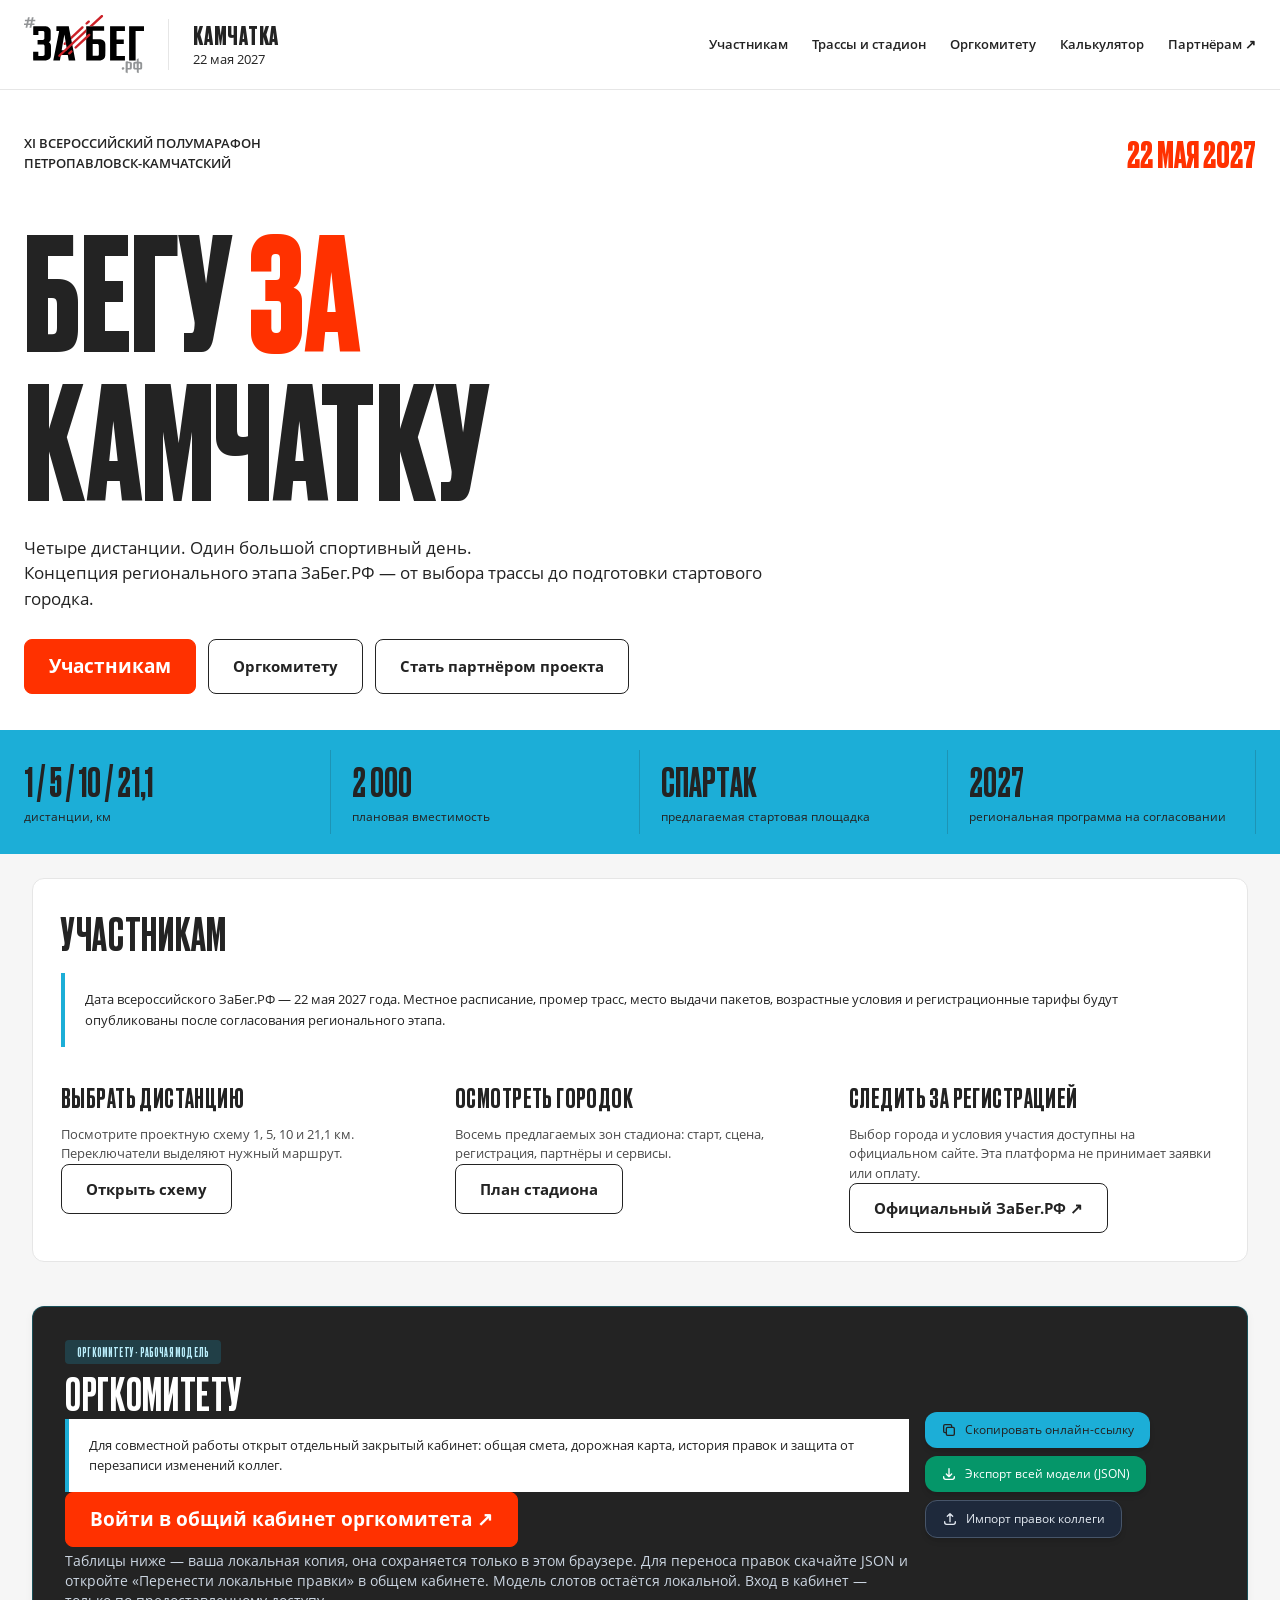
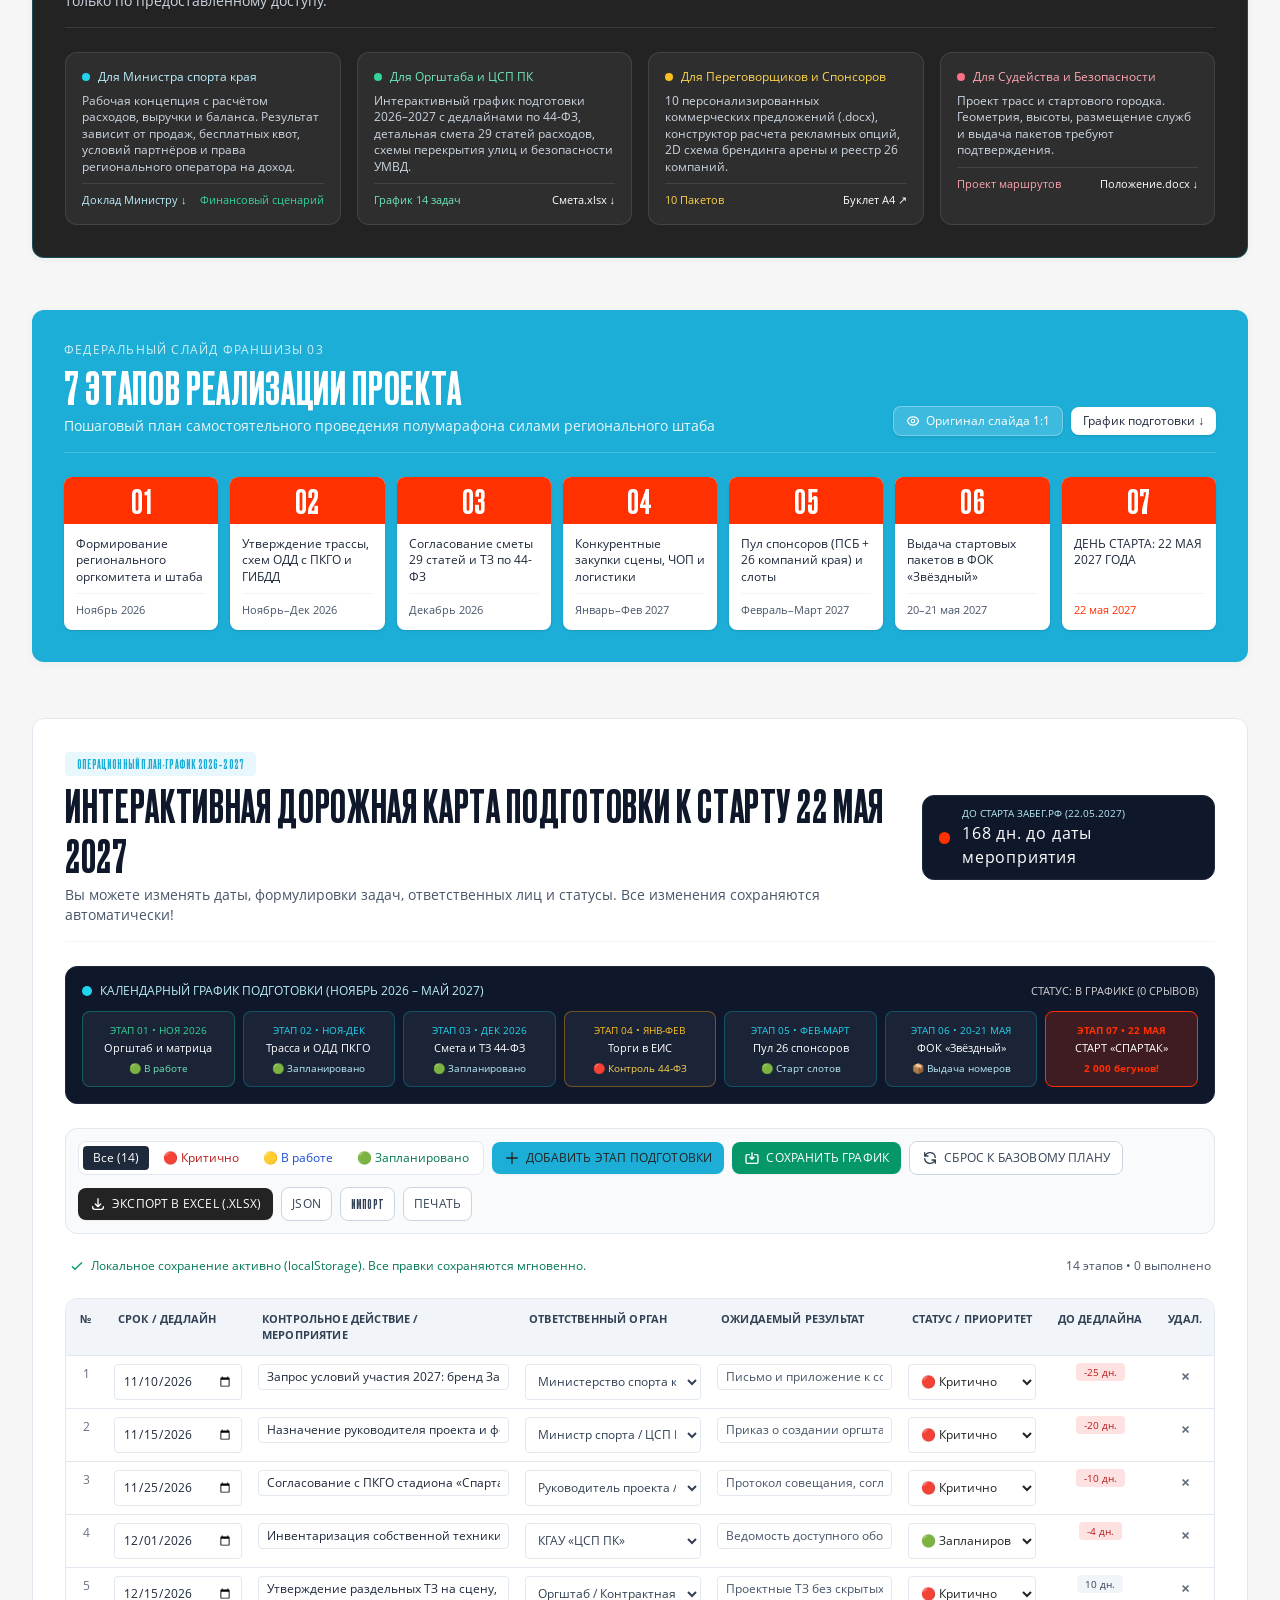
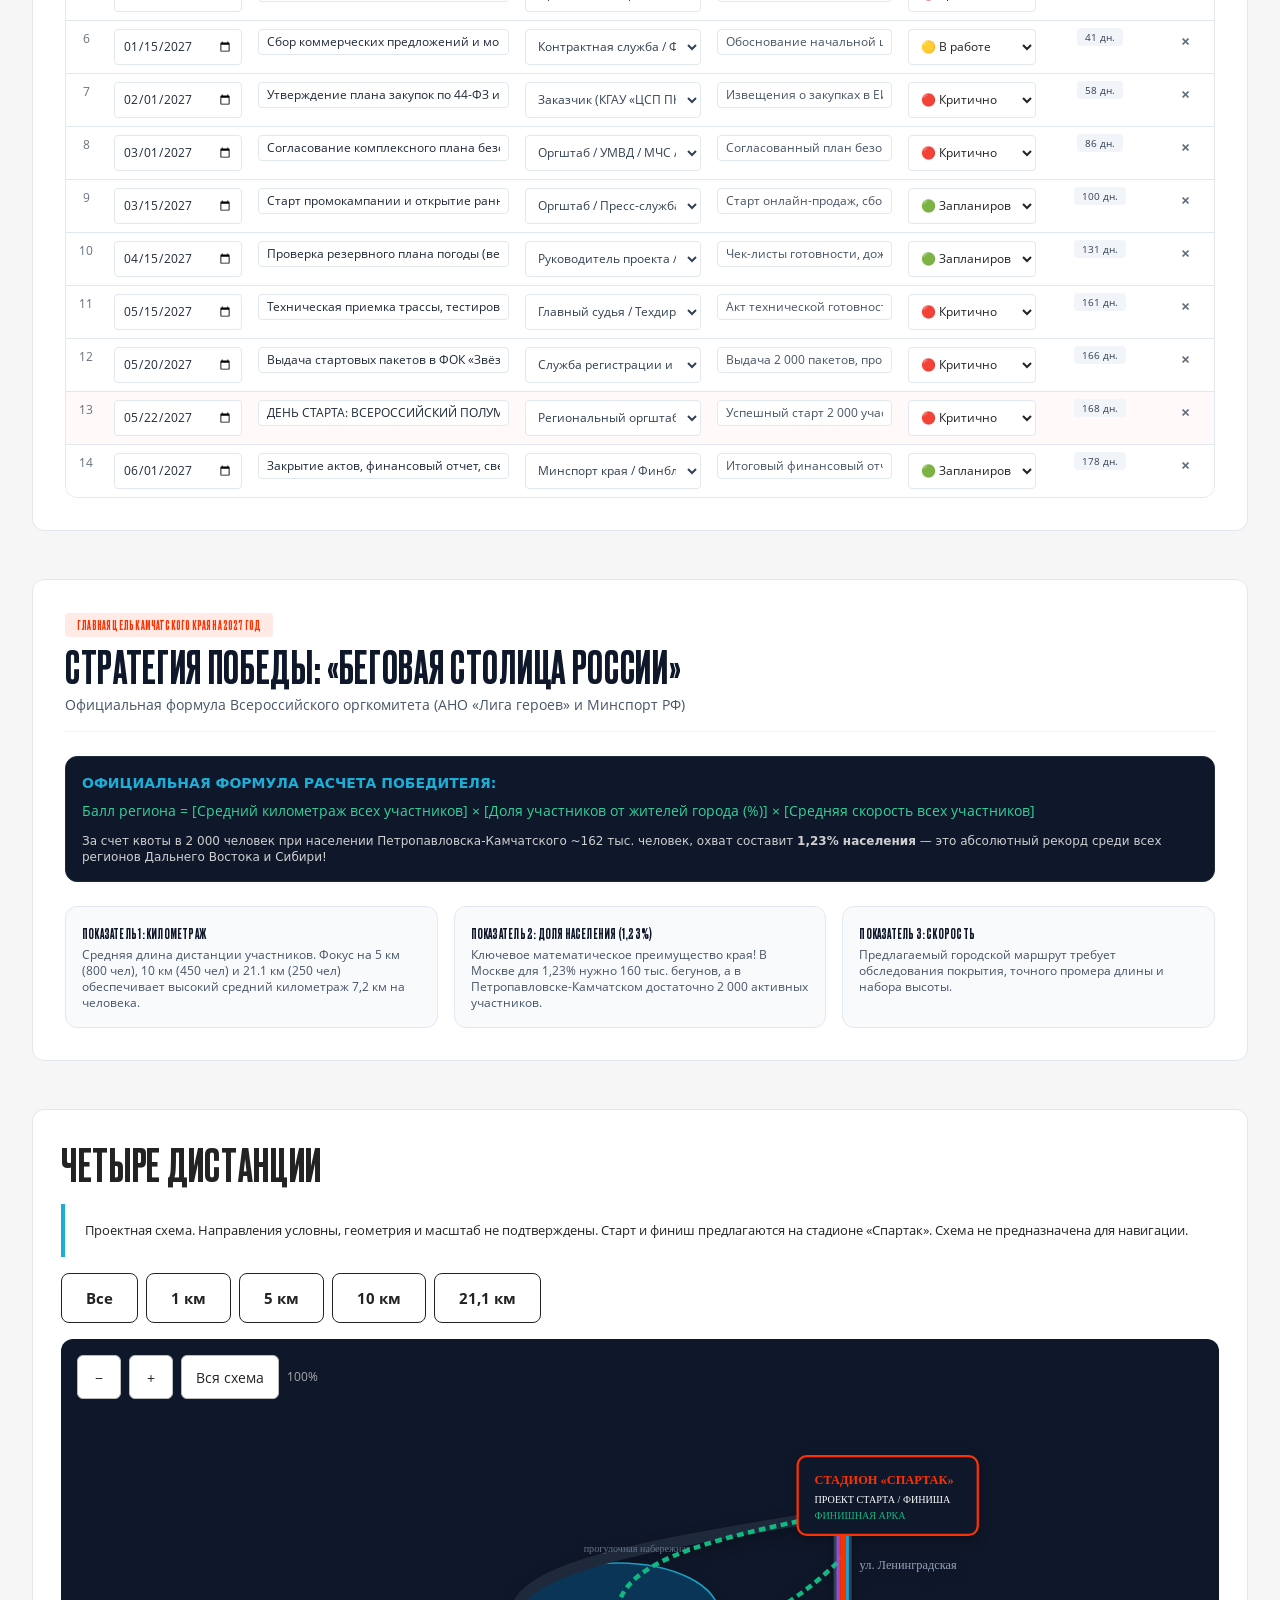
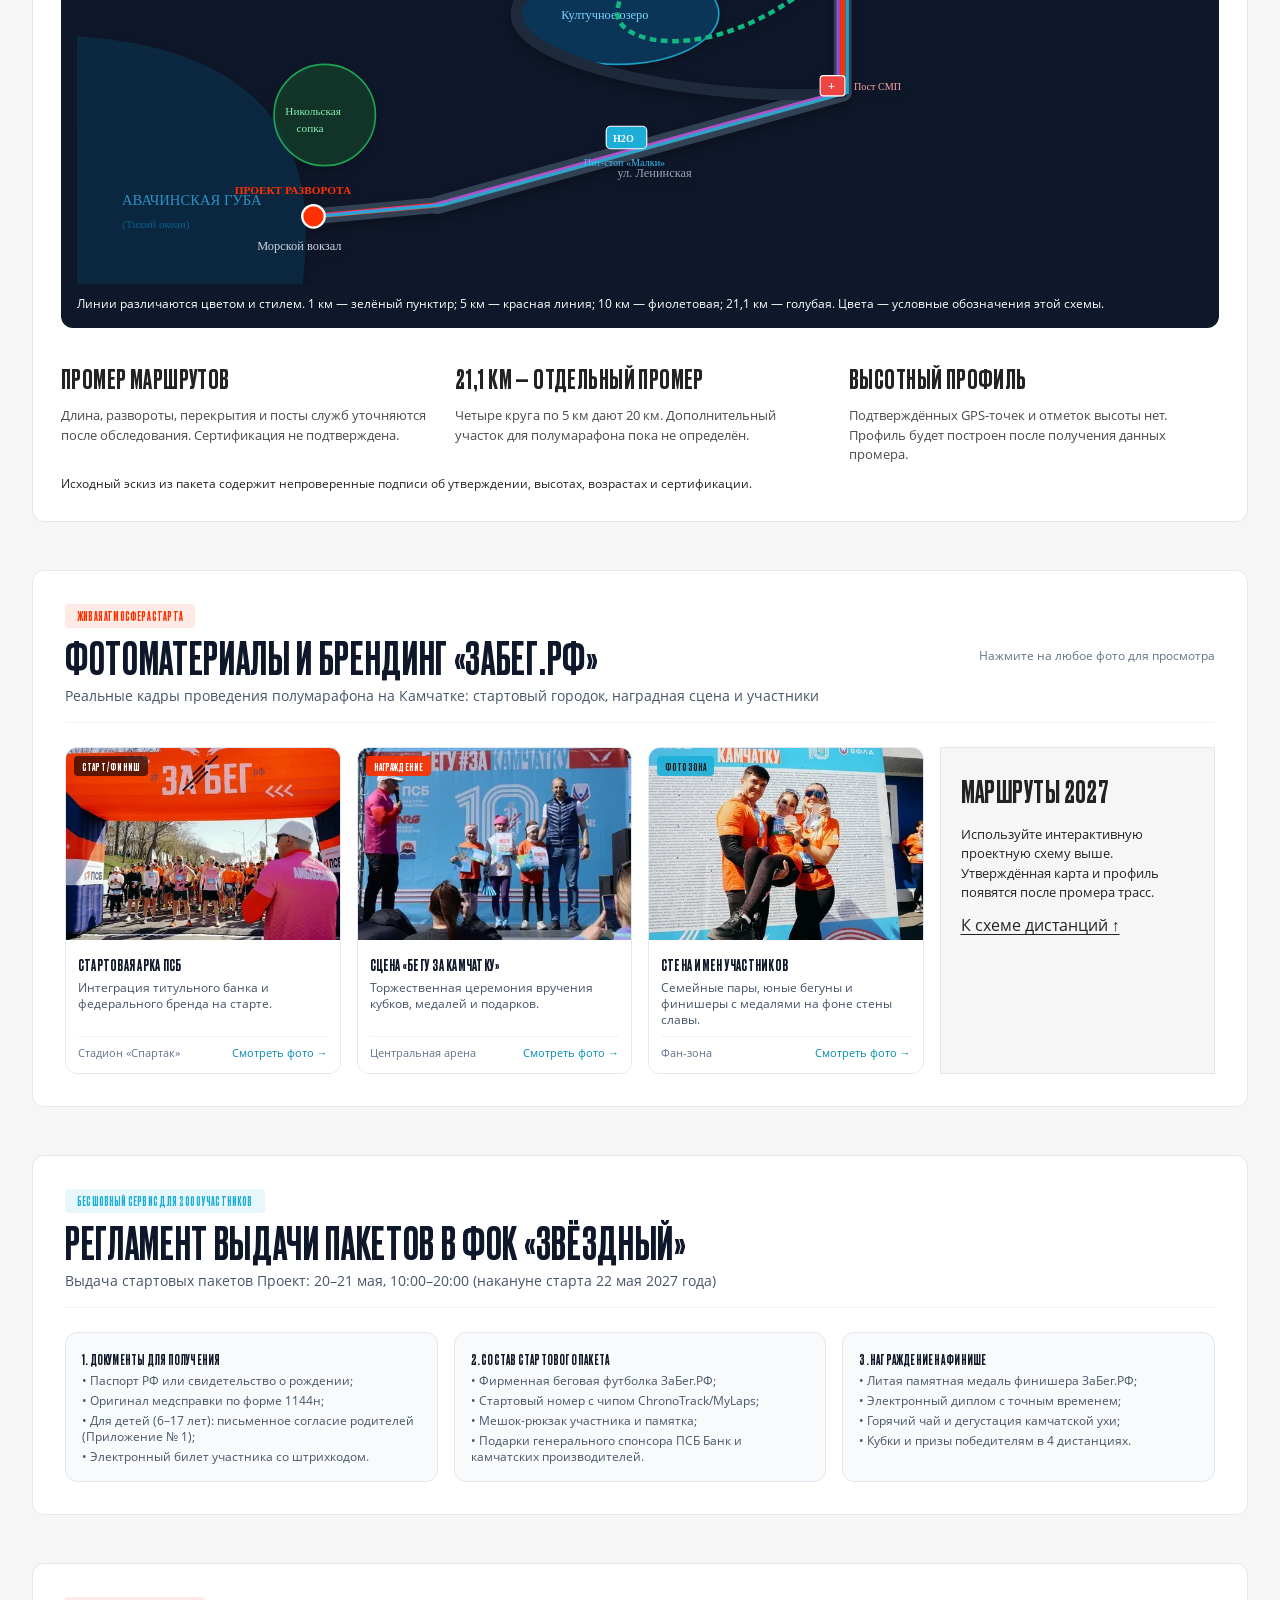
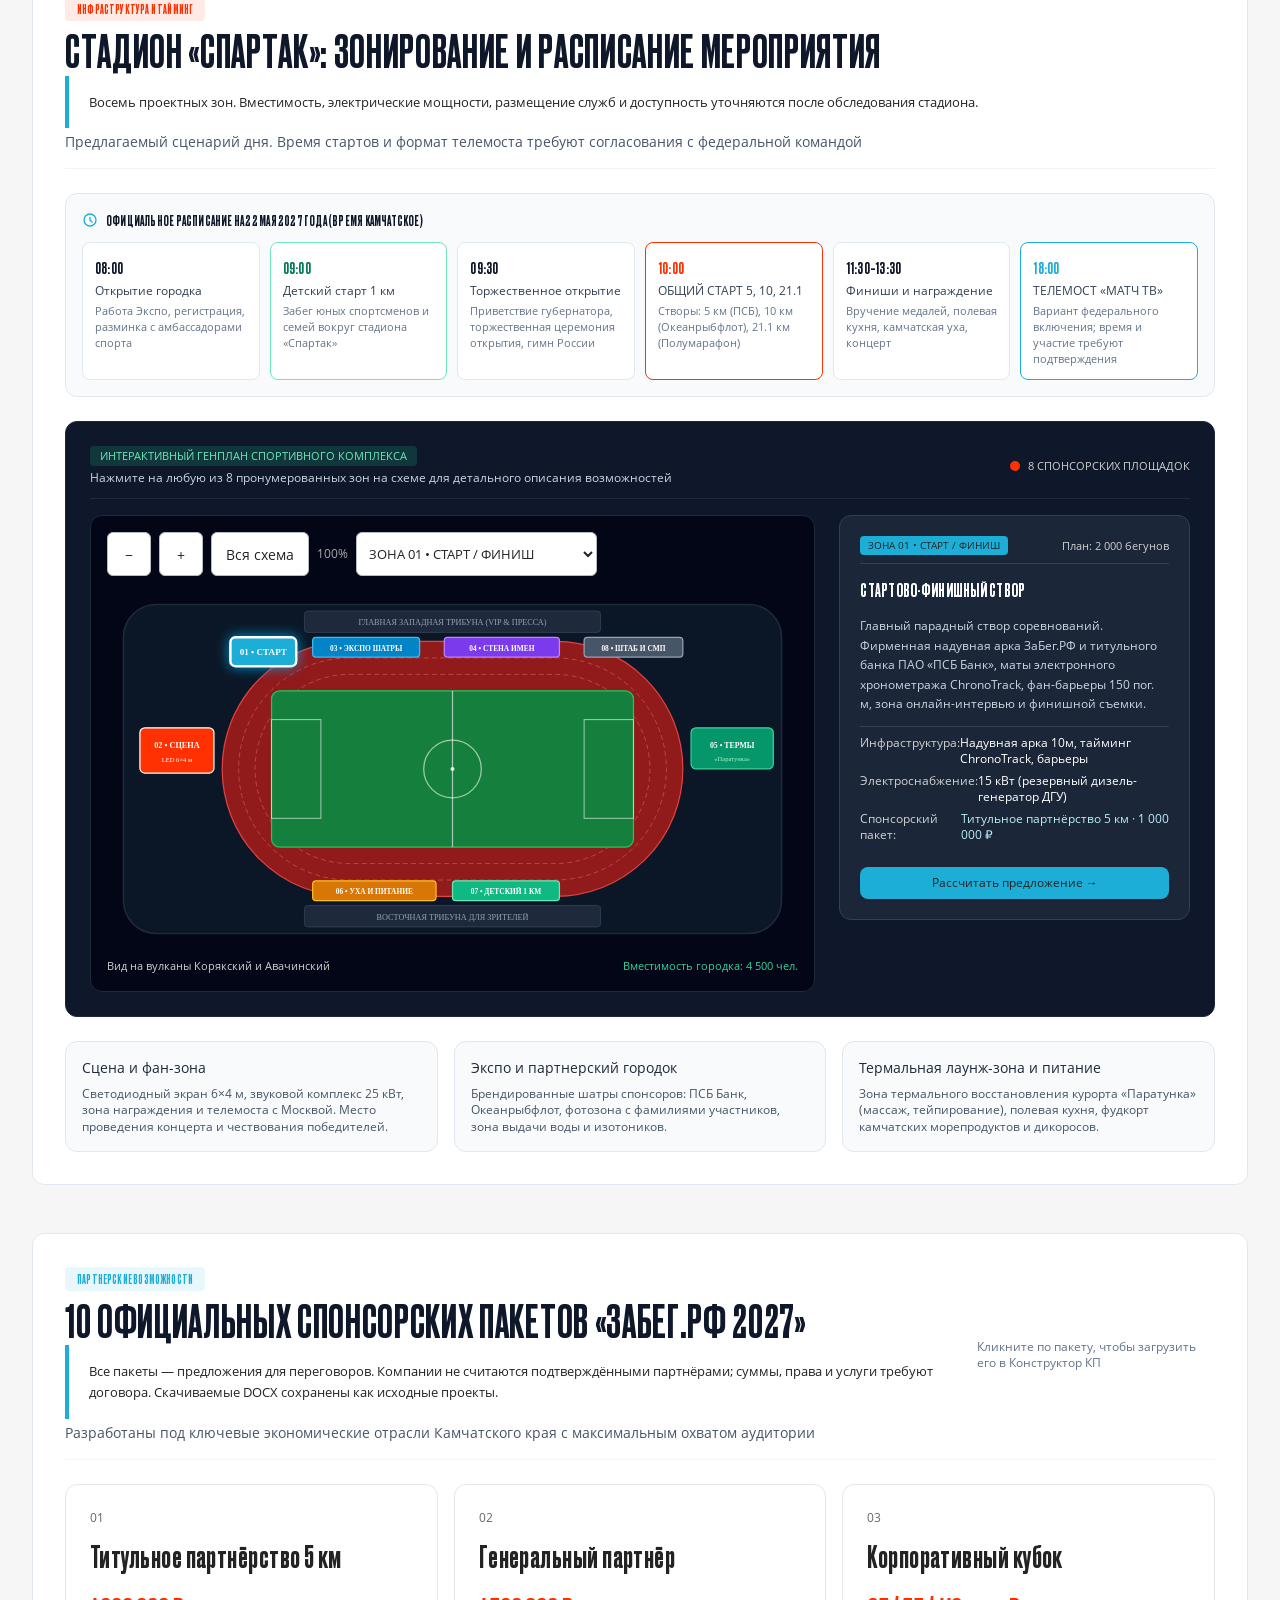
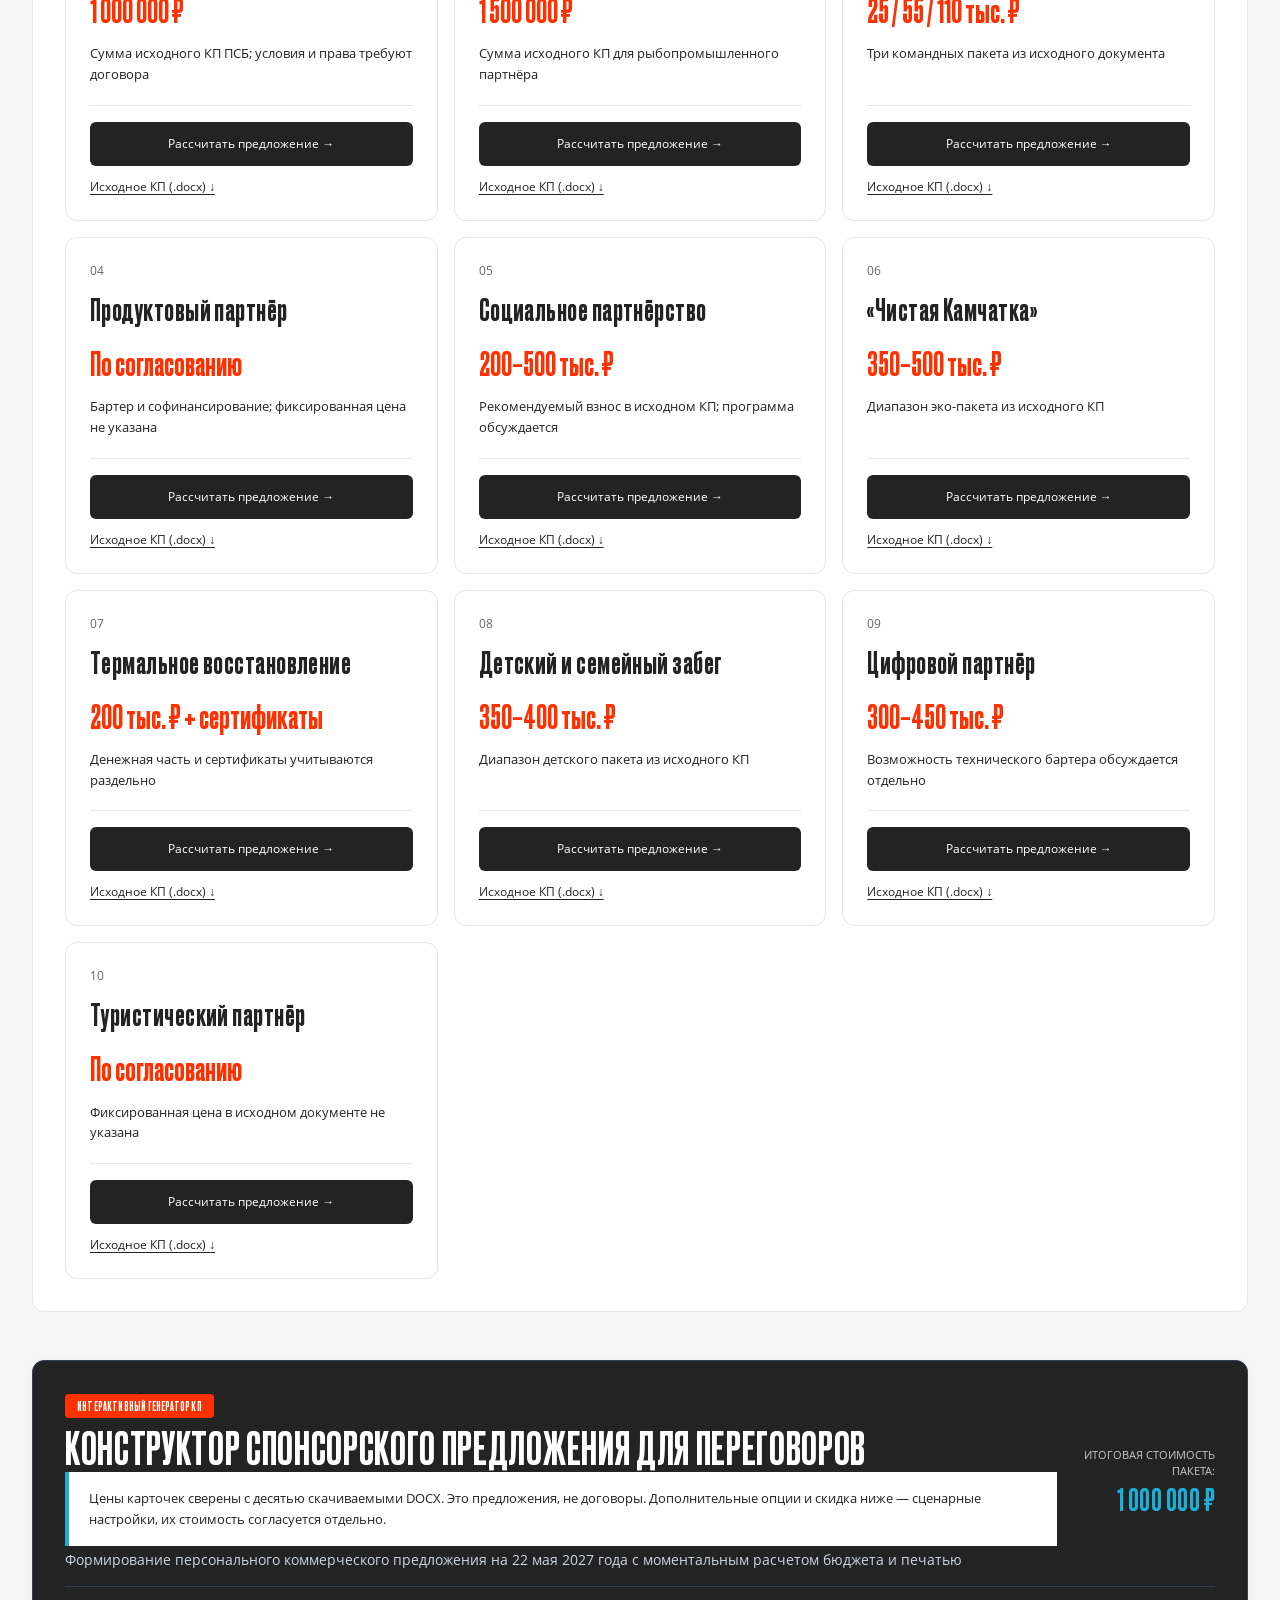
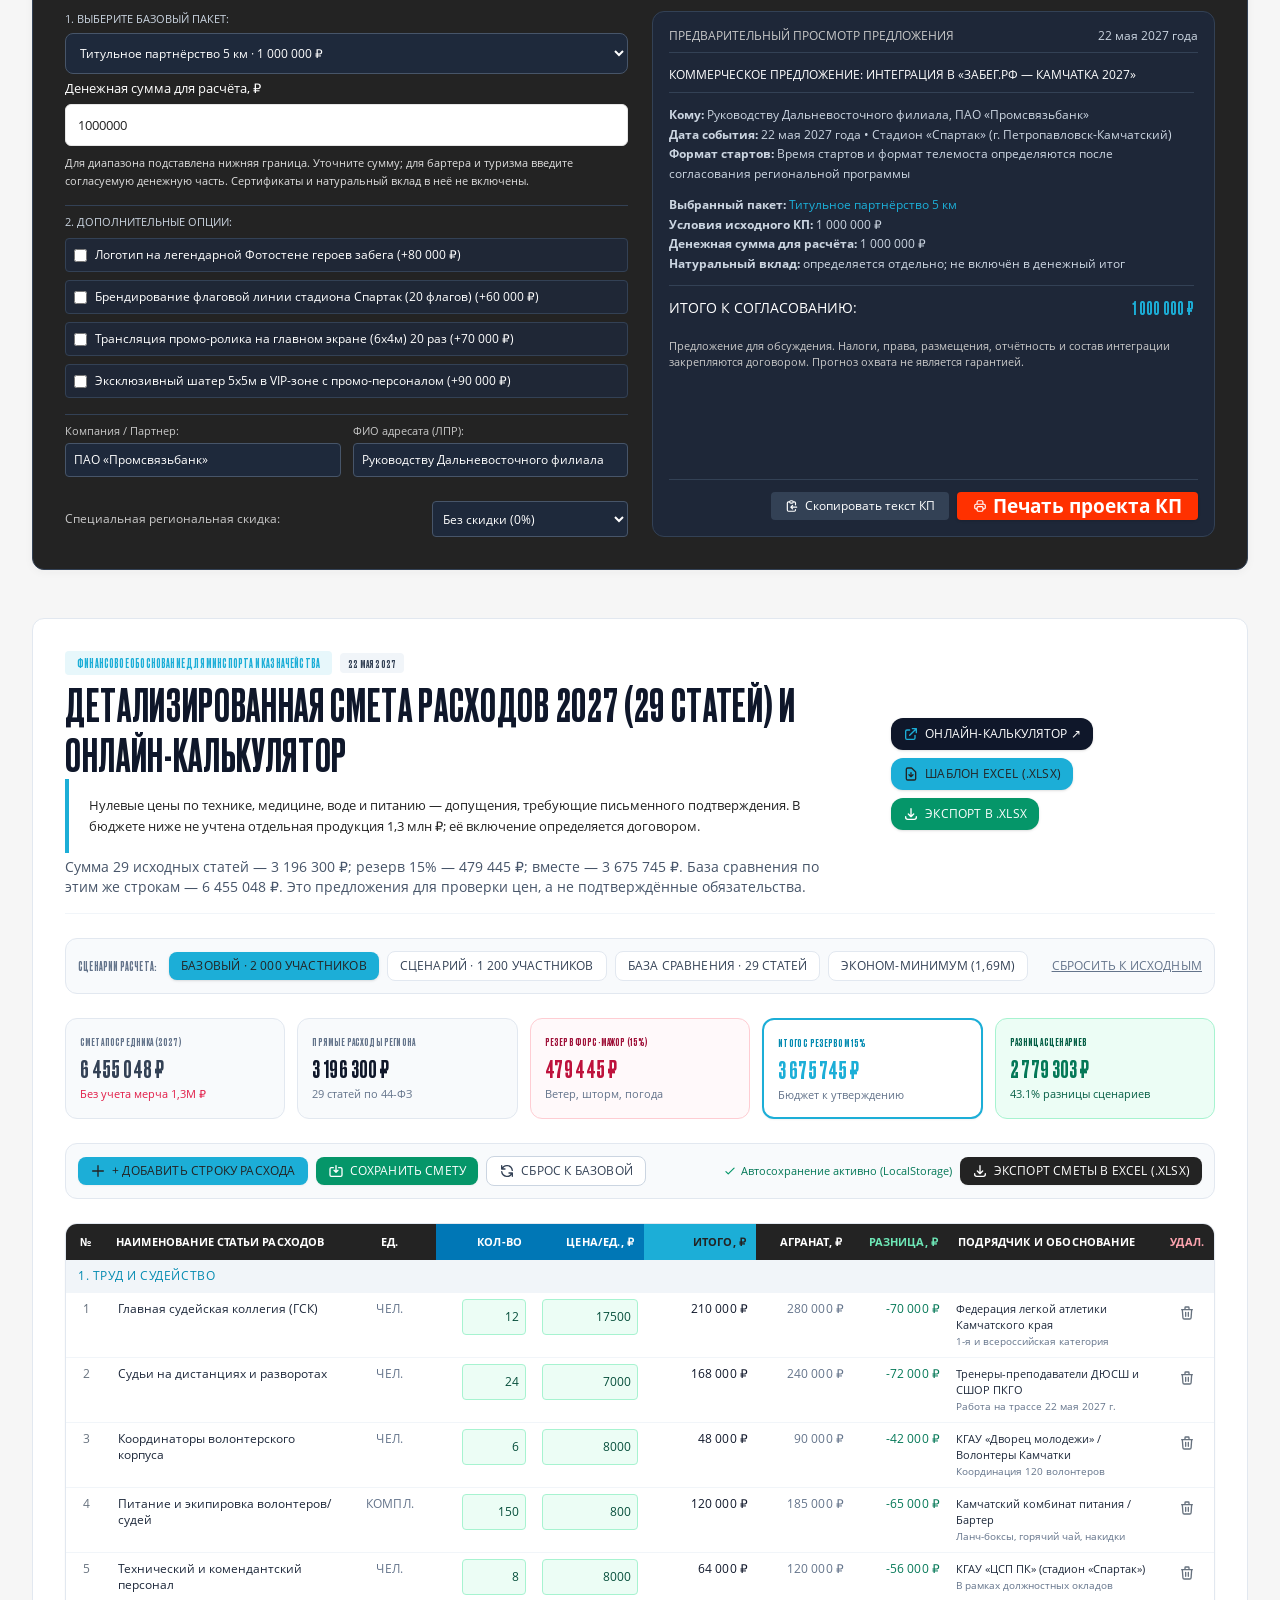
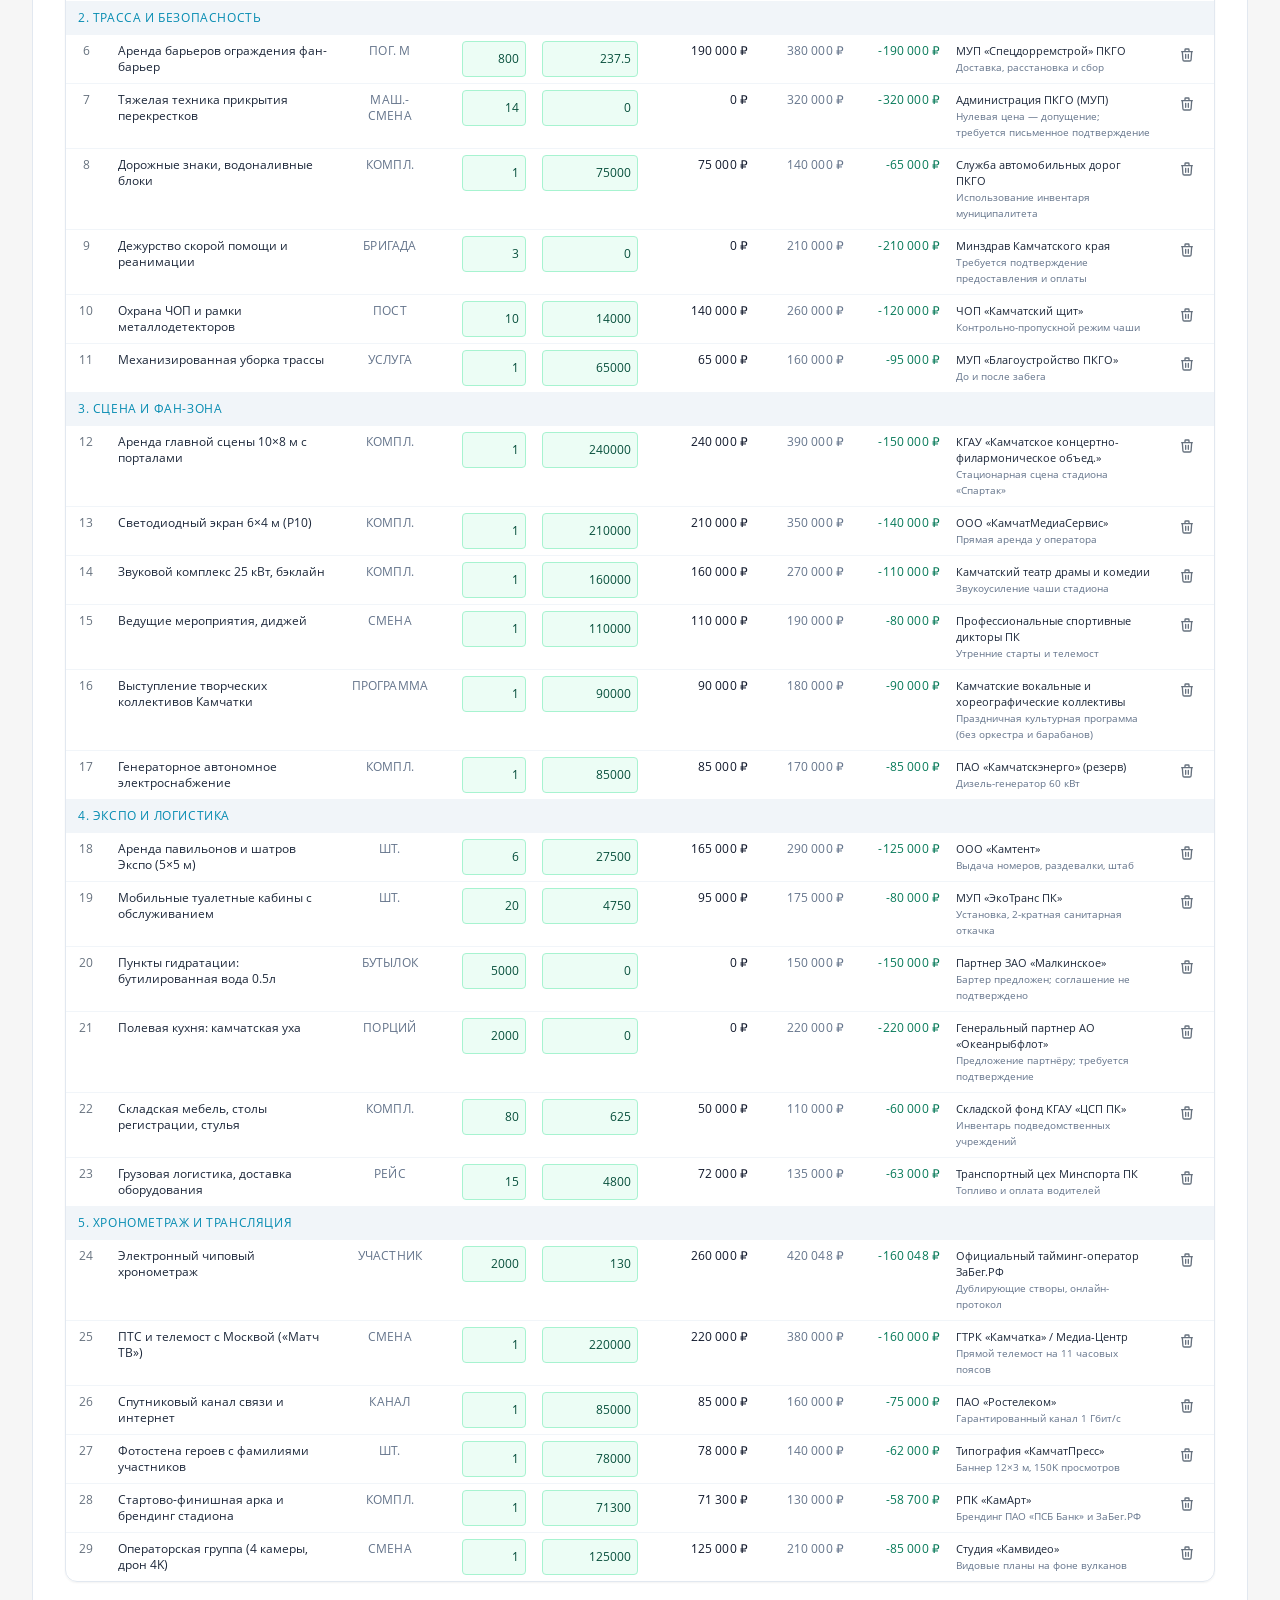
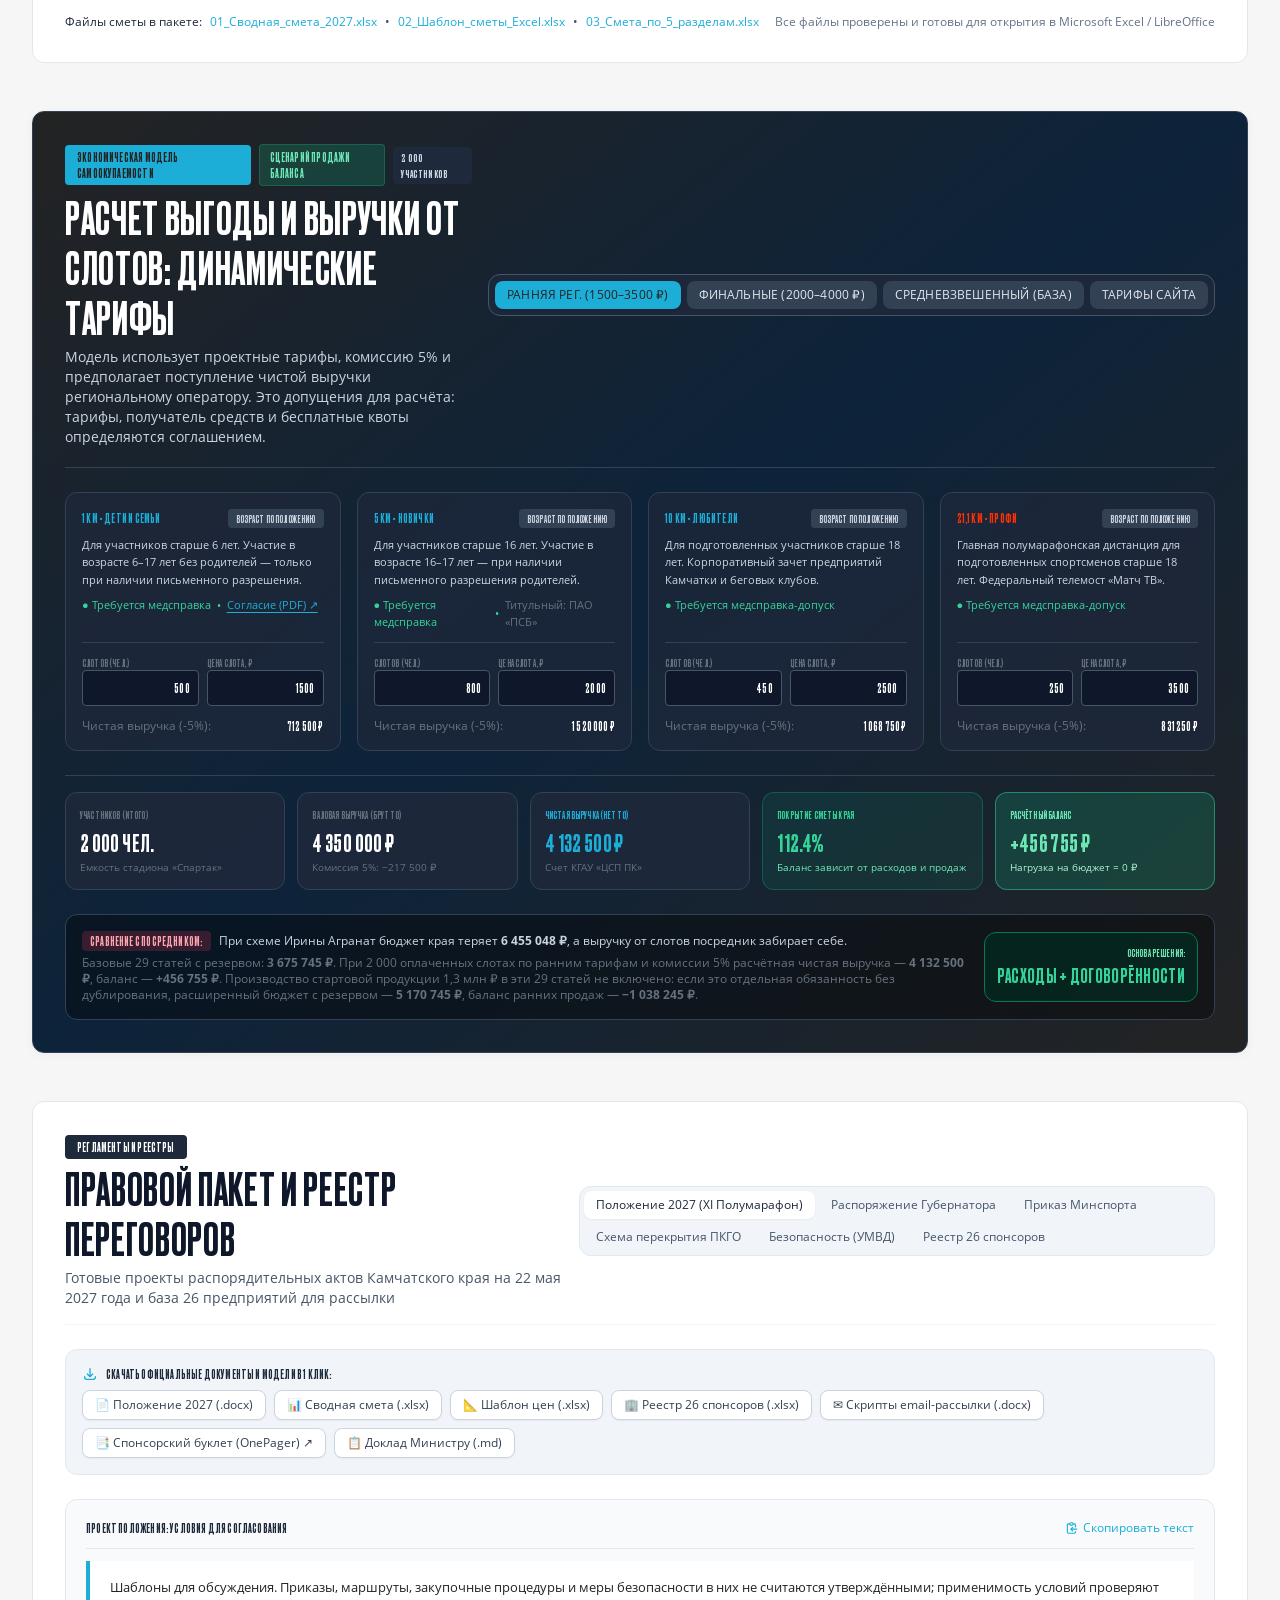
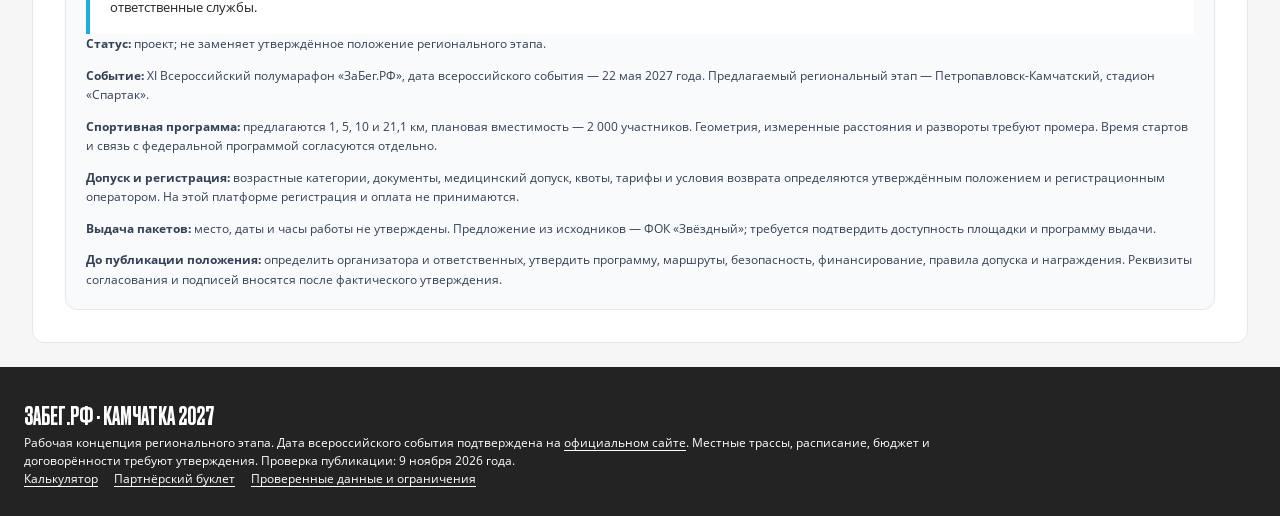
<file: index.html>
<!DOCTYPE html><html lang="ru"><head>
  <meta charset="UTF-8">
  <meta name="viewport" content="width=device-width, initial-scale=1.0">
  <title>«ЗаБег.РФ — Камчатка 2027» | Интерактивная онлайн-платформа, сметы, карты и спонсорские пакеты</title>
  <link rel="stylesheet" href="assets/utilities.css">


<link rel="stylesheet" href="assets/platform.css">
<link rel="stylesheet" href="assets/brand.css">
</head>
<body class="  antialiased selection:bg-[#ff3100] selection:text-white">

  <!-- ВЕРХНЯЯ ФИКСИРОВАННАЯ ПАНЕЛЬ НАВИГАЦИИ -->
  <a href="#hero" class="skip-link">К содержанию</a>
<header class="brand-header no-print">
  <a href="index.html" class="brand-logo" aria-label="ЗаБег.РФ — Камчатка, главная"><img src="assets/logo-zabeg.svg" alt="ЗаБег.РФ"><span class="brand-location"><strong>КАМЧАТКА</strong>22 мая 2027</span></a>
  <nav class="brand-nav" aria-label="Основная навигация"><a href="#participant-info">Участникам</a><a href="#interactive-map">Трассы и стадион</a><a href="#collaboration">Оргкомитету</a><a href="estimator.html">Калькулятор</a><a href="onepager.html">Партнёрам ↗</a></nav>
  <button class="brand-menu" id="mobileMenuBtn" aria-label="Открыть навигацию" aria-expanded="false" aria-controls="mobileMenu" onclick="toggleMobileMenu()"><span id="menuIconBars">☰</span><span id="menuIconClose" class="hidden">×</span></button>
  <nav id="mobileMenu" class="brand-mobile hidden" aria-label="Мобильная навигация"><a href="#participant-info" onclick="closeMobileMenu()">Участникам</a><a href="#interactive-map" onclick="closeMobileMenu()">Трассы</a><a href="#stadium-spaces" onclick="closeMobileMenu()">Стадион «Спартак»</a><a href="#collaboration" onclick="closeMobileMenu()">Оргкомитету</a><a href="#roadmap-editor" onclick="closeMobileMenu()">Дорожная карта</a><a href="estimator.html">Калькулятор</a><a href="onepager.html">Партнёрам</a></nav>
</header>


  <!-- СЕКЦИЯ 1: ГЛАВНЫЙ ЭКРАН И ПРИЗЫВ К ДЕЙСТВИЮ -->
  <section id="hero" class="brand-hero">
  <div class="hero-meta"><span>XI Всероссийский полумарафон<br>Петропавловск-Камчатский</span><span class="hero-date">22 МАЯ 2027</span></div>
  <h1>БЕГУ <span>ЗА</span><br>КАМЧАТКУ</h1>
  <p class="hero-description">Четыре дистанции. Один большой спортивный день.<br>Концепция регионального этапа ЗаБег.РФ — от выбора трассы до подготовки стартового городка.</p>
  <div class="hero-actions"><a class="brand-button primary" href="#participant-info">Участникам</a><a class="brand-button" href="#collaboration">Оргкомитету</a><a class="brand-button" href="onepager.html">Стать партнёром проекта</a></div>
  <div class="hero-strip"><div><strong>1 / 5 / 10 / 21,1</strong><small>дистанции, км</small></div><div><strong>2 000</strong><small>плановая вместимость</small></div><div><strong>СПАРТАК</strong><small>предлагаемая стартовая площадка</small></div><div><strong>2027</strong><small>региональная программа на согласовании</small></div></div>
</section>
<section id="participant-info" class="max-w-7xl mx-auto px-4 sm:px-6 lg:px-8 py-6">
  <div class="audience-panel"><h2>УЧАСТНИКАМ</h2><p class="section-intro">Дата всероссийского ЗаБег.РФ — 22 мая 2027 года. Местное расписание, промер трасс, место выдачи пакетов, возрастные условия и регистрационные тарифы будут опубликованы после согласования регионального этапа.</p>
    <div class="audience-grid"><div><h3>ВЫБРАТЬ ДИСТАНЦИЮ</h3><p>Посмотрите проектную схему 1, 5, 10 и 21,1 км. Переключатели выделяют нужный маршрут.</p><a class="brand-button" href="#interactive-map">Открыть схему</a></div><div><h3>ОСМОТРЕТЬ ГОРОДОК</h3><p>Восемь предлагаемых зон стадиона: старт, сцена, регистрация, партнёры и сервисы.</p><a class="brand-button" href="#stadium-spaces">План стадиона</a></div><div><h3>СЛЕДИТЬ ЗА РЕГИСТРАЦИЕЙ</h3><p>Выбор города и условия участия доступны на официальном сайте. Эта платформа не принимает заявки или оплату.</p><a class="brand-button" href="https://xn--80acghh.xn--p1ai/" target="_blank" rel="noopener noreferrer">Официальный ЗаБег.РФ ↗</a></div></div>
  </div>
</section>


  <!-- СЕКЦИЯ КОМАНДНОЙ ОНЛАЙН-РАБОТЫ И СИНХРОНИЗАЦИИ -->
  <section id="collaboration" class="max-w-7xl mx-auto px-4 sm:px-6 lg:px-8 py-5">
    <div class="bg-gradient-to-br from-[#232323] via-[#232323] to-[#232323] text-white rounded-2xl p-6 sm:p-8 shadow-xl border border-cyan-500/30 card-box space-y-6">

      <div class="flex flex-col md:flex-row md:items-center justify-between gap-4 pb-4 border-b border-white/10">
        <div>
          <span class="inline-flex items-center gap-1.5 px-3 py-1 rounded bg-[#1caed7]/20 text-cyan-300 font-condensed text-xs font-medium tracking-wider uppercase mb-1">
            ОРГКОМИТЕТУ · РАБОЧАЯ МОДЕЛЬ
          </span>
          <h2 class="text-2xl sm:text-3xl font-medium font-condensed uppercase tracking-tight text-white">ОРГКОМИТЕТУ</h2><p class="brand-note">Для совместной работы открыт отдельный закрытый кабинет: общая смета, дорожная карта, история правок и защита от перезаписи изменений коллег.</p><p><a class="brand-button primary" href="https://zabeg-kamchatka-2027-organizers.smirnpelageia85.chatgpt.site/">Войти в общий кабинет оргкомитета ↗</a></p>
          <p class="text-xs sm:text-sm text-slate-300 font-light mt-1">
            Таблицы ниже — ваша локальная копия, она сохраняется только в этом браузере. Для переноса правок скачайте JSON и откройте «Перенести локальные правки» в общем кабинете. Модель слотов остаётся локальной. Вход в кабинет — только по предоставленному доступу.
          </p>
        </div>
        <div class="flex flex-wrap items-center gap-2">
          <button onclick="copyShareableLink()" class="inline-flex items-center gap-2 px-4 py-2.5 rounded-xl bg-[#1caed7] hover:bg-[#009dc9] text-white text-xs font-medium transition shadow-md">
            <svg class="w-4 h-4" fill="none" stroke="currentColor" viewBox="0 0 24 24"><path stroke-linecap="round" stroke-linejoin="round" stroke-width="2" d="M8 16H6a2 2 0 01-2-2V6a2 2 0 012-2h8a2 2 0 012 2v2m-6 12h8a2 2 0 002-2v-8a2 2 0 00-2-2h-8a2 2 0 00-2 2v8a2 2 0 002 2z"></path></svg>
            <span id="copyLinkBtnText">Скопировать онлайн-ссылку</span>
          </button>
          <button onclick="exportFullProjectState()" class="inline-flex items-center gap-2 px-4 py-2.5 rounded-xl bg-emerald-600 hover:bg-emerald-700 text-white text-xs font-medium transition shadow-md">
            <svg class="w-4 h-4" fill="none" stroke="currentColor" viewBox="0 0 24 24"><path stroke-linecap="round" stroke-linejoin="round" stroke-width="2" d="M4 16v1a3 3 0 003 3h10a3 3 0 003-3v-1m-4-4l-4 4m0 0l-4-4m4 4V4"></path></svg>
            <span>Экспорт всей модели (JSON)</span>
          </button>
          <label class="inline-flex items-center gap-2 px-4 py-2.5 rounded-xl bg-slate-800 hover:bg-slate-700 text-slate-200 text-xs font-medium cursor-pointer border border-slate-600 transition shadow-md">
            <svg class="w-4 h-4" fill="none" stroke="currentColor" viewBox="0 0 24 24"><path stroke-linecap="round" stroke-linejoin="round" stroke-width="2" d="M4 16v1a3 3 0 003 3h10a3 3 0 003-3v-1m-4-8l-4-4m0 0L8 8m4-4v12"></path></svg>
            <span>Импорт правок коллеги</span>
            <input type="file" accept=".json" class="hidden" onchange="importFullProjectState(event)">
          </label>
        </div>
      </div>

      <!-- 4 КАРТОЧКИ СОВМЕСТНОЙ РАБОТЫ -->
      <div class="grid grid-cols-1 sm:grid-cols-2 lg:grid-cols-4 gap-4 text-xs font-light">
        <div class="p-4 bg-white/5 rounded-xl border border-white/10 space-y-2">
          <div class="flex items-center gap-2 text-cyan-300 font-medium">
            <span class="w-2 h-2 rounded-full bg-cyan-400"></span>
            <span>Для Министра спорта края</span>
          </div>
          <p class="text-slate-300 leading-snug">
            Рабочая концепция с расчётом расходов, выручки и баланса. Результат зависит от продаж, бесплатных квот, условий партнёров и права регионального оператора на доход.
          </p>
          <div class="pt-2 border-t border-white/10 flex items-center justify-between text-[11px]">
            <a href="doklad.md" download="" class="text-cyan-300 hover:underline" title="Исходный проект документа; условия требуют проверки и согласования">Доклад Министру ↓</a>
            <a href="#slots-model" class="text-emerald-400 font-medium">Финансовый сценарий</a>
          </div>
        </div>

        <div class="p-4 bg-white/5 rounded-xl border border-white/10 space-y-2">
          <div class="flex items-center gap-2 text-emerald-300 font-medium">
            <span class="w-2 h-2 rounded-full bg-emerald-400"></span>
            <span>Для Оргштаба и ЦСП ПК</span>
          </div>
          <p class="text-slate-300 leading-snug">
            Интерактивный график подготовки 2026–2027 с дедлайнами по 44-ФЗ, детальная смета 29 статей расходов, схемы перекрытия улиц и безопасности УМВД.
          </p>
          <div class="pt-2 border-t border-white/10 flex items-center justify-between text-[11px]">
            <a href="#roadmap-editor" class="text-emerald-300 hover:underline">График 14 задач</a>
            <a href="smeta.xlsx" download="" class="text-white hover:underline" title="Исходный проект документа; условия требуют проверки и согласования">Смета.xlsx ↓</a>
          </div>
        </div>

        <div class="p-4 bg-white/5 rounded-xl border border-white/10 space-y-2">
          <div class="flex items-center gap-2 text-amber-300 font-medium">
            <span class="w-2 h-2 rounded-full bg-amber-400"></span>
            <span>Для Переговорщиков и Спонсоров</span>
          </div>
          <p class="text-slate-300 leading-snug">
            10 персонализированных коммерческих предложений (.docx), конструктор расчета рекламных опций, 2D схема брендинга арены и реестр 26 компаний.
          </p>
          <div class="pt-2 border-t border-white/10 flex items-center justify-between text-[11px]">
            <a href="#sponsor-packages" class="text-amber-300 hover:underline">10 Пакетов</a>
            <a href="onepager.html" target="_blank" class="text-white hover:underline">Буклет A4 ↗</a>
          </div>
        </div>

        <div class="p-4 bg-white/5 rounded-xl border border-white/10 space-y-2">
          <div class="flex items-center gap-2 text-rose-300 font-medium">
            <span class="w-2 h-2 rounded-full bg-rose-400"></span>
            <span>Для Судейства и Безопасности</span>
          </div>
          <p class="text-slate-300 leading-snug">
            Проект трасс и стартового городка. Геометрия, высоты, размещение служб и выдача пакетов требуют подтверждения.
          </p>
          <div class="pt-2 border-t border-white/10 flex items-center justify-between text-[11px]">
            <a href="#interactive-map" class="text-rose-300 hover:underline">Проект маршрутов</a>
            <a href="polozhenie.docx" download="" class="text-white hover:underline" title="Исходный проект документа; условия требуют проверки и согласования">Положение.docx ↓</a>
          </div>
        </div>
      </div>

    </div>
  </section>

  <!-- СЕКЦИЯ 2: 7 ЭТАПОВ РЕАЛИЗАЦИИ ПРОЕКТА -->
  <section id="slide-stages" class="max-w-7xl mx-auto px-4 sm:px-6 lg:px-8 py-8">
    <div class="bg-[#1caed7] text-white p-6 sm:p-8 rounded-2xl shadow-xl relative overflow-hidden">

      <div class="flex flex-col md:flex-row md:items-end justify-between gap-4 mb-6 pb-4 border-b border-white/20">
        <div>
          <div class="text-xs font-medium uppercase tracking-widest text-white/80">ФЕДЕРАЛЬНЫЙ СЛАЙД ФРАНШИЗЫ 03</div>
          <h2 class="text-2xl sm:text-4xl font-medium font-condensed tracking-tight uppercase text-white mt-1">
            7 ЭТАПОВ РЕАЛИЗАЦИИ ПРОЕКТА
          </h2>
          <div class="text-xs sm:text-sm text-white/90 font-light mt-1">
            Пошаговый план самостоятельного проведения полумарафона силами регионального штаба
          </div>
        </div>
        <div class="flex items-center gap-2">
          <button onclick="openPhotoModal('./images/slide_stages_integration.png', 'Слайд этапов подготовки из исходников', 'Слайд из исходного пакета: 7 этапов самостоятельной реализации полумарафона силами регионального организационного комитета на 22 мая 2027 года.')" class="inline-flex items-center gap-1.5 px-3 py-1.5 bg-white/15 hover:bg-white/25 text-white border border-white/30 rounded-lg text-xs font-medium transition shadow">
            <svg class="w-3.5 h-3.5" fill="none" stroke="currentColor" viewBox="0 0 24 24"><path stroke-linecap="round" stroke-linejoin="round" stroke-width="2" d="M15 12a3 3 0 11-6 0 3 3 0 016 0z"></path><path stroke-linecap="round" stroke-linejoin="round" stroke-width="2" d="M2.458 12C3.732 7.943 7.523 5 12 5c4.478 0 8.268 2.943 9.542 7-1.274 4.057-5.064 7-9.542 7-4.477 0-8.268-2.943-9.542-7z"></path></svg>
            <span>Оригинал слайда 1:1</span>
          </button>
          <a href="#roadmap-editor" class="inline-flex items-center gap-1.5 px-3 py-1.5 bg-white text-slate-800 rounded-lg text-xs font-medium hover:bg-slate-100 transition shadow">
            <span>График подготовки ↓</span>
          </a>
        </div>
      </div>

      <!-- Сетка 7 этапов -->
      <div class="grid grid-cols-1 sm:grid-cols-2 md:grid-cols-4 lg:grid-cols-7 gap-3">

        <!-- 01 -->
        <div class="bg-white rounded-lg overflow-hidden shadow flex flex-col justify-between text-slate-800">
          <div class="stage-card-header">01</div>
          <div class="p-3 text-xs flex-grow flex flex-col justify-between space-y-2">
            <p class="font-normal text-slate-800 leading-snug">Формирование регионального оргкомитета и штаба</p>
            <div class="pt-2 border-t border-slate-100 font-medium text-slate-600 text-[11px]">Ноябрь 2026</div>
          </div>
        </div>

        <!-- 02 -->
        <div class="bg-white rounded-lg overflow-hidden shadow flex flex-col justify-between text-slate-800">
          <div class="stage-card-header">02</div>
          <div class="p-3 text-xs flex-grow flex flex-col justify-between space-y-2">
            <p class="font-normal text-slate-800 leading-snug">Утверждение трассы, схем ОДД с ПКГО и ГИБДД</p>
            <div class="pt-2 border-t border-slate-100 font-medium text-slate-600 text-[11px]">Ноябрь–Дек 2026</div>
          </div>
        </div>

        <!-- 03 -->
        <div class="bg-white rounded-lg overflow-hidden shadow flex flex-col justify-between text-slate-800">
          <div class="stage-card-header">03</div>
          <div class="p-3 text-xs flex-grow flex flex-col justify-between space-y-2">
            <p class="font-normal text-slate-800 leading-snug">Согласование сметы 29 статей и ТЗ по 44-ФЗ</p>
            <div class="pt-2 border-t border-slate-100 font-medium text-slate-600 text-[11px]">Декабрь 2026</div>
          </div>
        </div>

        <!-- 04 -->
        <div class="bg-white rounded-lg overflow-hidden shadow flex flex-col justify-between text-slate-800">
          <div class="stage-card-header">04</div>
          <div class="p-3 text-xs flex-grow flex flex-col justify-between space-y-2">
            <p class="font-normal text-slate-800 leading-snug">Конкурентные закупки сцены, ЧОП и логистики</p>
            <div class="pt-2 border-t border-slate-100 font-medium text-slate-600 text-[11px]">Январь–Фев 2027</div>
          </div>
        </div>

        <!-- 05 -->
        <div class="bg-white rounded-lg overflow-hidden shadow flex flex-col justify-between text-slate-800">
          <div class="stage-card-header">05</div>
          <div class="p-3 text-xs flex-grow flex flex-col justify-between space-y-2">
            <p class="font-normal text-slate-800 leading-snug">Пул спонсоров (ПСБ + 26 компаний края) и слоты</p>
            <div class="pt-2 border-t border-slate-100 font-medium text-slate-600 text-[11px]">Февраль–Март 2027</div>
          </div>
        </div>

        <!-- 06 -->
        <div class="bg-white rounded-lg overflow-hidden shadow flex flex-col justify-between text-slate-800">
          <div class="stage-card-header">06</div>
          <div class="p-3 text-xs flex-grow flex flex-col justify-between space-y-2">
            <p class="font-normal text-slate-800 leading-snug">Выдача стартовых пакетов в ФОК «Звёздный»</p>
            <div class="pt-2 border-t border-slate-100 font-medium text-slate-600 text-[11px]">20–21 мая 2027</div>
          </div>
        </div>

        <!-- 07 -->
        <div class="bg-white rounded-lg overflow-hidden shadow flex flex-col justify-between text-slate-800">
          <div class="stage-card-header !bg-[#ff3100]">07</div>
          <div class="p-3 text-xs flex-grow flex flex-col justify-between space-y-2">
            <p class="font-normal text-slate-800 leading-snug font-medium text-[#ff3100]">ДЕНЬ СТАРТА: 22 МАЯ 2027 ГОДА</p>
            <div class="pt-2 border-t border-slate-100 font-medium text-[#ff3100] text-[11px]">22 мая 2027</div>
          </div>
        </div>

      </div>

    </div>
  </section>

  <!-- СЕКЦИЯ 2B: ИНТЕРАКТИВНЫЙ ГРАФИК ПОДГОТОВКИ (РЕДАКТИРОВАНИЕ, СОХРАНЕНИЕ, ЭКСПОРТ) -->
  <section id="roadmap-editor" class="max-w-7xl mx-auto px-4 sm:px-6 lg:px-8 py-6">
    <div class="bg-white rounded-2xl p-6 sm:p-8 shadow-sm border border-slate-200 card-box space-y-6">

      <!-- Заголовок и панель управления -->
      <div class="flex flex-col md:flex-row md:items-center justify-between gap-4 pb-4 border-b border-slate-100">
        <div>
          <span class="inline-flex items-center gap-1.5 px-3 py-1 rounded bg-[#1caed7]/10 text-[#1caed7] font-condensed text-xs font-medium tracking-wider uppercase mb-1">
            ОПЕРАЦИОННЫЙ ПЛАН-ГРАФИК 2026–2027
          </span>
          <h2 class="text-2xl sm:text-3xl font-medium font-condensed uppercase tracking-tight text-slate-900">
            ИНТЕРАКТИВНАЯ ДОРОЖНАЯ КАРТА ПОДГОТОВКИ К СТАРТУ 22 МАЯ 2027
          </h2>
          <p class="text-xs sm:text-sm text-slate-600 font-light mt-1">
            Вы можете изменять даты, формулировки задач, ответственных лиц и статусы. Все изменения сохраняются автоматически!
          </p>
        </div>

        <!-- Таймер обратного отсчета до старта 22 мая 2027 -->
        <div class="bg-slate-900 text-white px-4 py-2.5 rounded-xl border border-slate-800 flex items-center gap-3">
          <div class="w-3 h-3 rounded-full bg-[#ff3100] animate-ping"></div>
          <div>
            <div class="text-[10px] font-mono text-cyan-300 uppercase">До старта ЗаБег.РФ (22.05.2027)</div>
            <div id="countdownTimer" class="text-sm sm:text-base font-mono font-medium text-white tracking-wider">
              ...
            </div>
          </div>
        </div>
      </div>


      <!-- ИНТЕРАКТИВНЫЙ ВИЗУАЛЬНЫЙ ТАЙМЛАЙН 7 ЭТАПОВ ПОДГОТОВКИ -->
      <div class="p-4 bg-slate-900 text-white rounded-xl border border-slate-800 space-y-3">
        <div class="flex flex-col sm:flex-row sm:items-center justify-between gap-2 text-xs">
          <div class="flex items-center gap-2">
            <span class="w-2.5 h-2.5 rounded-full bg-cyan-400 animate-pulse"></span>
            <span class="font-mono text-cyan-200">КАЛЕНДАРНЫЙ ГРАФИК ПОДГОТОВКИ (НОЯБРЬ 2026 – МАЙ 2027)</span>
          </div>
          <div class="flex items-center gap-2 text-[11px] text-slate-400 font-mono">
            <span>СТАТУС: В ГРАФИКЕ (0 СРЫВОВ)</span>
          </div>
        </div>
        <div class="grid grid-cols-2 sm:grid-cols-4 lg:grid-cols-7 gap-2 text-center text-xs font-light">
          <div class="p-2.5 rounded-lg bg-slate-800/80 border border-emerald-500/40">
            <div class="text-[10px] text-emerald-400 font-mono">ЭТАП 01 • НОЯ 2026</div>
            <div class="font-medium text-white text-[11px] mt-0.5">Оргштаб и матрица</div>
            <div class="text-[10px] text-emerald-300 mt-1">🟢 В работе</div>
          </div>
          <div class="p-2.5 rounded-lg bg-slate-800/80 border border-cyan-500/30">
            <div class="text-[10px] text-cyan-400 font-mono">ЭТАП 02 • НОЯ-ДЕК</div>
            <div class="font-medium text-white text-[11px] mt-0.5">Трасса и ОДД ПКГО</div>
            <div class="text-[10px] text-cyan-300 mt-1">🟢 Запланировано</div>
          </div>
          <div class="p-2.5 rounded-lg bg-slate-800/80 border border-cyan-500/30">
            <div class="text-[10px] text-cyan-400 font-mono">ЭТАП 03 • ДЕК 2026</div>
            <div class="font-medium text-white text-[11px] mt-0.5">Смета и ТЗ 44-ФЗ</div>
            <div class="text-[10px] text-cyan-300 mt-1">🟢 Запланировано</div>
          </div>
          <div class="p-2.5 rounded-lg bg-slate-800/80 border border-amber-500/40">
            <div class="text-[10px] text-amber-400 font-mono">ЭТАП 04 • ЯНВ-ФЕВ</div>
            <div class="font-medium text-white text-[11px] mt-0.5">Торги в ЕИС</div>
            <div class="text-[10px] text-amber-300 mt-1">🔴 Контроль 44-ФЗ</div>
          </div>
          <div class="p-2.5 rounded-lg bg-slate-800/80 border border-cyan-500/30">
            <div class="text-[10px] text-cyan-400 font-mono">ЭТАП 05 • ФЕВ-МАРТ</div>
            <div class="font-medium text-white text-[11px] mt-0.5">Пул 26 спонсоров</div>
            <div class="text-[10px] text-cyan-300 mt-1">🟢 Старт слотов</div>
          </div>
          <div class="p-2.5 rounded-lg bg-slate-800/80 border border-cyan-500/30">
            <div class="text-[10px] text-cyan-400 font-mono">ЭТАП 06 • 20-21 МАЯ</div>
            <div class="font-medium text-white text-[11px] mt-0.5">ФОК «Звёздный»</div>
            <div class="text-[10px] text-cyan-300 mt-1">📦 Выдача номеров</div>
          </div>
          <div class="p-2.5 rounded-lg bg-[#ff3100]/20 border border-[#ff3100]">
            <div class="text-[10px] text-[#ff3100] font-mono font-bold">ЭТАП 07 • 22 МАЯ</div>
            <div class="font-medium text-white text-[11px] mt-0.5">СТАРТ «СПАРТАК»</div>
            <div class="text-[10px] text-[#ff3100] mt-1 font-bold">2 000 бегунов!</div>
          </div>
        </div>
      </div>

      <!-- Кнопки управления и действий с дорожной картой -->
      <div class="flex flex-wrap items-center justify-between gap-3 p-3 bg-slate-50 rounded-xl border border-slate-200">

        <div class="flex flex-wrap items-center gap-2">
          <!-- Фильтры статусов задач -->
          <div class="flex items-center gap-1 bg-white p-1 rounded-lg border border-slate-200 text-xs">
            <button onclick="filterRoadmap('all')" id="rf_all" class="px-2.5 py-1 rounded bg-slate-800 text-white font-medium">Все (14)</button>
            <button onclick="filterRoadmap('critical')" id="rf_critical" class="px-2.5 py-1 rounded text-red-700 hover:bg-red-50">🔴 Критично</button>
            <button onclick="filterRoadmap('in_progress')" id="rf_in_progress" class="px-2.5 py-1 rounded text-blue-700 hover:bg-blue-50">🟡 В работе</button>
            <button onclick="filterRoadmap('planned')" id="rf_planned" class="px-2.5 py-1 rounded text-emerald-700 hover:bg-emerald-50">🟢 Запланировано</button>
          </div>
          <button onclick="addRoadmapMilestone()" class="inline-flex items-center gap-1.5 px-3 py-2 rounded-lg bg-[#1caed7] hover:bg-[#008ac7] text-white font-condensed font-medium text-xs uppercase tracking-wider transition shadow-sm">
            <svg class="w-4 h-4" fill="none" stroke="currentColor" viewBox="0 0 24 24"><path stroke-linecap="round" stroke-linejoin="round" stroke-width="2" d="M12 4v16m8-8H4"></path></svg>
            Добавить этап подготовки
          </button>

          <button onclick="saveRoadmapManual()" class="inline-flex items-center gap-1.5 px-3 py-2 rounded-lg bg-emerald-600 hover:bg-emerald-700 text-white font-condensed font-medium text-xs uppercase tracking-wider transition shadow-sm">
            <svg class="w-4 h-4" fill="none" stroke="currentColor" viewBox="0 0 24 24"><path stroke-linecap="round" stroke-linejoin="round" stroke-width="2" d="M8 7H5a2 2 0 00-2 2v9a2 2 0 002 2h14a2 2 0 002-2V9a2 2 0 00-2-2h-3m-1 4l-3 3m0 0l-3-3m3 3V4"></path></svg>
            Сохранить график
          </button>

          <button onclick="resetRoadmapDefaults()" class="inline-flex items-center gap-1.5 px-3 py-2 rounded-lg bg-white hover:bg-slate-100 text-slate-700 border border-slate-300 font-condensed font-medium text-xs uppercase tracking-wider transition">
            <svg class="w-4 h-4" fill="none" stroke="currentColor" viewBox="0 0 24 24"><path stroke-linecap="round" stroke-linejoin="round" stroke-width="2" d="M4 4v5h.582m15.356 2A8.001 8.001 0 004.582 9m0 0H9m11 11v-5h-.581m0 0a8.003 8.003 0 01-15.357-2m15.357 2H15"></path></svg>
            Сброс к базовому плану
          </button>
        </div>

        <div class="flex flex-wrap items-center gap-2">
          <button onclick="exportRoadmapExcel()" class="inline-flex items-center gap-1.5 px-3 py-2 rounded-lg bg-[#232323] hover:bg-slate-800 text-white font-condensed font-medium text-xs uppercase tracking-wider transition shadow-sm">
            <svg class="w-4 h-4" fill="none" stroke="currentColor" viewBox="0 0 24 24"><path stroke-linecap="round" stroke-linejoin="round" stroke-width="2" d="M4 16v1a3 3 0 003 3h10a3 3 0 003-3v-1m-4-4l-4 4m0 0l-4-4m4 4V4"></path></svg>
            Экспорт в Excel (.xlsx)
          </button>

          <button onclick="exportRoadmapJSON()" class="inline-flex items-center gap-1.5 px-2.5 py-2 rounded-lg bg-white hover:bg-slate-100 text-slate-700 border border-slate-300 font-condensed font-medium text-xs uppercase tracking-wider transition" title="Сохранить JSON файл для переноса на другой ПК">
            JSON
          </button>

          <label class="inline-flex items-center gap-1.5 px-2.5 py-2 rounded-lg bg-white hover:bg-slate-100 text-slate-700 border border-slate-300 font-condensed font-medium text-xs uppercase tracking-wider transition cursor-pointer" title="Загрузить JSON файл">
            Импорт
            <input type="file" id="roadmapJsonInput" accept=".json" onchange="importRoadmapJSON(event)" class="hidden">
          </label>

          <button onclick="window.print()" class="inline-flex items-center gap-1.5 px-2.5 py-2 rounded-lg bg-white hover:bg-slate-100 text-slate-700 border border-slate-300 font-condensed font-medium text-xs uppercase tracking-wider transition">
            Печать
          </button>
        </div>

      </div>

      <!-- Статус автосохранения -->
      <div class="flex items-center justify-between text-xs text-slate-500 px-1">
        <span class="flex items-center gap-1.5 text-emerald-700 font-medium">
          <svg class="w-4 h-4 text-emerald-600" fill="none" stroke="currentColor" viewBox="0 0 24 24"><path stroke-linecap="round" stroke-linejoin="round" stroke-width="2" d="M5 13l4 4L19 7"></path></svg>
          Локальное сохранение активно (localStorage). Все правки сохраняются мгновенно.
        </span>
        <span id="roadmapStatsSummary" class="text-slate-600 font-mono">14 этапов</span>
      </div>

      <!-- Интерактивная таблица дорожной карты -->
      <div class="overflow-x-auto rounded-xl border border-slate-200">
        <table class="w-full text-left text-xs font-light divide-y divide-slate-200">
          <thead class="bg-slate-100 text-slate-700 font-condensed font-medium uppercase tracking-wider text-[11px]">
            <tr>
              <th class="p-3 w-10 text-center">№</th>
              <th class="p-3 w-36">Срок / Дедлайн</th>
              <th class="p-3 min-w-[240px]">Контрольное действие / Мероприятие</th>
              <th class="p-3 w-48">Ответственный орган</th>
              <th class="p-3 min-w-[180px]">Ожидаемый результат</th>
              <th class="p-3 w-36">Статус / Приоритет</th>
              <th class="p-3 w-28 text-center">До дедлайна</th>
              <th class="p-3 w-12 text-center">Удал.</th>
            </tr>
          </thead>
          <tbody id="roadmapTableBody" class="divide-y divide-slate-200 bg-white">
            <!-- Строки генерируются и обновляются через JavaScript -->
          </tbody>
        </table>
      </div>

      <!-- Всплывающее уведомление о сохранении (Toast) -->
      <div id="roadmapToast" class="fixed bottom-6 right-6 bg-slate-900 text-white px-5 py-3 rounded-xl shadow-2xl border border-slate-700 flex items-center gap-3 transition-opacity duration-300 opacity-0 pointer-events-none z-50">
        <span class="w-3 h-3 rounded-full bg-emerald-400"></span>
        <span id="roadmapToastText" class="text-xs font-medium">Изменения успешно сохранены!</span>
      </div>

    </div>
  </section>

  <!-- СЕКЦИЯ 3: СТРАТЕГИЯ «БЕГОВАЯ СТОЛИЦА РОССИИ» -->
  <section id="capital" class="max-w-7xl mx-auto px-4 sm:px-6 lg:px-8 py-6">
    <div class="bg-white rounded-2xl p-6 sm:p-8 shadow-sm border border-slate-200 card-box space-y-6">

      <div class="flex flex-col md:flex-row md:items-center justify-between gap-4 pb-4 border-b border-slate-100">
        <div>
          <span class="inline-flex items-center gap-1.5 px-3 py-1 rounded bg-[#ff3100]/10 text-[#ff3100] font-condensed text-xs font-medium tracking-wider uppercase mb-1">
            ГЛАВНАЯ ЦЕЛЬ КАМЧАТСКОГО КРАЯ НА 2027 ГОД
          </span>
          <h2 class="text-2xl sm:text-3xl font-medium font-condensed uppercase tracking-tight text-slate-900">
            СТРАТЕГИЯ ПОБЕДЫ: «БЕГОВАЯ СТОЛИЦА РОССИИ»
          </h2>
          <p class="text-xs sm:text-sm text-slate-600 font-light mt-1">
            Официальная формула Всероссийского оргкомитета (АНО «Лига героев» и Минспорт РФ)
          </p>
        </div>
      </div>

      <!-- Формула Беговой Столицы -->
      <div class="p-4 bg-slate-900 text-white rounded-xl border border-slate-800 text-xs font-mono space-y-2">
        <div class="text-[#1caed7] font-bold text-sm font-sans uppercase">Официальная формула расчета победителя:</div>
        <div class="text-emerald-400 text-sm">
          Балл региона = [Средний километраж всех участников] × [Доля участников от жителей города (%)] × [Средняя скорость всех участников]
        </div>
        <p class="text-slate-400 font-sans text-xs pt-1">
          За счет квоты в 2 000 человек при населении Петропавловска-Камчатского ~162 тыс. человек, охват составит <b>1,23% населения</b> — это абсолютный рекорд среди всех регионов Дальнего Востока и Сибири!
        </p>
      </div>

      <!-- 3 показателя победы -->
      <div class="grid grid-cols-1 md:grid-cols-3 gap-4 text-xs font-light">
        <div class="p-4 bg-slate-50 rounded-xl border border-slate-200">
          <div class="text-sm font-medium font-condensed text-slate-900 uppercase">Показатель 1: Километраж</div>
          <p class="text-slate-600 mt-1">Средняя длина дистанции участников. Фокус на 5 км (800 чел), 10 км (450 чел) и 21.1 км (250 чел) обеспечивает высокий средний километраж 7,2 км на человека.</p>
        </div>

        <div class="p-4 bg-slate-50 rounded-xl border border-slate-200">
          <div class="text-sm font-medium font-condensed text-slate-900 uppercase">Показатель 2: Доля населения (1,23%)</div>
          <p class="text-slate-600 mt-1">Ключевое математическое преимущество края! В Москве для 1,23% нужно 160 тыс. бегунов, а в Петропавловске-Камчатском достаточно 2 000 активных участников.</p>
        </div>

        <div class="p-4 bg-slate-50 rounded-xl border border-slate-200">
          <div class="text-sm font-medium font-condensed text-slate-900 uppercase">Показатель 3: Скорость</div>
          <p class="text-slate-600 mt-1">Предлагаемый городской маршрут требует обследования покрытия, точного промера длины и набора высоты.</p>
        </div>
      </div>

    </div>
  </section>

  <!-- СЕКЦИЯ 4: КАРТЫ И СХЕМЫ ТРАССЫ 2026 ГОДА (ПРОЕКТ НА 22 МАЯ 2027 ГОДА) -->
  <section id="interactive-map" class="max-w-7xl mx-auto px-4 sm:px-6 lg:px-8 py-6"><div class="audience-panel"><h2>ЧЕТЫРЕ ДИСТАНЦИИ</h2><p class="section-intro">Проектная схема. Направления условны, геометрия и масштаб не подтверждены. Старт и финиш предлагаются на стадионе «Спартак». Схема не предназначена для навигации.</p><div class="flex flex-wrap gap-2 my-4" role="group" aria-label="Выбор дистанции"><button class="brand-button" id="btnLayerAll" onclick="toggleMapLayer('all')" aria-pressed="true">Все</button><button class="brand-button" id="btnLayer1km" onclick="toggleMapLayer('1km')" aria-pressed="false">1 км</button><button class="brand-button" id="btnLayer5km" onclick="toggleMapLayer('5km')" aria-pressed="false">5 км</button><button class="brand-button" id="btnLayer10km" onclick="toggleMapLayer('10km')" aria-pressed="false">10 км</button><button class="brand-button" id="btnLayer21km" onclick="toggleMapLayer('21km')" aria-pressed="false">21,1 км</button></div><div class="bg-slate-900 rounded-xl p-4"><svg viewBox="0 0 1000 420" class="w-full h-auto max-h-[380px]" style="filter: drop-shadow(0 4px 6px rgba(0,0,0,0.3));">
            <!-- Водные объекты (Авачинская губа и Култучное озеро) -->
            <path d="M 0 200 C 150 210, 220 280, 200 420 L 0 420 Z" fill="#0c2d48" opacity="0.8"></path>
            <text x="40" y="350" fill="#38bdf8" font-size="13" font-family="Montserrat" opacity="0.7">АВАЧИНСКАЯ ГУБА</text>
            <text x="40" y="370" fill="#0284c7" font-size="10" font-family="Montserrat" opacity="0.6">(Тихий океан)</text>

            <ellipse cx="480" cy="180" rx="90" ry="45" fill="#0a3a5c" opacity="0.9" stroke="#1caed7" stroke-width="1.5"></ellipse>
            <text x="430" y="185" fill="#7dd3fc" font-size="11" font-family="Montserrat">Култучное озеро</text>

            <!-- Никольская сопка -->
            <circle cx="220" cy="270" r="45" fill="#143e2b" stroke="#22c55e" stroke-width="1.5" opacity="0.8"></circle>
            <text x="185" y="270" fill="#86efac" font-size="10" font-family="Montserrat">Никольская</text>
            <text x="195" y="285" fill="#86efac" font-size="10" font-family="Montserrat">сопка</text>

            <!-- Улицы -->
            <!-- ул. Ленинградская -->
            <line x1="680" y1="50" x2="680" y2="250" stroke="#334155" stroke-width="16" stroke-linecap="round"></line>
            <text x="695" y="140" fill="#94a3b8" font-size="11" font-family="Montserrat">ул. Ленинградская</text>

            <!-- ул. Ленинская -->
            <line x1="680" y1="250" x2="320" y2="350" stroke="#334155" stroke-width="16" stroke-linecap="round"></line>
            <text x="480" y="325" fill="#94a3b8" font-size="11" font-family="Montserrat">ул. Ленинская</text>

            <!-- Набережная вокруг Култучного -->
            <path d="M 680 250 C 580 260, 390 230, 390 180 C 390 130, 580 110, 680 90" fill="none" stroke="#1e293b" stroke-width="10" stroke-linecap="round"></path>
            <text x="450" y="125" fill="#64748b" font-size="9" font-family="Montserrat">прогулочная набережная</text>

            <!-- Подход к Морвокзалу -->
            <line x1="320" y1="350" x2="210" y2="360" stroke="#334155" stroke-width="14" stroke-linecap="round"></line>
            <text x="160" y="390" fill="#cbd5e1" font-size="11" font-family="Montserrat">Морской вокзал</text>

            <!-- ТРАССЫ (ЛИНИИ) -->
            <!-- 1 км (Зеленая линия вокруг озера) -->
            <path id="route1km" d="M 680 90 C 580 110, 480 130, 480 180 C 480 210, 580 230, 680 130" fill="none" stroke="#10b981" stroke-width="4" stroke-dasharray="6,4"></path>

            <!-- 5 км (Красная линия: Спартак - Ленинградская - Ленинская - Морвокзал - обратно) -->
            <path id="route5km" d="M 680 90 L 680 250 L 320 350 L 210 360" fill="none" stroke="#ff3100" stroke-width="4.5" stroke-linecap="round"></path>

            <!-- 10 км (Фиолетовая: 2 круга) -->
            <path id="route10km" d="M 676 90 L 676 250 L 316 350 L 206 360" fill="none" stroke="#a855f7" stroke-width="3" opacity="0.8"></path>

            <!-- 21.1 км (Циан: 4 круга) -->
            <path id="route21km" d="M 684 90 L 684 250 L 324 350 L 214 360" fill="none" stroke="#1caed7" stroke-width="3" opacity="0.9"></path>

            <!-- СТАДИОН СПАРТАК (СТАРТ И ФИНИШ) -->
            <rect x="640" y="40" width="160" height="70" rx="8" fill="#0f172a" stroke="#ff3100" stroke-width="2"></rect>
            <text x="655" y="65" fill="#ff3100" font-size="11" font-weight="bold" font-family="Montserrat">СТАДИОН «СПАРТАК»</text>
            <text x="655" y="82" fill="#ffffff" font-size="9" font-family="Montserrat">ПРОЕКТ СТАРТА / ФИНИША</text>
            <text x="655" y="96" fill="#10b981" font-size="9" font-family="Montserrat">ФИНИШНАЯ АРКА</text>

            <!-- ТОЧКА РАЗВОРОТА У МОРВОКЗАЛА -->
            <circle cx="210" cy="360" r="10" fill="#ff3100" stroke="#ffffff" stroke-width="2"></circle>
            <text x="140" y="340" fill="#ff3100" font-size="10" font-weight="bold" font-family="Montserrat">ПРОЕКТ РАЗВОРОТА</text>

            <!-- ПИТ-СТОПЫ И МЕДПУНКТЫ -->
            <!-- Пит-стоп H2O на Ленинской -->
            <rect x="470" y="280" width="36" height="20" rx="4" fill="#1caed7" stroke="#ffffff" stroke-width="1"></rect>
            <text x="476" y="294" fill="#ffffff" font-size="9" font-family="Montserrat" font-weight="bold">H2O</text>
            <text x="450" y="315" fill="#38bdf8" font-size="9" font-family="Montserrat">Пит-стоп «Малки»</text>

            <!-- Медпункт СМП -->
            <rect x="660" y="235" width="22" height="18" rx="3" fill="#ef4444" stroke="#ffffff" stroke-width="1"></rect>
            <text x="667" y="248" fill="#ffffff" font-size="11" font-family="Montserrat" font-weight="bold">+</text>
            <text x="690" y="248" fill="#fca5a5" font-size="9" font-family="Montserrat">Пост СМП</text>
          </svg><p class="text-white text-xs mt-3">Линии различаются цветом и стилем. 1 км — зелёный пунктир; 5 км — красная линия; 10 км — фиолетовая; 21,1 км — голубая. Цвета — условные обозначения этой схемы.</p></div><div class="audience-grid mt-4"><div><h3>ПРОМЕР МАРШРУТОВ</h3><p>Длина, развороты, перекрытия и посты служб уточняются после обследования. Сертификация не подтверждена.</p></div><div><h3>21,1 КМ — ОТДЕЛЬНЫЙ ПРОМЕР</h3><p>Четыре круга по 5 км дают 20 км. Дополнительный участок для полумарафона пока не определён.</p></div><div><h3>ВЫСОТНЫЙ ПРОФИЛЬ</h3><p>Подтверждённых GPS-точек и отметок высоты нет. Профиль будет построен после получения данных промера.</p></div></div><p class="source-note"><a href="images/map_routes_2026.png" download="">Исходный эскиз из пакета</a> содержит непроверенные подписи об утверждении, высотах, возрастах и сертификации.</p></div></section>

  <!-- СЕКЦИЯ 5: ОРИГИНАЛЬНАЯ ФОТОГАЛЕРЕЯ СОБЫТИЙ -->
  <section id="real-photos" class="max-w-7xl mx-auto px-4 sm:px-6 lg:px-8 py-6">
    <div class="bg-white rounded-2xl p-6 sm:p-8 shadow-sm border border-slate-200 card-box space-y-6">

      <div class="flex flex-col md:flex-row md:items-center justify-between gap-4 pb-4 border-b border-slate-100">
        <div>
          <span class="inline-flex items-center gap-1.5 px-3 py-1 rounded bg-[#ff3100]/10 text-[#ff3100] font-condensed text-xs font-medium tracking-wider uppercase mb-1">
            ЖИВАЯ АТМОСФЕРА СТАРТА
          </span>
          <h2 class="text-2xl sm:text-3xl font-medium font-condensed uppercase tracking-tight text-slate-900">
            ФОТОМАТЕРИАЛЫ И БРЕНДИНГ «ЗАБЕГ.РФ»
          </h2>
          <p class="text-xs sm:text-sm text-slate-600 font-light mt-1">
            Реальные кадры проведения полумарафона на Камчатке: стартовый городок, наградная сцена и участники
          </p>
        </div>
        <div>
          <span class="text-xs font-light text-slate-500">Нажмите на любое фото для просмотра</span>
        </div>
      </div>

      <!-- Сетка реальных фотокарточек (без устаревшей схемы 2024, с картой 2026) -->
      <div class="grid grid-cols-1 sm:grid-cols-2 lg:grid-cols-4 gap-4">

        <!-- Фото 1: Стартовая арка ПСБ -->
        <div class="photo-card bg-slate-50 rounded-xl overflow-hidden border border-slate-200 flex flex-col justify-between" onclick="openPhotoModal('./images/arch_psb_start.webp', 'Стартовый створ ЗаБег.РФ • ПСБ', 'Фирменная надувная арка ЗаБег.РФ и генерального спонсора ПСБ Банк на стартовой линии в Петропавловске-Камчатском')">
          <div class="relative h-48 overflow-hidden">
            <img src="./images/arch_psb_start.webp" alt="Стартовая арка ПСБ" class="w-full h-full object-cover hover:scale-105 transition duration-300">
            <div class="absolute top-2 left-2 px-2 py-0.5 rounded bg-black/60 text-white font-condensed text-[11px] uppercase tracking-wider backdrop-blur-sm">Старт / Финиш</div>
          </div>
          <div class="p-3 bg-white flex-grow flex flex-col justify-between">
            <div>
              <h3 class="font-medium font-condensed text-base text-slate-900 uppercase">Стартовая арка ПСБ</h3>
              <p class="text-xs text-slate-600 font-light mt-1">Интеграция титульного банка и федерального бренда на старте.</p>
            </div>
            <div class="mt-2 pt-2 border-t border-slate-100 flex items-center justify-between text-[11px] text-slate-500">
              <span>Стадион «Спартак»</span>
              <span class="text-[#048bb1] font-medium">Смотреть фото →</span>
            </div>
          </div>
        </div>

        <!-- Фото 2: Сцена «Бегу за Камчатку» -->
        <div class="photo-card bg-slate-50 rounded-xl overflow-hidden border border-slate-200 flex flex-col justify-between" onclick="openPhotoModal('./images/stage_begu_za_kamchatku.webp', 'Наградная сцена «Бегу за Камчатку»', 'Главная сцена церемонии награждения победителей и призеров. Официальные баннеры ПСБ, Энерджи и Минспорта края.')">
          <div class="relative h-48 overflow-hidden">
            <img src="./images/stage_begu_za_kamchatku.webp" alt="Сцена Бегу за Камчатку" class="w-full h-full object-cover hover:scale-105 transition duration-300">
            <div class="absolute top-2 left-2 px-2 py-0.5 rounded bg-[#ff3100]/90 text-white font-condensed text-[11px] uppercase tracking-wider backdrop-blur-sm">Награждение</div>
          </div>
          <div class="p-3 bg-white flex-grow flex flex-col justify-between">
            <div>
              <h3 class="font-medium font-condensed text-base text-slate-900 uppercase">Сцена «Бегу за Камчатку»</h3>
              <p class="text-xs text-slate-600 font-light mt-1">Торжественная церемония вручения кубков, медалей и подарков.</p>
            </div>
            <div class="mt-2 pt-2 border-t border-slate-100 flex items-center justify-between text-[11px] text-slate-500">
              <span>Центральная арена</span>
              <span class="text-[#048bb1] font-medium">Смотреть фото →</span>
            </div>
          </div>
        </div>

        <!-- Фото 3: Фотостена с именами участников -->
        <div class="photo-card bg-slate-50 rounded-xl overflow-hidden border border-slate-200 flex flex-col justify-between" onclick="openPhotoModal('./images/photowall_names.webp', 'Стена славы участников с медалями', 'Традиционная фотозона ЗаБег.РФ с именами всех зарегистрированных участников полумарафона и памятными медалями финишеров.')">
          <div class="relative h-48 overflow-hidden">
            <img src="./images/photowall_names.webp" alt="Фотозона участников" class="w-full h-full object-cover hover:scale-105 transition duration-300">
            <div class="absolute top-2 left-2 px-2 py-0.5 rounded bg-[#1caed7]/90 text-white font-condensed text-[11px] uppercase tracking-wider backdrop-blur-sm">Фотозона</div>
          </div>
          <div class="p-3 bg-white flex-grow flex flex-col justify-between">
            <div>
              <h3 class="font-medium font-condensed text-base text-slate-900 uppercase">Стена имен участников</h3>
              <p class="text-xs text-slate-600 font-light mt-1">Семейные пары, юные бегуны и финишеры с медалями на фоне стены славы.</p>
            </div>
            <div class="mt-2 pt-2 border-t border-slate-100 flex items-center justify-between text-[11px] text-slate-500">
              <span>Фан-зона</span>
              <span class="text-[#048bb1] font-medium">Смотреть фото →</span>
            </div>
          </div>
        </div>

        <!-- Фото 4: Официальная карта 2026 года (заменила старую схему 2024) -->
        <div class="map-warning"><h3>МАРШРУТЫ 2027</h3><p>Используйте интерактивную проектную схему выше. Утверждённая карта и профиль появятся после промера трасс.</p><a href="#interactive-map">К схеме дистанций ↑</a></div>

      </div>

    </div>
  </section>

  <!-- СЕКЦИЯ 6: ВЫДАЧА СТАРТОВЫХ ПАКЕТОВ И ЛОГИСТИКА -->
  <section id="logistics" class="max-w-7xl mx-auto px-4 sm:px-6 lg:px-8 py-6">
    <div class="bg-white rounded-2xl p-6 sm:p-8 shadow-sm border border-slate-200 card-box space-y-6">

      <div class="flex flex-col md:flex-row md:items-center justify-between gap-4 pb-4 border-b border-slate-100">
        <div>
          <span class="inline-flex items-center gap-1.5 px-3 py-1 rounded bg-[#1caed7]/10 text-[#1caed7] font-condensed text-xs font-medium tracking-wider uppercase mb-1">
            БЕСШОВНЫЙ СЕРВИС ДЛЯ 2 000 УЧАСТНИКОВ
          </span>
          <h2 class="text-2xl sm:text-3xl font-medium font-condensed uppercase tracking-tight text-slate-900">
            РЕГЛАМЕНТ ВЫДАЧИ ПАКЕТОВ В ФОК «ЗВЁЗДНЫЙ»
          </h2>
          <p class="text-xs sm:text-sm text-slate-600 font-light mt-1">
            Выдача стартовых пакетов Проект: 20–21 мая, 10:00–20:00 (накануне старта 22 мая 2027 года)
          </p>
        </div>
      </div>

      <div class="grid grid-cols-1 md:grid-cols-3 gap-4 text-xs font-light">
        <div class="p-4 bg-slate-50 rounded-xl border border-slate-200">
          <div class="font-medium text-slate-900 font-condensed text-sm uppercase mb-1">1. ДОКУМЕНТЫ ДЛЯ ПОЛУЧЕНИЯ</div>
          <ul class="space-y-1 text-slate-600">
            <li>• Паспорт РФ или свидетельство о рождении;</li>
            <li>• Оригинал медсправки по форме 1144н;</li>
            <li>• Для детей (6–17 лет): письменное согласие родителей (Приложение № 1);</li>
            <li>• Электронный билет участника со штрихкодом.</li>
          </ul>
        </div>

        <div class="p-4 bg-slate-50 rounded-xl border border-slate-200">
          <div class="font-medium text-slate-900 font-condensed text-sm uppercase mb-1">2. СОСТАВ СТАРТОВОГО ПАКЕТА</div>
          <ul class="space-y-1 text-slate-600">
            <li>• Фирменная беговая футболка ЗаБег.РФ;</li>
            <li>• Стартовый номер с чипом ChronoTrack/MyLaps;</li>
            <li>• Мешок-рюкзак участника и памятка;</li>
            <li>• Подарки генерального спонсора ПСБ Банк и камчатских производителей.</li>
          </ul>
        </div>

        <div class="p-4 bg-slate-50 rounded-xl border border-slate-200">
          <div class="font-medium text-slate-900 font-condensed text-sm uppercase mb-1">3. НАГРАЖДЕНИЕ НА ФИНИШЕ</div>
          <ul class="space-y-1 text-slate-600">
            <li>• Литая памятная медаль финишера ЗаБег.РФ;</li>
            <li>• Электронный диплом с точным временем;</li>
            <li>• Горячий чай и дегустация камчатской ухи;</li>
            <li>• Кубки и призы победителям в 4 дистанциях.</li>
          </ul>
        </div>
      </div>

    </div>
  </section>

  <!-- СЕКЦИЯ 7: ЗОНИРОВАНИЕ СТАДИОНА СПАРТАК И РАСПИСАНИЕ СТАРТОВ -->
  <section id="stadium-spaces" class="max-w-7xl mx-auto px-4 sm:px-6 lg:px-8 py-6">
    <div class="bg-white rounded-2xl p-6 sm:p-8 shadow-sm border border-slate-200 card-box space-y-6">

      <div class="flex flex-col md:flex-row md:items-center justify-between gap-4 pb-4 border-b border-slate-100">
        <div>
          <span class="inline-flex items-center gap-1.5 px-3 py-1 rounded bg-[#ff3100]/10 text-[#ff3100] font-condensed text-xs font-medium tracking-wider uppercase mb-1">
            ИНФРАСТРУКТУРА И ТАЙМИНГ
          </span>
          <h2 class="text-2xl sm:text-3xl font-medium font-condensed uppercase tracking-tight text-slate-900">
            СТАДИОН «СПАРТАК»: ЗОНИРОВАНИЕ И РАСПИСАНИЕ МЕРОПРИЯТИЯ
          </h2><p class="brand-note">Восемь проектных зон. Вместимость, электрические мощности, размещение служб и доступность уточняются после обследования стадиона.</p>
          <p class="text-xs sm:text-sm text-slate-600 font-light mt-1">
            Предлагаемый сценарий дня. Время стартов и формат телемоста требуют согласования с федеральной командой
          </p>
        </div>
      </div>

      <!-- РАСПИСАНИЕ МЕРОПРИЯТИЯ 22 МАЯ 2027 ГОДА -->
      <div class="p-4 bg-slate-50 rounded-xl border border-slate-200">
        <h3 class="text-sm font-medium font-condensed uppercase tracking-wider text-slate-900 mb-3 flex items-center gap-2">
          <svg class="w-4 h-4 text-[#1caed7]" fill="none" stroke="currentColor" viewBox="0 0 24 24"><path stroke-linecap="round" stroke-linejoin="round" stroke-width="2" d="M12 8v4l3 3m6-3a9 9 0 11-18 0 9 9 0 0118 0z"></path></svg>
          <span>ОФИЦИАЛЬНОЕ РАСПИСАНИЕ НА 22 МАЯ 2027 ГОДА (ВРЕМЯ КАМЧАТСКОЕ)</span>
        </h3>
        <div class="grid grid-cols-1 sm:grid-cols-2 lg:grid-cols-6 gap-2.5 text-xs font-light">
          <div class="p-3 bg-white rounded-lg border border-slate-200 space-y-1">
            <div class="font-medium font-condensed text-base text-slate-900">08:00</div>
            <div class="font-medium text-slate-700">Открытие городка</div>
            <p class="text-[11px] text-slate-500">Работа Экспо, регистрация, разминка с амбассадорами спорта</p>
          </div>
          <div class="p-3 bg-white rounded-lg border border-emerald-300 space-y-1">
            <div class="font-medium font-condensed text-base text-emerald-700">09:00</div>
            <div class="font-medium text-slate-700">Детский старт 1 км</div>
            <p class="text-[11px] text-slate-500">Забег юных спортсменов и семей вокруг стадиона «Спартак»</p>
          </div>
          <div class="p-3 bg-white rounded-lg border border-slate-200 space-y-1">
            <div class="font-medium font-condensed text-base text-slate-900">09:30</div>
            <div class="font-medium text-slate-700">Торжественное открытие</div>
            <p class="text-[11px] text-slate-500">Приветствие губернатора, торжественная церемония открытия, гимн России</p>
          </div>
          <div class="p-3 bg-white rounded-lg border border-[#ff3100] space-y-1">
            <div class="font-medium font-condensed text-base text-[#ff3100]">10:00</div>
            <div class="font-medium text-slate-700">ОБЩИЙ СТАРТ 5, 10, 21.1</div>
            <p class="text-[11px] text-slate-500">Створы: 5 км (ПСБ), 10 км (Океанрыбфлот), 21.1 км (Полумарафон)</p>
          </div>
          <div class="p-3 bg-white rounded-lg border border-slate-200 space-y-1">
            <div class="font-medium font-condensed text-base text-slate-900">11:30–13:30</div>
            <div class="font-medium text-slate-700">Финиши и награждение</div>
            <p class="text-[11px] text-slate-500">Вручение медалей, полевая кухня, камчатская уха, концерт</p>
          </div>
          <div class="p-3 bg-white rounded-lg border border-[#1caed7] space-y-1">
            <div class="font-medium font-condensed text-base text-[#1caed7]">18:00</div>
            <div class="font-medium text-slate-700">ТЕЛЕМОСТ «МАТЧ ТВ»</div>
            <p class="text-[11px] text-slate-500">Вариант федерального включения; время и участие требуют подтверждения</p>
          </div>
        </div>
      </div>


      <!-- ИНТЕРАКТИВНАЯ 2D-СХЕМА СТАДИОНА «СПАРТАК» С 8 СПОНСОРСКИМИ ЗОНАМИ -->
      <div class="bg-slate-900 rounded-xl p-4 sm:p-6 border border-slate-800 text-white space-y-4">

        <div class="flex flex-col sm:flex-row sm:items-center justify-between gap-3 pb-3 border-b border-slate-800 text-xs">
          <div>
            <span class="inline-flex items-center gap-1.5 px-2.5 py-0.5 rounded bg-emerald-500/20 text-emerald-300 font-mono text-[11px] uppercase">
              ИНТЕРАКТИВНЫЙ ГЕНПЛАН СПОРТИВНОГО КОМПЛЕКСА
            </span>
            <div class="text-slate-300 font-light text-xs mt-1">
              Нажмите на любую из 8 пронумерованных зон на схеме для детального описания возможностей
            </div>
          </div>
          <div class="flex items-center gap-2 font-mono text-[11px] text-slate-400">
            <span class="w-2.5 h-2.5 rounded-full bg-[#ff3100] animate-ping"></span>
            <span>8 СПОНСОРСКИХ ПЛОЩАДОК</span>
          </div>
        </div>

        <div class="grid grid-cols-1 lg:grid-cols-12 gap-6 items-start">

          <!-- SVG Схема стадиона «Спартак» -->
          <div class="lg:col-span-8 bg-slate-950 p-2 sm:p-4 rounded-xl border border-slate-800 relative">
            <svg viewBox="0 0 840 440" class="w-full h-auto">
              <!-- Внешний периметр стадиона -->
              <rect x="20" y="20" width="800" height="400" rx="40" fill="#0b1726" stroke="#1e293b" stroke-width="2"></rect>

              <!-- Трибуны Западная (главная) -->
              <rect x="240" y="28" width="360" height="26" rx="4" fill="#1e293b" stroke="#334155" stroke-width="1"></rect>
              <text x="420" y="45" fill="#94a3b8" font-size="10" font-family="Montserrat" text-anchor="middle">ГЛАВНАЯ ЗАПАДНАЯ ТРИБУНА (VIP &amp; ПРЕССА)</text>

              <!-- Трибуны Восточная -->
              <rect x="240" y="386" width="360" height="26" rx="4" fill="#1e293b" stroke="#334155" stroke-width="1"></rect>
              <text x="420" y="403" fill="#94a3b8" font-size="10" font-family="Montserrat" text-anchor="middle">ВОСТОЧНАЯ ТРИБУНА ДЛЯ ЗРИТЕЛЕЙ</text>

              <!-- Легкоатлетические дорожки (Овал 400 м) -->
              <rect x="140" y="65" width="560" height="310" rx="155" fill="#991b1b" stroke="#ef4444" stroke-width="1.5" opacity="0.95"></rect>
              <!-- Внутренние линии беговых дорожек -->
              <rect x="160" y="85" width="520" height="270" rx="135" fill="none" stroke="#fca5a5" stroke-width="1" stroke-dasharray="6,4" opacity="0.4"></rect>
              <rect x="180" y="105" width="480" height="230" rx="115" fill="none" stroke="#fca5a5" stroke-width="1" stroke-dasharray="6,4" opacity="0.4"></rect>

              <!-- Футбольное поле (Зеленый газон) -->
              <rect x="200" y="125" width="440" height="190" rx="10" fill="#15803d" stroke="#22c55e" stroke-width="1.5"></rect>

              <!-- Разметка футбольного поля -->
              <!-- Центральный круг -->
              <circle cx="420" cy="220" r="35" fill="none" stroke="#ffffff" stroke-width="1.5" opacity="0.6"></circle>
              <circle cx="420" cy="220" r="2.5" fill="#ffffff" opacity="0.8"></circle>
              <!-- Центральная линия -->
              <line x1="420" y1="125" x2="420" y2="315" stroke="#ffffff" stroke-width="1.5" opacity="0.6"></line>
              <!-- Штрафные площади -->
              <rect x="200" y="160" width="60" height="120" fill="none" stroke="#ffffff" stroke-width="1.2" opacity="0.6"></rect>
              <rect x="580" y="160" width="60" height="120" fill="none" stroke="#ffffff" stroke-width="1.2" opacity="0.6"></rect>

              <!-- 8 ИНТЕРАКТИВНЫХ СПОНСОРСКИХ ПЛОЩАДОК (КЛИКАБЕЛЬНЫЕ МАРКЕРЫ) -->

              <!-- ЗОНА 1: СТАРТОВО-ФИНИШНЫЙ СТВОР И АРКА ПСБ (Западная прямая дорожек) -->
              <g onclick="selectStadiumZone(1)" class="cursor-pointer group" id="pin_zone_1">
                <rect x="150" y="60" width="80" height="35" rx="6" fill="#1caed7" stroke="#ffffff" stroke-width="2"></rect>
                <text x="190" y="82" fill="#ffffff" font-size="11" font-weight="bold" font-family="Montserrat" text-anchor="middle">01 • СТАРТ</text>
              </g>

              <!-- ЗОНА 2: ГЛАВНАЯ СЦЕНА И ТЕЛЕМОСТ «МАТЧ ТВ» (Северный сектор) -->
              <g onclick="selectStadiumZone(2)" class="cursor-pointer group" id="pin_zone_2">
                <rect x="40" y="170" width="90" height="55" rx="6" fill="#ff3100" stroke="#ffffff" stroke-width="2"></rect>
                <text x="85" y="195" fill="#ffffff" font-size="10" font-weight="bold" font-family="Montserrat" text-anchor="middle">02 • СЦЕНА</text>
                <text x="85" y="212" fill="#ffffff" font-size="8" font-family="Montserrat" text-anchor="middle">LED 6×4 м</text>
              </g>

              <!-- ЗОНА 3: ЭКСПО-ГОРОДОК И ПАРТНЕРСКИЕ ШАТРЫ (Западная зона возле трибуны) -->
              <g onclick="selectStadiumZone(3)" class="cursor-pointer group" id="pin_zone_3">
                <rect x="250" y="60" width="130" height="24" rx="4" fill="#0284c7" stroke="#38bdf8" stroke-width="1.5"></rect>
                <text x="315" y="76" fill="#ffffff" font-size="9" font-weight="bold" font-family="Montserrat" text-anchor="middle">03 • ЭКСПО ШАТРЫ</text>
              </g>

              <!-- ЗОНА 4: СТЕНА СЛАВЫ УЧАСТНИКОВ 2000 (Входная аллея) -->
              <g onclick="selectStadiumZone(4)" class="cursor-pointer group" id="pin_zone_4">
                <rect x="410" y="60" width="140" height="24" rx="4" fill="#7c3aed" stroke="#c084fc" stroke-width="1.5"></rect>
                <text x="480" y="76" fill="#ffffff" font-size="9" font-weight="bold" font-family="Montserrat" text-anchor="middle">04 • СТЕНА ИМЕН</text>
              </g>

              <!-- ЗОНА 5: ТЕРМАЛЬНЫЙ ЛАУНЖ ВОССТАНОВЛЕНИЯ «ПАРАТУНКА» (Юго-Восточный сектор) -->
              <g onclick="selectStadiumZone(5)" class="cursor-pointer group" id="pin_zone_5">
                <rect x="710" y="170" width="100" height="50" rx="6" fill="#059669" stroke="#34d399" stroke-width="1.5"></rect>
                <text x="760" y="195" fill="#ffffff" font-size="9.5" font-weight="bold" font-family="Montserrat" text-anchor="middle">05 • ТЕРМЫ</text>
                <text x="760" y="210" fill="#a7f3d0" font-size="8" font-family="Montserrat" text-anchor="middle">«Паратунка»</text>
              </g>

              <!-- ЗОНА 6: ПОЛЕВАЯ КУХНЯ И КАМЧАТСКАЯ УХА (Восточная аллея питания) -->
              <g onclick="selectStadiumZone(6)" class="cursor-pointer group" id="pin_zone_6">
                <rect x="250" y="356" width="150" height="24" rx="4" fill="#d97706" stroke="#fbbf24" stroke-width="1.5"></rect>
                <text x="325" y="372" fill="#ffffff" font-size="9" font-weight="bold" font-family="Montserrat" text-anchor="middle">06 • УХА И ПИТАНИЕ</text>
              </g>

              <!-- ЗОНА 7: ДЕТСКИЙ СЕКТОР 1 КМ (Южный вираж) -->
              <g onclick="selectStadiumZone(7)" class="cursor-pointer group" id="pin_zone_7">
                <rect x="420" y="356" width="130" height="24" rx="4" fill="#10b981" stroke="#6ee7b7" stroke-width="1.5"></rect>
                <text x="485" y="372" fill="#ffffff" font-size="9" font-weight="bold" font-family="Montserrat" text-anchor="middle">07 • ДЕТСКИЙ 1 КМ</text>
              </g>

              <!-- ЗОНА 8: ШТАБ СУДЕЙСТВА, РАЗДЕВАЛКИ И СМП (Подтрибунный комплекс) -->
              <g onclick="selectStadiumZone(8)" class="cursor-pointer group" id="pin_zone_8">
                <rect x="580" y="60" width="120" height="24" rx="4" fill="#475569" stroke="#94a3b8" stroke-width="1.5"></rect>
                <text x="640" y="76" fill="#ffffff" font-size="9" font-weight="bold" font-family="Montserrat" text-anchor="middle">08 • ШТАБ И СМП</text>
              </g>
            </svg>
            <div class="mt-2 text-[11px] text-slate-400 flex items-center justify-between font-mono">
              <span>Вид на вулканы Корякский и Авачинский</span>
              <span class="text-emerald-400">Вместимость городка: 4 500 чел.</span>
            </div>
          </div>

          <!-- Боковая карточка выбранной зоны -->
          <div class="lg:col-span-4 bg-slate-800/90 rounded-xl p-4 sm:p-5 border border-slate-700 space-y-3" id="stadiumZoneDetailBox">
            <div class="flex items-center justify-between pb-2 border-b border-slate-700">
              <span id="zoneBadge" class="text-[10px] font-mono font-medium px-2 py-0.5 rounded bg-[#1caed7] text-white uppercase">
                ЗОНА 01 • СТАРТ / ФИНИШ
              </span>
              <span id="zoneCapacity" class="text-[11px] text-slate-400 font-mono">2 000 бегунов</span>
            </div>

            <h3 id="zoneTitle" class="text-lg font-medium font-condensed text-white uppercase tracking-tight">
              Стартово-финишный створ и Арка ПСБ
            </h3>

            <p id="zoneDesc" class="text-xs text-slate-300 font-light leading-relaxed">
              Главный парадный створ соревнований. Фирменная надувная арка ЗаБег.РФ и титульного банка ПАО «ПСБ Банк», маты электронного хронометража ChronoTrack, фан-барьеры 150 пог. м, зона онлайн-интервью и финишной съемки.
            </p>

            <div class="space-y-1.5 pt-2 border-t border-slate-700 text-xs">
              <div class="flex justify-between text-slate-400">
                <span>Инфраструктура:</span>
                <span id="zoneInfra" class="text-white font-medium">Арка, тайминг, барьеры</span>
              </div>
              <div class="flex justify-between text-slate-400">
                <span>Электроснабжение:</span>
                <span id="zonePower" class="text-white font-medium">15 кВт (резерв ДГУ)</span>
              </div>
              <div class="flex justify-between text-slate-400">
                <span>Спонсорский пакет:</span>
                <span id="zoneSponsor" class="text-cyan-300 font-medium">Предложение ПСБ 5 км · 1 000 000 ₽</span>
              </div>
            </div>

            <div class="pt-3">
              <button id="zoneActionBtn" onclick="selectPackageInCalc(1)" class="w-full py-2 px-3 rounded-lg bg-[#1caed7] hover:bg-[#009dc9] text-white text-xs font-medium transition text-center shadow">
                Выбрать этот спонсорский пакет →
              </button>
            </div>
          </div>

        </div>

      </div>


      <!-- ЗОНИРОВАНИЕ ПЛОЩАДОК -->
      <div class="grid grid-cols-1 md:grid-cols-3 gap-4 text-xs font-light">
        <div class="p-4 bg-slate-50 rounded-xl border border-slate-200 space-y-2">
          <div class="font-medium text-slate-800 text-sm">Сцена и фан-зона</div>
          <p class="text-slate-600 leading-snug">
            Светодиодный экран 6×4 м, звуковой комплекс 25 кВт, зона награждения и телемоста с Москвой. Место проведения концерта и чествования победителей.
          </p>
        </div>
        <div class="p-4 bg-slate-50 rounded-xl border border-slate-200 space-y-2">
          <div class="font-medium text-slate-800 text-sm">Экспо и партнерский городок</div>
          <p class="text-slate-600 leading-snug">
            Брендированные шатры спонсоров: ПСБ Банк, Океанрыбфлот, фотозона с фамилиями участников, зона выдачи воды и изотоников.
          </p>
        </div>
        <div class="p-4 bg-slate-50 rounded-xl border border-slate-200 space-y-2">
          <div class="font-medium text-slate-800 text-sm">Термальная лаунж-зона и питание</div>
          <p class="text-slate-600 leading-snug">
            Зона термального восстановления курорта «Паратунка» (массаж, тейпирование), полевая кухня, фудкорт камчатских морепродуктов и дикоросов.
          </p>
        </div>
      </div>

    </div>
  </section>

  <!-- СЕКЦИЯ 8: 10 СПОНСОРСКИХ ПАКЕТОВ -->
  <section id="sponsor-packages" class="max-w-7xl mx-auto px-4 sm:px-6 lg:px-8 py-6">
    <div class="bg-white rounded-2xl p-6 sm:p-8 shadow-sm border border-slate-200 card-box space-y-6">

      <div class="flex flex-col md:flex-row md:items-center justify-between gap-4 pb-4 border-b border-slate-100">
        <div>
          <span class="inline-flex items-center gap-1.5 px-3 py-1 rounded bg-[#1caed7]/10 text-[#1caed7] font-condensed text-xs font-medium tracking-wider uppercase mb-1">
            ПАРТНЕРСКИЕ ВОЗМОЖНОСТИ
          </span>
          <h2 class="text-2xl sm:text-3xl font-medium font-condensed uppercase tracking-tight text-slate-900">
            10 ОФИЦИАЛЬНЫХ СПОНСОРСКИХ ПАКЕТОВ «ЗАБЕГ.РФ 2027»
          </h2><p class="brand-note">Все пакеты — предложения для переговоров. Компании не считаются подтверждёнными партнёрами; суммы, права и услуги требуют договора. Скачиваемые DOCX сохранены как исходные проекты.</p>
          <p class="text-xs sm:text-sm text-slate-600 font-light mt-1">
            Разработаны под ключевые экономические отрасли Камчатского края с максимальным охватом аудитории
          </p>
        </div>
        <div class="text-xs text-slate-500 font-light">
          Кликните по пакету, чтобы загрузить его в Конструктор КП
        </div>
      </div>

      <!-- СЕТКА 10 ПАКЕТОВ -->
      <div class="grid grid-cols-1 md:grid-cols-2 lg:grid-cols-3 gap-4">

        <!-- 01: ПСБ БАНК -->
        <div class="package-card"><span class="package-number">01</span><h3>Титульное партнёрство 5 км</h3><div class="package-price">1 000 000 ₽</div><p>Сумма исходного КП ПСБ; условия и права требуют договора</p><div class="package-actions"><button onclick="selectPackageInCalc(1)">Рассчитать предложение →</button><a href="kp1_psb.docx" download="">Исходное КП (.docx) ↓</a></div></div>

        <!-- 02: ОКЕАНРЫБФЛОТ -->
        <div class="package-card"><span class="package-number">02</span><h3>Генеральный партнёр</h3><div class="package-price">1 500 000 ₽</div><p>Сумма исходного КП для рыбопромышленного партнёра</p><div class="package-actions"><button onclick="selectPackageInCalc(2)">Рассчитать предложение →</button><a href="kp2_flot.docx" download="">Исходное КП (.docx) ↓</a></div></div>

        <!-- 03: КОРПОРАТИВНЫЙ КУБОК -->
        <div class="package-card"><span class="package-number">03</span><h3>Корпоративный кубок</h3><div class="package-price">25 / 55 / 110 тыс. ₽</div><p>Три командных пакета из исходного документа</p><div class="package-actions"><button onclick="selectPackageInCalc(3)">Рассчитать предложение →</button><a href="kp3_corp.docx" download="">Исходное КП (.docx) ↓</a></div></div>

        <!-- 04: ПРОДУКТОВЫЙ ПАРТНЕР -->
        <div class="package-card"><span class="package-number">04</span><h3>Продуктовый партнёр</h3><div class="package-price">По согласованию</div><p>Бартер и софинансирование; фиксированная цена не указана</p><div class="package-actions"><button onclick="selectPackageInCalc(4)">Рассчитать предложение →</button><a href="kp4_prod.docx" download="">Исходное КП (.docx) ↓</a></div></div>

        <!-- 05: ПАТРИОТИЧЕСКИЙ ЗАБЕГ СВО -->
        <div class="package-card"><span class="package-number">05</span><h3>Социальное партнёрство</h3><div class="package-price">200–500 тыс. ₽</div><p>Рекомендуемый взнос в исходном КП; программа обсуждается</p><div class="package-actions"><button onclick="selectPackageInCalc(5)">Рассчитать предложение →</button><a href="kp5_svo.docx" download="">Исходное КП (.docx) ↓</a></div></div>

        <!-- 06: ЭКО-ПАРТНЕР -->
        <div class="package-card"><span class="package-number">06</span><h3>«Чистая Камчатка»</h3><div class="package-price">350–500 тыс. ₽</div><p>Диапазон эко-пакета из исходного КП</p><div class="package-actions"><button onclick="selectPackageInCalc(6)">Рассчитать предложение →</button><a href="kp6_eco.docx" download="">Исходное КП (.docx) ↓</a></div></div>

        <!-- 07: ТЕРМАЛЬНОЕ ВОССТАНОВЛЕНИЕ -->
        <div class="package-card"><span class="package-number">07</span><h3>Термальное восстановление</h3><div class="package-price">200 тыс. ₽ + сертификаты</div><p>Денежная часть и сертификаты учитываются раздельно</p><div class="package-actions"><button onclick="selectPackageInCalc(7)">Рассчитать предложение →</button><a href="kp7_term.docx" download="">Исходное КП (.docx) ↓</a></div></div>

        <!-- 08: ДЕТСКИЙ И СЕМЕЙНЫЙ СПОРТ 1 КМ -->
        <div class="package-card"><span class="package-number">08</span><h3>Детский и семейный забег</h3><div class="package-price">350–400 тыс. ₽</div><p>Диапазон детского пакета из исходного КП</p><div class="package-actions"><button onclick="selectPackageInCalc(8)">Рассчитать предложение →</button><a href="kp8_kids.docx" download="">Исходное КП (.docx) ↓</a></div></div>

        <!-- 09: ЦИФРОВОЙ ПАРТНЕР -->
        <div class="package-card"><span class="package-number">09</span><h3>Цифровой партнёр</h3><div class="package-price">300–450 тыс. ₽</div><p>Возможность технического бартера обсуждается отдельно</p><div class="package-actions"><button onclick="selectPackageInCalc(9)">Рассчитать предложение →</button><a href="kp9_digi.docx" download="">Исходное КП (.docx) ↓</a></div></div>

        <!-- 10: СПОРТИВНЫЙ ТУРИЗМ -->
        <div class="package-card"><span class="package-number">10</span><h3>Туристический партнёр</h3><div class="package-price">По согласованию</div><p>Фиксированная цена в исходном документе не указана</p><div class="package-actions"><button onclick="selectPackageInCalc(10)">Рассчитать предложение →</button><a href="kp10_tour.docx" download="">Исходное КП (.docx) ↓</a></div></div>

      </div>

    </div>
  </section>

  <!-- СЕКЦИЯ 9: ИНТЕРАКТИВНЫЙ КОНСТРУКТОР КОММЕРЧЕСКОГО ПРЕДЛОЖЕНИЯ -->
  <section id="sponsor-calculator" class="max-w-7xl mx-auto px-4 sm:px-6 lg:px-8 py-6">
    <div class="bg-[#232323] text-white rounded-2xl p-6 sm:p-8 shadow-xl border border-slate-700 card-box space-y-6">

      <div class="flex flex-col md:flex-row md:items-center justify-between gap-4 pb-4 border-b border-slate-700">
        <div>
          <span class="inline-flex items-center gap-1.5 px-3 py-1 rounded bg-[#ff3100] text-white font-condensed text-xs font-medium tracking-wider uppercase mb-1">
            ИНТЕРАКТИВНЫЙ ГЕНЕРАТОР КП
          </span>
          <h2 class="text-2xl sm:text-3xl font-medium font-condensed uppercase tracking-tight text-white">
            КОНСТРУКТОР СПОНСОРСКОГО ПРЕДЛОЖЕНИЯ ДЛЯ ПЕРЕГОВОРОВ
          </h2><p class="brand-note">Цены карточек сверены с десятью скачиваемыми DOCX. Это предложения, не договоры. Дополнительные опции и скидка ниже — сценарные настройки, их стоимость согласуется отдельно.</p>
          <p class="text-xs sm:text-sm text-slate-300 font-light mt-1">
            Формирование персонального коммерческого предложения на 22 мая 2027 года с моментальным расчетом бюджета и печатью
          </p>
        </div>
        <div class="flex items-center gap-2">
          <div class="text-right">
            <span class="text-[11px] text-slate-400 font-light block">ИТОГОВАЯ СТОИМОСТЬ ПАКЕТА:</span>
            <span id="kpTotalPrice" class="text-2xl sm:text-3xl font-medium font-condensed text-[#1caed7]">850 000 ₽</span>
          </div>
        </div>
      </div>

      <div class="grid grid-cols-1 lg:grid-cols-12 gap-6">

        <!-- ЛЕВАЯ КОЛОНКА: НАСТРОЙКИ ПАКЕТА И ОПЦИЙ -->
        <div class="lg:col-span-6 space-y-4 text-xs font-light">

          <!-- ВЫБОР БАЗОВОГО ПАКЕТА -->
          <div class="space-y-1.5">
            <label class="block text-slate-300 font-medium uppercase text-[11px]">1. Выберите базовый пакет:</label>
            <select id="kpBasePackage" onchange="updateSponsorCalc()" class="w-full bg-slate-800 border border-slate-600 rounded-lg p-2.5 text-white font-medium focus:outline-none focus:border-[#1caed7]"><option value="1000000" data-name="Титульное партнёрство 5 км" data-terms="1 000 000 ₽">Титульное партнёрство 5 км · 1 000 000 ₽</option><option value="1500000" data-name="Генеральный партнёр" data-terms="1 500 000 ₽">Генеральный партнёр · 1 500 000 ₽</option><option value="25000" data-name="Корпоративный кубок" data-terms="25 / 55 / 110 тыс. ₽">Корпоративный кубок · 25 / 55 / 110 тыс. ₽</option><option value="0" data-name="Продуктовый партнёр" data-terms="По согласованию">Продуктовый партнёр · По согласованию</option><option value="200000" data-name="Социальное партнёрство" data-terms="200–500 тыс. ₽">Социальное партнёрство · 200–500 тыс. ₽</option><option value="350000" data-name="«Чистая Камчатка»" data-terms="350–500 тыс. ₽">«Чистая Камчатка» · 350–500 тыс. ₽</option><option value="200000" data-name="Термальное восстановление" data-terms="200 тыс. ₽ + сертификаты">Термальное восстановление · 200 тыс. ₽ + сертификаты</option><option value="350000" data-name="Детский и семейный забег" data-terms="350–400 тыс. ₽">Детский и семейный забег · 350–400 тыс. ₽</option><option value="300000" data-name="Цифровой партнёр" data-terms="300–450 тыс. ₽">Цифровой партнёр · 300–450 тыс. ₽</option><option value="0" data-name="Туристический партнёр" data-terms="По согласованию">Туристический партнёр · По согласованию</option></select><label class="package-amount">Денежная сумма для расчёта, ₽ <input id="kpBaseAmount" type="number" min="0" max="1000000000" step="0.01" value="1000000" oninput="updateSponsorCalc()"><small>Для диапазона подставлена нижняя граница. Уточните сумму; для бартера и туризма введите согласуемую денежную часть. Сертификаты и натуральный вклад в неё не включены.</small></label>
          </div>

          <!-- ДОПОЛНИТЕЛЬНЫЕ ИНТЕГРАЦИОННЫЕ ОПЦИИ -->
          <div class="space-y-2 pt-2 border-t border-slate-700">
            <label class="block text-slate-300 font-medium uppercase text-[11px]">2. Дополнительные опции:</label>
            <div class="space-y-2">
              <label class="flex items-center gap-2 cursor-pointer bg-slate-800/80 p-2 rounded border border-slate-700 hover:border-slate-500">
                <input type="checkbox" id="optPhotowall" value="80000" onchange="updateSponsorCalc()" class="rounded text-[#1caed7]">
                <span class="flex-grow">Логотип на легендарной Фотостене героев забега (+80 000 ₽)</span>
              </label>
              <label class="flex items-center gap-2 cursor-pointer bg-slate-800/80 p-2 rounded border border-slate-700 hover:border-slate-500">
                <input type="checkbox" id="optFlags" value="60000" onchange="updateSponsorCalc()" class="rounded text-[#1caed7]">
                <span class="flex-grow">Брендирование флаговой линии стадиона Спартак (20 флагов) (+60 000 ₽)</span>
              </label>
              <label class="flex items-center gap-2 cursor-pointer bg-slate-800/80 p-2 rounded border border-slate-700 hover:border-slate-500">
                <input type="checkbox" id="optVideo" value="70000" onchange="updateSponsorCalc()" class="rounded text-[#1caed7]">
                <span class="flex-grow">Трансляция промо-ролика на главном экране (6x4м) 20 раз (+70 000 ₽)</span>
              </label>
              <label class="flex items-center gap-2 cursor-pointer bg-slate-800/80 p-2 rounded border border-slate-700 hover:border-slate-500">
                <input type="checkbox" id="optTent" value="90000" onchange="updateSponsorCalc()" class="rounded text-[#1caed7]">
                <span class="flex-grow">Эксклюзивный шатер 5x5м в VIP-зоне с промо-персоналом (+90 000 ₽)</span>
              </label>
            </div>
          </div>

          <!-- ДАННЫЕ О ПАРТНЕРЕ -->
          <div class="grid grid-cols-2 gap-3 pt-2 border-t border-slate-700">
            <div>
              <label class="block text-slate-400 text-[11px] mb-1">Компания / Партнер:</label>
              <input type="text" id="kpCompanyName" value="ПАО «Промсвязьбанк»" oninput="updateSponsorCalc()" class="w-full bg-slate-800 border border-slate-600 rounded p-2 text-white text-xs">
            </div>
            <div>
              <label class="block text-slate-400 text-[11px] mb-1">ФИО адресата (ЛПР):</label>
              <input type="text" id="kpContactName" value="Руководству Дальневосточного филиала" oninput="updateSponsorCalc()" class="w-full bg-slate-800 border border-slate-600 rounded p-2 text-white text-xs">
            </div>
          </div>

          <!-- СКИДКА -->
          <div class="flex items-center justify-between pt-2">
            <span class="text-slate-400 text-xs">Специальная региональная скидка:</span>
            <select id="kpDiscount" onchange="updateSponsorCalc()" class="bg-slate-800 border border-slate-600 rounded p-1.5 text-white text-xs">
              <option value="0">Без скидки (0%)</option>
              <option value="5">Партнерская скидка 5%</option>
              <option value="10">Раннее бронирование 10%</option>
              <option value="15">Генеральный пакет 15%</option>
            </select>
          </div>

        </div>

        <!-- ПРАВАЯ КОЛОНКА: СФОРМИРОВАННЫЙ ТЕКСТ КП -->
        <div class="lg:col-span-6 flex flex-col justify-between bg-slate-800/90 rounded-xl p-4 border border-slate-700 space-y-4">
          <div>
            <div class="flex items-center justify-between pb-2 border-b border-slate-700 text-xs text-slate-400">
              <span>ПРЕДВАРИТЕЛЬНЫЙ ПРОСМОТР ПРЕДЛОЖЕНИЯ</span>
              <span id="kpDateLabel" class="text-slate-300">22 мая 2027 года</span>
            </div>
            <div id="boxKPOutput" class="text-xs text-slate-200 font-light space-y-3 pt-3 leading-relaxed max-h-[340px] overflow-y-auto pr-1">
              <!-- Динамический текст КП -->
            </div>
          </div>

          <div class="pt-3 border-t border-slate-700 flex flex-wrap gap-2 justify-end">
            <button onclick="copyKPText()" class="px-3.5 py-1.5 rounded bg-slate-700 hover:bg-slate-600 text-xs text-white transition flex items-center gap-1.5">
              <svg class="w-3.5 h-3.5" fill="none" stroke="currentColor" viewBox="0 0 24 24"><path stroke-linecap="round" stroke-linejoin="round" stroke-width="2" d="M8 5H6a2 2 0 00-2 2v12a2 2 0 002 2h10a2 2 0 002-2v-1M8 5a2 2 0 002 2h2a2 2 0 002-2M8 5a2 2 0 012-2h2a2 2 0 012 2m0 0h2a2 2 0 012 2v3m2 4H10m0 0l3-3m-3 3l3 3"></path></svg>
              <span>Скопировать текст КП</span>
            </button>
            <button onclick="generateSponsorProposal()" class="px-4 py-1.5 rounded bg-[#ff3100] hover:bg-[#e03006] text-xs font-medium text-white transition shadow flex items-center gap-1.5">
              <svg class="w-3.5 h-3.5" fill="none" stroke="currentColor" viewBox="0 0 24 24"><path stroke-linecap="round" stroke-linejoin="round" stroke-width="2" d="M17 17h2a2 2 0 002-2v-4a2 2 0 00-2-2H5a2 2 0 00-2 2v4a2 2 0 002 2h2m2 4h6a2 2 0 002-2v-4a2 2 0 00-2-2H9a2 2 0 00-2 2v4a2 2 0 002 2zm8-12V5a2 2 0 00-2-2H9a2 2 0 00-2 2v4h10z"></path></svg>
              <span>Печать проекта КП</span>
            </button>
          </div>
        </div>

      </div>

    </div>
  </section>

  <!-- СЕКЦИЯ 10: БЮДЖЕТНЫЙ КАЛЬКУЛЯТОР (29 СТАТЕЙ СМЕТЫ 2027) -->
  <section id="calculator" class="max-w-7xl mx-auto px-4 sm:px-6 lg:px-8 py-6">
    <div class="bg-white rounded-2xl p-6 sm:p-8 shadow-sm border border-slate-200 card-box space-y-6">

      <!-- ШАПКА РАЗДЕЛА СМЕТЫ -->
      <div class="flex flex-col lg:flex-row lg:items-center justify-between gap-4 pb-4 border-b border-slate-100">
        <div>
          <div class="flex items-center gap-2 mb-1">
            <span class="inline-flex items-center gap-1.5 px-3 py-1 rounded bg-[#1caed7]/10 text-[#1caed7] font-condensed text-xs font-medium tracking-wider uppercase">
              ФИНАНСОВОЕ ОБОСНОВАНИЕ ДЛЯ МИНСПОРТА И КАЗНАЧЕЙСТВА
            </span>
            <span class="px-2 py-0.5 rounded bg-slate-100 text-slate-700 font-condensed text-[11px] font-medium">22 МАЯ 2027</span>
          </div>
          <h2 class="text-2xl sm:text-3xl font-medium font-condensed uppercase tracking-tight text-slate-900">
            ДЕТАЛИЗИРОВАННАЯ СМЕТА РАСХОДОВ 2027 (29 СТАТЕЙ) И ОНЛАЙН-КАЛЬКУЛЯТОР
          </h2><p class="brand-note">Нулевые цены по технике, медицине, воде и питанию — допущения, требующие письменного подтверждения. В бюджете ниже не учтена отдельная продукция 1,3 млн ₽; её включение определяется договором.</p>
          <p class="text-xs sm:text-sm text-slate-600 font-light mt-1 max-w-3xl">
            Сумма 29 исходных статей — 3 196 300 ₽; резерв 15% — 479 445 ₽; вместе — 3 675 745 ₽. База сравнения по этим же строкам — 6 455 048 ₽. Это предложения для проверки цен, а не подтверждённые обязательства.
          </p>
        </div>

        <!-- КНОПКИ БЫСТРОГО СКАЧИВАНИЯ EXCEL И ПЕРЕХОДА В ОНЛАЙН-КАЛЬКУЛЯТОР -->
        <div class="flex flex-wrap items-center gap-2">
          <a href="estimator.html" target="_blank" class="px-3 py-2 rounded-xl bg-slate-900 hover:bg-slate-800 text-white font-condensed font-medium text-xs flex items-center gap-1.5 shadow transition">
            <svg class="w-4 h-4 text-[#1caed7]" fill="none" stroke="currentColor" viewBox="0 0 24 24"><path stroke-linecap="round" stroke-linejoin="round" stroke-width="2" d="M10 6H6a2 2 0 00-2 2v10a2 2 0 002 2h10a2 2 0 002-2v-4M14 4h6m0 0v6m0-6L10 14"></path></svg>
            <span>Онлайн-калькулятор ↗</span>
          </a>
          <a href="02_Шаблон_сметы_для_расчета_и_изменения_цен.xlsx" download="" class="px-3 py-2 rounded-xl bg-[#1caed7] hover:bg-[#048bb1] text-white font-condensed font-medium text-xs flex items-center gap-1.5 shadow transition" title="Исходный проект документа; условия требуют проверки и согласования">
            <svg class="w-4 h-4" fill="none" stroke="currentColor" viewBox="0 0 24 24"><path stroke-linecap="round" stroke-linejoin="round" stroke-width="2" d="M12 10v6m0 0l-3-3m3 3l3-3m2 8H7a2 2 0 01-2-2V5a2 2 0 012-2h5.586a1 1 0 01.707.293l5.414 5.414a1 1 0 01.293.707V19a2 2 0 01-2 2z"></path></svg>
            <span>Шаблон Excel (.xlsx)</span>
          </a>
          <button onclick="exportToXLSX()" class="px-3 py-2 rounded-xl bg-emerald-600 hover:bg-emerald-700 text-white font-condensed font-medium text-xs flex items-center gap-1.5 shadow transition">
            <svg class="w-4 h-4" fill="none" stroke="currentColor" viewBox="0 0 24 24"><path stroke-linecap="round" stroke-linejoin="round" stroke-width="2" d="M4 16v1a3 3 0 003 3h10a3 3 0 003-3v-1m-4-4l-4 4m0 0l-4-4m4 4V4"></path></svg>
            <span>Экспорт в .xlsx</span>
          </button>
        </div>
      </div>

      <!-- СЦЕНАРИИ БЮДЖЕТА -->
      <div class="flex flex-wrap items-center justify-between gap-3 p-3 bg-slate-50 rounded-xl border border-slate-200">
        <div class="flex flex-wrap items-center gap-2">
          <span class="text-xs font-condensed font-semibold text-slate-500 uppercase mr-1">Сценарии расчета:</span>
          <button onclick="applyFullPreset('minsport_2000')" id="btn_scen_minsport_2000" class="px-3 py-1.5 rounded-lg text-xs font-condensed font-medium bg-[#1caed7] text-white shadow transition">
            Базовый · 2 000 участников
          </button>
          <button onclick="applyFullPreset('minsport_1200')" id="btn_scen_minsport_1200" class="px-3 py-1.5 rounded-lg text-xs font-condensed font-medium bg-white hover:bg-slate-100 text-slate-700 border border-slate-200 transition">
            Сценарий · 1 200 участников
          </button>
          <button onclick="applyFullPreset('agranat')" id="btn_scen_agranat" class="px-3 py-1.5 rounded-lg text-xs font-condensed font-medium bg-white hover:bg-slate-100 text-slate-700 border border-slate-200 transition">
            База сравнения · 29 статей
          </button>
          <button onclick="applyFullPreset('econom')" id="btn_scen_econom" class="px-3 py-1.5 rounded-lg text-xs font-condensed font-medium bg-white hover:bg-slate-100 text-slate-700 border border-slate-200 transition">
            Эконом-минимум (1,69M)
          </button>
        </div>

        <div class="flex items-center gap-2">
          <button onclick="resetBudgetToDefault()" class="text-xs text-slate-500 hover:text-slate-800 font-condensed underline transition">
            Сбросить к исходным
          </button>
        </div>
      </div>

      <!-- ИТОГОВЫЕ КАРТОЧКИ ЭКОНОМИИ -->
      <div class="grid grid-cols-2 lg:grid-cols-5 gap-3">
        <div class="p-3.5 bg-slate-50 rounded-xl border border-slate-200">
          <span class="text-[11px] font-condensed font-medium text-slate-500 uppercase block">СМЕТА ПОСРЕДНИКА (2027)</span>
          <div class="text-xl sm:text-2xl font-medium font-condensed text-slate-700 mt-0.5">6 455 048 ₽</div>
          <p class="text-[11px] text-rose-600 font-light mt-0.5">Без учета мерча 1,3M ₽</p>
        </div>
        <div class="p-3.5 bg-slate-50 rounded-xl border border-slate-200">
          <span class="text-[11px] font-condensed font-medium text-slate-500 uppercase block">ПРЯМЫЕ РАСХОДЫ РЕГИОНА</span>
          <div id="sumDirectExp" class="text-xl sm:text-2xl font-medium font-condensed text-slate-900 mt-0.5">3 196 300 ₽</div>
          <p class="text-[11px] text-slate-500 font-light mt-0.5">29 статей по 44-ФЗ</p>
        </div>
        <div class="p-3.5 bg-rose-50/40 rounded-xl border border-rose-200">
          <span class="text-[11px] font-condensed font-medium text-rose-800 uppercase block">РЕЗЕРВ ФОРС-МАЖОР (15%)</span>
          <div id="sumReserveExp" class="text-xl sm:text-2xl font-medium font-condensed text-rose-700 mt-0.5">479 445 ₽</div>
          <p class="text-[11px] text-slate-500 font-light mt-0.5">Ветер, шторм, погода</p>
        </div>
        <div class="p-3.5 bg-white rounded-xl border-2 border-[#1caed7] shadow-sm">
          <span class="text-[11px] font-condensed font-semibold text-[#048bb1] uppercase block">ИТОГО С РЕЗЕРВОМ 15%</span>
          <div id="sumTotalWithRes" class="text-xl sm:text-2xl font-medium font-condensed text-[#1caed7] mt-0.5">3 675 745 ₽</div>
          <p class="text-[11px] text-slate-500 font-light mt-0.5">Бюджет к утверждению</p>
        </div>
        <div class="p-3.5 bg-emerald-50 rounded-xl border border-emerald-200 col-span-2 lg:col-span-1">
          <span class="text-[11px] font-condensed font-semibold text-emerald-800 uppercase block">РАЗНИЦА СЦЕНАРИЕВ</span>
          <div id="sumSavingsToAgranat" class="text-xl sm:text-2xl font-medium font-condensed text-emerald-700 mt-0.5">2 779 303 ₽</div>
          <p id="sumSavingsPct" class="text-[11px] text-emerald-800 font-medium mt-0.5">Разница исходных сценариев</p>
        </div>
      </div>

      <!-- ПАНЕЛЬ УПРАВЛЕНИЯ СМЕТОЙ И ОНЛАЙН-ПРАВКАМИ -->
      <div class="flex flex-wrap items-center justify-between gap-3 p-3 bg-slate-50 rounded-xl border border-slate-200 text-xs">
        <div class="flex flex-wrap items-center gap-2">
          <button onclick="addBudgetItem()" class="inline-flex items-center gap-1.5 px-3 py-1.5 rounded-lg bg-[#1caed7] hover:bg-[#008ac7] text-white font-condensed font-medium uppercase tracking-wider transition shadow-sm">
            <svg class="w-4 h-4" fill="none" stroke="currentColor" viewBox="0 0 24 24"><path stroke-linecap="round" stroke-linejoin="round" stroke-width="2" d="M12 4v16m8-8H4"></path></svg>
            + Добавить строку расхода
          </button>
          <button onclick="saveBudgetManual()" class="inline-flex items-center gap-1.5 px-3 py-1.5 rounded-lg bg-emerald-600 hover:bg-emerald-700 text-white font-condensed font-medium uppercase tracking-wider transition shadow-sm">
            <svg class="w-4 h-4" fill="none" stroke="currentColor" viewBox="0 0 24 24"><path stroke-linecap="round" stroke-linejoin="round" stroke-width="2" d="M8 7H5a2 2 0 00-2 2v9a2 2 0 002 2h14a2 2 0 002-2V9a2 2 0 00-2-2h-3m-1 4l-3 3m0 0l-3-3m3 3V4"></path></svg>
            Сохранить смету
          </button>
          <button onclick="resetBudgetDefaults()" class="inline-flex items-center gap-1.5 px-3 py-1.5 rounded-lg bg-white hover:bg-slate-100 text-slate-700 border border-slate-300 font-condensed font-medium uppercase tracking-wider transition">
            <svg class="w-4 h-4" fill="none" stroke="currentColor" viewBox="0 0 24 24"><path stroke-linecap="round" stroke-linejoin="round" stroke-width="2" d="M4 4v5h.582m15.356 2A8.001 8.001 0 004.582 9m0 0H9m11 11v-5h-.581m0 0a8.003 8.003 0 01-15.357-2m15.357 2H15"></path></svg>
            Сброс к базовой
          </button>
        </div>
        <div class="flex items-center gap-2">
          <span id="budget_save_status" class="text-emerald-700 font-medium flex items-center gap-1 text-[11px]">
            <svg class="w-3.5 h-3.5 text-emerald-600" fill="none" stroke="currentColor" viewBox="0 0 24 24"><path stroke-linecap="round" stroke-linejoin="round" stroke-width="2" d="M5 13l4 4L19 7"></path></svg>
            Автосохранение активно (LocalStorage)
          </span>
          <button onclick="exportBudget29Excel()" class="inline-flex items-center gap-1.5 px-3 py-1.5 rounded-lg bg-[#232323] hover:bg-slate-800 text-white font-condensed font-medium uppercase tracking-wider transition shadow-sm">
            <svg class="w-4 h-4" fill="none" stroke="currentColor" viewBox="0 0 24 24"><path stroke-linecap="round" stroke-linejoin="round" stroke-width="2" d="M4 16v1a3 3 0 003 3h10a3 3 0 003-3v-1m-4-4l-4 4m0 0l-4-4m4 4V4"></path></svg>
            Экспорт сметы в Excel (.xlsx)
          </button>
        </div>
      </div>

      <!-- ТАБЛИЦА 29 СТАТЕЙ С РЕДАКТИРУЕМЫМИ ПОЛЯМИ -->
      <div class="overflow-x-auto border border-slate-200 rounded-xl shadow-sm">
        <table class="w-full text-left border-collapse text-xs">
          <thead>
            <tr class="bg-[#232323] text-white font-condensed font-medium text-[11px] uppercase tracking-wider">
              <th class="p-2.5 w-10 text-center">№</th>
              <th class="p-2.5 min-w-[220px]">Наименование статьи расходов</th>
              <th class="p-2.5 text-center w-14">Ед.</th>
              <th class="p-2.5 text-right w-24 bg-[#0077b6] text-white">Кол-во</th>
              <th class="p-2.5 text-right w-28 bg-[#0077b6] text-white">Цена/ед., ₽</th>
              <th class="p-2.5 text-right w-28 bg-[#1caed7] text-white font-bold">Итого, ₽</th>
              <th class="p-2.5 text-right w-24">Агранат, ₽</th>
              <th class="p-2.5 text-right w-24 text-emerald-300">Разница, ₽</th>
              <th class="p-2.5 min-w-[180px]">Подрядчик и обоснование</th>
              <th class="p-2.5 w-10 text-center text-rose-300">Удал.</th>
            </tr>
          </thead>
          <tbody id="tableBody29" class="divide-y divide-slate-100 text-slate-800 font-light">
            <!-- 29 строк генерируются JS -->
          </tbody>
        </table>
      </div>

      <!-- ДОПОЛНИТЕЛЬНЫЕ ССЫЛКИ НА ФАЙЛЫ В ПАКЕТЕ -->
      <div class="flex flex-wrap items-center justify-between gap-4 pt-2 text-xs text-slate-600">
        <div class="flex items-center gap-2">
          <span class="font-medium text-slate-800">Файлы сметы в пакете:</span>
          <a href="01_Сводная_смета_ЗаБегРФ_2027_Сравнение_и_Альтернатива.xlsx" download="" class="text-[#1caed7] hover:underline font-medium" title="Исходный проект документа; условия требуют проверки и согласования">01_Сводная_смета_2027.xlsx</a>
          <span>•</span>
          <a href="02_Шаблон_сметы_для_расчета_и_изменения_цен.xlsx" download="" class="text-[#1caed7] hover:underline font-medium" title="Исходный проект документа; условия требуют проверки и согласования">02_Шаблон_сметы_Excel.xlsx</a>
          <span>•</span>
          <a href="03_ЗабегРФ_2027_смета_по_5_разделам.xlsx" download="" class="text-[#1caed7] hover:underline font-medium" title="Исходный проект документа; условия требуют проверки и согласования">03_Смета_по_5_разделам.xlsx</a>
        </div>
        <div class="text-slate-500 font-light">
          Все файлы проверены и готовы для открытия в Microsoft Excel / LibreOffice
        </div>
      </div>

    </div>
  </section>

  <!-- СЕКЦИЯ 10Б: МОДЕЛЬ ВЫРУЧКИ ОТ СЛОТОВ И 100% САМООКУПАЕМОСТИ (2 000 ЧЕЛ.) -->
  <section id="slots-model" class="max-w-7xl mx-auto px-4 sm:px-6 lg:px-8 py-6">
    <div class="bg-gradient-to-br from-[#232323] via-[#0d233a] to-[#232323] rounded-2xl p-6 sm:p-8 text-white shadow-lg border border-slate-700 space-y-6">

      <!-- ШАПКА МОДЕЛИ СЛОТОВ -->
      <div class="flex flex-col lg:flex-row lg:items-center justify-between gap-4 pb-5 border-b border-slate-700">
        <div>
          <div class="flex items-center gap-2 mb-1.5">
            <span class="inline-flex items-center px-3 py-1 rounded bg-[#1caed7] text-white font-condensed text-xs font-semibold tracking-wider uppercase">
              ЭКОНОМИЧЕСКАЯ МОДЕЛЬ САМООКУПАЕМОСТИ
            </span>
            <span class="px-2.5 py-1 rounded bg-emerald-500/20 text-emerald-300 font-condensed text-xs font-medium border border-emerald-500/30">
              СЦЕНАРИЙ ПРОДАЖ И БАЛАНСА
            </span>
            <span class="px-2 py-0.5 rounded bg-slate-800 text-slate-300 font-condensed text-[11px]">
              2 000 УЧАСТНИКОВ
            </span>
          </div>
          <h2 class="text-2xl sm:text-3xl font-medium font-condensed uppercase tracking-tight text-white">
            РАСЧЕТ ВЫГОДЫ И ВЫРУЧКИ ОТ СЛОТОВ: ДИНАМИЧЕСКИЕ ТАРИФЫ
          </h2>
          <p class="text-xs sm:text-sm text-slate-300 font-light mt-1 max-w-4xl">
            Модель использует проектные тарифы, комиссию 5% и предполагает поступление чистой выручки региональному оператору. Это допущения для расчёта: тарифы, получатель средств и бесплатные квоты определяются соглашением.
          </p>
        </div>

        <!-- КНОПКИ ПЕРЕКЛЮЧЕНИЯ СЦЕНАРИЕВ ПРОДАЖ -->
        <div class="flex flex-wrap items-center gap-1.5 bg-slate-800/90 p-1.5 rounded-xl border border-slate-600 shrink-0">
          <button onclick="setSlotPreset('early')" id="btn_slot_early" class="px-3 py-1.5 rounded-lg text-xs font-condensed font-medium bg-[#1caed7] text-white shadow transition">
            Ранняя рег. (1500–3500 ₽)
          </button>
          <button onclick="setSlotPreset('late')" id="btn_slot_late" class="px-3 py-1.5 rounded-lg text-xs font-condensed font-medium bg-slate-700 hover:bg-slate-600 text-slate-200 transition">
            Финальные (2000–4000 ₽)
          </button>
          <button onclick="setSlotPreset('avg')" id="btn_slot_avg" class="px-3 py-1.5 rounded-lg text-xs font-condensed font-medium bg-slate-700 hover:bg-slate-600 text-slate-200 transition">
            Средневзвешенный (База)
          </button>
          <button onclick="setSlotPreset('site')" id="btn_slot_site" class="px-3 py-1.5 rounded-lg text-xs font-condensed font-medium bg-slate-700 hover:bg-slate-600 text-slate-200 transition">
            Тарифы сайта
          </button>
        </div>
      </div>

      <!-- 4 ДИСТАНЦИИ С ВВОДОМ И ПРАВИЛАМИ ДОПУСКА -->
      <div class="grid grid-cols-1 md:grid-cols-2 lg:grid-cols-4 gap-4">

        <!-- ДИСТАНЦИЯ 1 КМ -->
        <div class="bg-slate-800/70 rounded-xl p-4 border border-slate-700 space-y-3 relative overflow-hidden flex flex-col justify-between">
          <div class="space-y-2">
            <div class="flex items-center justify-between">
              <span class="text-xs font-condensed font-semibold text-[#1caed7] uppercase tracking-wider">1 КМ • ДЕТИ И СЕМЬИ</span>
              <span class="px-2 py-0.5 rounded text-[10px] font-condensed font-medium bg-slate-700 text-slate-300">ВОЗРАСТ ПО ПОЛОЖЕНИЮ</span>
            </div>
            <p class="text-[11px] text-slate-300 font-light leading-relaxed">
              Для участников старше 6 лет. Участие в возрасте 6–17 лет без родителей — только при наличии письменного разрешения.
            </p>
            <div class="flex items-center gap-1.5 text-[11px] text-emerald-400 font-medium">
              <span>● Требуется медсправка</span>
              <span>•</span>
              <a href="https://xn--80acghh.xn--p1ai/soglasie.pdf" target="_blank" class="text-[#1caed7] underline hover:text-white">Согласие (PDF) ↗</a>
            </div>
          </div>

          <div class="pt-3 border-t border-slate-700 space-y-2">
            <div class="grid grid-cols-2 gap-2">
              <div>
                <label class="text-[10px] text-slate-400 uppercase font-condensed block">Слотов (чел.)</label>
                <input type="number" id="inp_slot_q1" value="500" oninput="recalcSlotsApp(true)" class="w-full bg-slate-900 border border-slate-600 rounded px-2 py-1 text-right text-xs font-condensed font-bold text-white focus:border-[#1caed7] focus:outline-none">
              </div>
              <div>
                <label class="text-[10px] text-slate-400 uppercase font-condensed block">Цена слота, ₽</label>
                <input type="number" id="inp_slot_p1" value="1500" oninput="recalcSlotsApp(true)" class="w-full bg-slate-900 border border-slate-600 rounded px-2 py-1 text-right text-xs font-condensed font-bold text-white focus:border-[#1caed7] focus:outline-none">
              </div>
            </div>
            <div class="flex justify-between items-center text-xs pt-1">
              <span class="text-slate-400">Чистая выручка (-5%):</span>
              <span id="txt_slot_net1" class="font-condensed font-bold text-white">712 500 ₽</span>
            </div>
          </div>
        </div>

        <!-- ДИСТАНЦИЯ 5 КМ (ПСБ) -->
        <div class="bg-slate-800/70 rounded-xl p-4 border border-slate-700 space-y-3 relative overflow-hidden flex flex-col justify-between">
          <div class="space-y-2">
            <div class="flex items-center justify-between">
              <span class="text-xs font-condensed font-semibold text-[#1caed7] uppercase tracking-wider">5 КМ • НОВИЧКИ</span>
              <span class="px-2 py-0.5 rounded text-[10px] font-condensed font-medium bg-slate-700 text-slate-300">ВОЗРАСТ ПО ПОЛОЖЕНИЮ</span>
            </div>
            <p class="text-[11px] text-slate-300 font-light leading-relaxed">
              Для участников старше 16 лет. Участие в возрасте 16–17 лет — при наличии письменного разрешения родителей.
            </p>
            <div class="flex items-center gap-1.5 text-[11px] text-emerald-400 font-medium">
              <span>● Требуется медсправка</span>
              <span>•</span>
              <span class="text-slate-400">Титульный: ПАО «ПСБ»</span>
            </div>
          </div>

          <div class="pt-3 border-t border-slate-700 space-y-2">
            <div class="grid grid-cols-2 gap-2">
              <div>
                <label class="text-[10px] text-slate-400 uppercase font-condensed block">Слотов (чел.)</label>
                <input type="number" id="inp_slot_q5" value="800" oninput="recalcSlotsApp(true)" class="w-full bg-slate-900 border border-slate-600 rounded px-2 py-1 text-right text-xs font-condensed font-bold text-white focus:border-[#1caed7] focus:outline-none">
              </div>
              <div>
                <label class="text-[10px] text-slate-400 uppercase font-condensed block">Цена слота, ₽</label>
                <input type="number" id="inp_slot_p5" value="2000" oninput="recalcSlotsApp(true)" class="w-full bg-slate-900 border border-slate-600 rounded px-2 py-1 text-right text-xs font-condensed font-bold text-white focus:border-[#1caed7] focus:outline-none">
              </div>
            </div>
            <div class="flex justify-between items-center text-xs pt-1">
              <span class="text-slate-400">Чистая выручка (-5%):</span>
              <span id="txt_slot_net5" class="font-condensed font-bold text-white">1 520 000 ₽</span>
            </div>
          </div>
        </div>

        <!-- ДИСТАНЦИЯ 10 КМ -->
        <div class="bg-slate-800/70 rounded-xl p-4 border border-slate-700 space-y-3 relative overflow-hidden flex flex-col justify-between">
          <div class="space-y-2">
            <div class="flex items-center justify-between">
              <span class="text-xs font-condensed font-semibold text-[#1caed7] uppercase tracking-wider">10 КМ • ЛЮБИТЕЛИ</span>
              <span class="px-2 py-0.5 rounded text-[10px] font-condensed font-medium bg-slate-700 text-slate-300">ВОЗРАСТ ПО ПОЛОЖЕНИЮ</span>
            </div>
            <p class="text-[11px] text-slate-300 font-light leading-relaxed">
              Для подготовленных участников старше 18 лет. Корпоративный зачет предприятий Камчатки и беговых клубов.
            </p>
            <div class="flex items-center gap-1.5 text-[11px] text-emerald-400 font-medium">
              <span>● Требуется медсправка-допуск</span>
            </div>
          </div>

          <div class="pt-3 border-t border-slate-700 space-y-2">
            <div class="grid grid-cols-2 gap-2">
              <div>
                <label class="text-[10px] text-slate-400 uppercase font-condensed block">Слотов (чел.)</label>
                <input type="number" id="inp_slot_q10" value="450" oninput="recalcSlotsApp(true)" class="w-full bg-slate-900 border border-slate-600 rounded px-2 py-1 text-right text-xs font-condensed font-bold text-white focus:border-[#1caed7] focus:outline-none">
              </div>
              <div>
                <label class="text-[10px] text-slate-400 uppercase font-condensed block">Цена слота, ₽</label>
                <input type="number" id="inp_slot_p10" value="2500" oninput="recalcSlotsApp(true)" class="w-full bg-slate-900 border border-slate-600 rounded px-2 py-1 text-right text-xs font-condensed font-bold text-white focus:border-[#1caed7] focus:outline-none">
              </div>
            </div>
            <div class="flex justify-between items-center text-xs pt-1">
              <span class="text-slate-400">Чистая выручка (-5%):</span>
              <span id="txt_slot_net10" class="font-condensed font-bold text-white">1 068 750 ₽</span>
            </div>
          </div>
        </div>

        <!-- ДИСТАНЦИЯ 21.1 КМ -->
        <div class="bg-slate-800/70 rounded-xl p-4 border border-slate-700 space-y-3 relative overflow-hidden flex flex-col justify-between">
          <div class="space-y-2">
            <div class="flex items-center justify-between">
              <span class="text-xs font-condensed font-semibold text-[#ff3100] uppercase tracking-wider">21,1 КМ • ПРОФИ</span>
              <span class="px-2 py-0.5 rounded text-[10px] font-condensed font-medium bg-slate-700 text-slate-300">ВОЗРАСТ ПО ПОЛОЖЕНИЮ</span>
            </div>
            <p class="text-[11px] text-slate-300 font-light leading-relaxed">
              Главная полумарафонская дистанция для подготовленных спортсменов старше 18 лет. Федеральный телемост «Матч ТВ».
            </p>
            <div class="flex items-center gap-1.5 text-[11px] text-emerald-400 font-medium">
              <span>● Требуется медсправка-допуск</span>
            </div>
          </div>

          <div class="pt-3 border-t border-slate-700 space-y-2">
            <div class="grid grid-cols-2 gap-2">
              <div>
                <label class="text-[10px] text-slate-400 uppercase font-condensed block">Слотов (чел.)</label>
                <input type="number" id="inp_slot_q21" value="250" oninput="recalcSlotsApp(true)" class="w-full bg-slate-900 border border-slate-600 rounded px-2 py-1 text-right text-xs font-condensed font-bold text-white focus:border-[#1caed7] focus:outline-none">
              </div>
              <div>
                <label class="text-[10px] text-slate-400 uppercase font-condensed block">Цена слота, ₽</label>
                <input type="number" id="inp_slot_p21" value="3500" oninput="recalcSlotsApp(true)" class="w-full bg-slate-900 border border-slate-600 rounded px-2 py-1 text-right text-xs font-condensed font-bold text-white focus:border-[#1caed7] focus:outline-none">
              </div>
            </div>
            <div class="flex justify-between items-center text-xs pt-1">
              <span class="text-slate-400">Чистая выручка (-5%):</span>
              <span id="txt_slot_net21" class="font-condensed font-bold text-white">831 250 ₽</span>
            </div>
          </div>
        </div>

      </div>

      <!-- ИТОГОВЫЕ КАРТОЧКИ БАЛАНСА САМООКУПАЕМОСТИ -->
      <div class="grid grid-cols-2 lg:grid-cols-5 gap-3 pt-4 border-t border-slate-700">

        <div class="p-3.5 bg-slate-800/90 rounded-xl border border-slate-700">
          <span class="text-[10px] font-condensed font-medium text-slate-400 uppercase block">УЧАСТНИКОВ (ИТОГО)</span>
          <div id="app_tot_runners" class="text-xl sm:text-2xl font-bold font-condensed text-white mt-1">2 000 чел.</div>
          <p class="text-[10px] text-slate-400 mt-0.5">Емкость стадиона «Спартак»</p>
        </div>

        <div class="p-3.5 bg-slate-800/90 rounded-xl border border-slate-700">
          <span class="text-[10px] font-condensed font-medium text-slate-400 uppercase block">ВАЛОВАЯ ВЫРУЧКА (БРУТТО)</span>
          <div id="app_tot_gross" class="text-xl sm:text-2xl font-bold font-condensed text-white mt-1">4 350 000 ₽</div>
          <p id="app_tot_fee" class="text-[10px] text-slate-400 mt-0.5">Эквайринг 5%: -217 500 ₽</p>
        </div>

        <div class="p-3.5 bg-slate-800/90 rounded-xl border border-slate-700">
          <span class="text-[10px] font-condensed font-semibold text-[#1caed7] uppercase block">ЧИСТАЯ ВЫРУЧКА (НЕТТО)</span>
          <div id="app_tot_net" class="text-xl sm:text-2xl font-bold font-condensed text-[#1caed7] mt-1">4 132 500 ₽</div>
          <p class="text-[10px] text-slate-400 mt-0.5">Счет КГАУ «ЦСП ПК»</p>
        </div>

        <div class="p-3.5 bg-emerald-500/10 rounded-xl border border-emerald-500/30">
          <span class="text-[10px] font-condensed font-semibold text-emerald-400 uppercase block">ПОКРЫТИЕ СМЕТЫ КРАЯ</span>
          <div id="app_coverage_pct" class="text-xl sm:text-2xl font-bold font-condensed text-emerald-400 mt-1">143,9%</div>
          <p class="text-[10px] text-emerald-300 mt-0.5">Баланс зависит от расходов и продаж</p>
        </div>

        <div class="p-3.5 bg-emerald-500/20 rounded-xl border border-emerald-400/50 col-span-2 lg:col-span-1">
          <span class="text-[10px] font-condensed font-semibold text-emerald-300 uppercase block">РАСЧЁТНЫЙ БАЛАНС</span>
          <div id="app_net_surplus" class="text-xl sm:text-2xl font-bold font-condensed text-emerald-300 mt-1">+1 260 605 ₽</div>
          <p class="text-[10px] text-emerald-200 mt-0.5">Нагрузка на бюджет = 0 ₽</p>
        </div>

      </div>

      <!-- ФИНАНСОВЫЙ ВЫВОД: СРАВНЕНИЕ С АГРАНАТ -->
      <div class="p-4 bg-black/40 rounded-xl border border-slate-700 flex flex-col md:flex-row items-center justify-between gap-4 text-xs">
        <div class="space-y-1">
          <div class="flex items-center gap-2">
            <span class="px-2 py-0.5 rounded bg-rose-500/20 text-rose-300 font-condensed font-semibold uppercase">Сравнение с посредником:</span>
            <span class="text-slate-300">При схеме Ирины Агранат бюджет края теряет <strong>6 455 048 ₽</strong>, а выручку от слотов посредник забирает себе.</span>
          </div>
          <p class="text-slate-400 font-light">
            Базовые 29 статей с резервом: <strong>3 675 745 ₽</strong>. При 2 000 оплаченных слотах по ранним тарифам и комиссии 5% расчётная чистая выручка — <strong>4 132 500 ₽</strong>, баланс — <strong>+456 755 ₽</strong>. Производство стартовой продукции 1,3 млн ₽ в эти 29 статей не включено: если это отдельная обязанность без дублирования, расширенный бюджет с резервом — <strong>5 170 745 ₽</strong>, баланс ранних продаж — <strong>−1 038 245 ₽</strong>.
          </p>
        </div>
        <div class="shrink-0 text-right bg-emerald-950/70 p-3 rounded-xl border border-emerald-700">
          <span class="text-[10px] font-condensed text-emerald-300 uppercase block">Основа решения:</span>
          <span class="text-lg sm:text-xl font-bold font-condensed text-emerald-400">Расходы + договорённости</span>
        </div>
      </div>

    </div>
  </section>

  <!-- СЕКЦИЯ 11: НОРМАТИВНЫЕ ДОКУМЕНТЫ И РЕЕСТР СПОНСОРОВ -->
  <section id="docs" class="max-w-7xl mx-auto px-4 sm:px-6 lg:px-8 py-6">
    <div class="bg-white rounded-2xl p-6 sm:p-8 shadow-sm border border-slate-200 card-box space-y-6">

      <div class="flex flex-col md:flex-row md:items-center justify-between gap-4 pb-4 border-b border-slate-100">
        <div>
          <span class="inline-flex items-center gap-1.5 px-3 py-1 rounded bg-slate-800 text-white font-condensed text-xs font-medium tracking-wider uppercase mb-1">
            РЕГЛАМЕНТЫ И РЕЕСТРЫ
          </span>
          <h2 class="text-2xl sm:text-3xl font-medium font-condensed uppercase tracking-tight text-slate-900">
            ПРАВОВОЙ ПАКЕТ И РЕЕСТР ПЕРЕГОВОРОВ
          </h2>
          <p class="text-xs sm:text-sm text-slate-600 font-light mt-1">
            Готовые проекты распорядительных актов Камчатского края на 22 мая 2027 года и база 26 предприятий для рассылки
          </p>
        </div>

        <!-- ВКЛАДКИ ДОКУМЕНТОВ -->
        <div class="flex flex-wrap items-center gap-1 bg-slate-100 p-1 rounded-xl border border-slate-200 text-xs">
          <button onclick="switchDocTab('polozhenie')" id="tabBtnPolozhenie" class="px-3 py-1.5 rounded-lg bg-white font-medium text-slate-800 shadow-sm transition">Положение 2027 (XI Полумарафон)</button>
          <button onclick="switchDocTab('decree')" id="tabBtnDecree" class="px-3 py-1.5 rounded-lg text-slate-600 hover:text-slate-900 transition">Распоряжение Губернатора</button>
          <button onclick="switchDocTab('minsport')" id="tabBtnMinsport" class="px-3 py-1.5 rounded-lg text-slate-600 hover:text-slate-900 transition">Приказ Минспорта</button>
          <button onclick="switchDocTab('traffic')" id="tabBtnTraffic" class="px-3 py-1.5 rounded-lg text-slate-600 hover:text-slate-900 transition">Схема перекрытия ПКГО</button>
          <button onclick="switchDocTab('security')" id="tabBtnSecurity" class="px-3 py-1.5 rounded-lg text-slate-600 hover:text-slate-900 transition">Безопасность (УМВД)</button>
          <button onclick="switchDocTab('sponsors')" id="tabBtnSponsors" class="px-3 py-1.5 rounded-lg text-slate-600 hover:text-slate-900 transition">Реестр 26 спонсоров</button>
        </div>
      </div>


      <!-- ЦЕНТР БЫСТРОГО СКАЧИВАНИЯ ВСЕХ ФАЙЛОВ ПАКЕТА -->
      <div class="p-4 bg-slate-100 rounded-xl border border-slate-200">
        <div class="text-xs font-medium font-condensed uppercase tracking-wider text-slate-800 mb-2 flex items-center gap-2">
          <svg class="w-4 h-4 text-[#1caed7]" fill="none" stroke="currentColor" viewBox="0 0 24 24"><path stroke-linecap="round" stroke-linejoin="round" stroke-width="2" d="M4 16v1a3 3 0 003 3h10a3 3 0 003-3v-1m-4-4l-4 4m0 0l-4-4m4 4V4"></path></svg>
          <span>СКАЧАТЬ ОФИЦИАЛЬНЫЕ ДОКУМЕНТЫ И МОДЕЛИ В 1 КЛИК:</span>
        </div>
        <div class="flex flex-wrap gap-2 text-xs">
          <a href="polozhenie.docx" download="" class="inline-flex items-center gap-1.5 px-3 py-1.5 rounded-lg bg-white border border-slate-300 hover:border-[#1caed7] text-slate-700 hover:text-[#1caed7] transition shadow-sm font-medium" title="Исходный проект документа; условия требуют проверки и согласования">
            📄 Положение 2027 (.docx)
          </a>
          <a href="smeta.xlsx" download="" class="inline-flex items-center gap-1.5 px-3 py-1.5 rounded-lg bg-white border border-slate-300 hover:border-emerald-600 text-slate-700 hover:text-emerald-600 transition shadow-sm font-medium" title="Исходный проект документа; условия требуют проверки и согласования">
            📊 Сводная смета (.xlsx)
          </a>
          <a href="shablon.xlsx" download="" class="inline-flex items-center gap-1.5 px-3 py-1.5 rounded-lg bg-white border border-slate-300 hover:border-emerald-600 text-slate-700 hover:text-emerald-600 transition shadow-sm font-medium" title="Исходный проект документа; условия требуют проверки и согласования">
            📐 Шаблон цен (.xlsx)
          </a>
          <a href="sponsors26.xlsx" download="" class="inline-flex items-center gap-1.5 px-3 py-1.5 rounded-lg bg-white border border-slate-300 hover:border-amber-600 text-slate-700 hover:text-amber-600 transition shadow-sm font-medium" title="Исходный проект документа; условия требуют проверки и согласования">
            🏢 Реестр 26 спонсоров (.xlsx)
          </a>
          <a href="scripts_email.docx" download="" class="inline-flex items-center gap-1.5 px-3 py-1.5 rounded-lg bg-white border border-slate-300 hover:border-purple-600 text-slate-700 hover:text-purple-600 transition shadow-sm font-medium" title="Исходный проект документа; условия требуют проверки и согласования">
            ✉ Скрипты email-рассылки (.docx)
          </a>
          <a href="onepager.html" target="_blank" class="inline-flex items-center gap-1.5 px-3 py-1.5 rounded-lg bg-white border border-slate-300 hover:border-[#ff3100] text-slate-700 hover:text-[#ff3100] transition shadow-sm font-medium">
            📑 Спонсорский буклет (OnePager) ↗
          </a>
          <a href="doklad.md" download="" class="inline-flex items-center gap-1.5 px-3 py-1.5 rounded-lg bg-white border border-slate-300 hover:border-cyan-600 text-slate-700 hover:text-cyan-600 transition shadow-sm font-medium" title="Исходный проект документа; условия требуют проверки и согласования">
            📋 Доклад Министру (.md)
          </a>
        </div>
      </div>


      <!-- ОКНО ВЫВОДА ТЕКСТА ДОКУМЕНТА -->
      <div class="bg-slate-50 rounded-xl p-5 border border-slate-200 relative">
        <div class="flex items-center justify-between pb-3 border-b border-slate-200 mb-3 text-xs">
          <span id="docHeaderTitle" class="font-medium font-condensed uppercase text-slate-800"></span>
          <button onclick="copyActiveDoc()" class="text-xs text-[#1caed7] hover:underline flex items-center gap-1">
            <svg class="w-3.5 h-3.5" fill="none" stroke="currentColor" viewBox="0 0 24 24"><path stroke-linecap="round" stroke-linejoin="round" stroke-width="2" d="M8 5H6a2 2 0 00-2 2v12a2 2 0 002 2h10a2 2 0 002-2v-1M8 5a2 2 0 002 2h2a2 2 0 002-2M8 5a2 2 0 012-2h2a2 2 0 012 2m0 0h2a2 2 0 012 2v3m2 4H10m0 0l3-3m-3 3l3 3"></path></svg>
            <span>Скопировать текст</span>
          </button>
        </div>
        <p class="brand-note">Шаблоны для обсуждения. Приказы, маршруты, закупочные процедуры и меры безопасности в них не считаются утверждёнными; применимость условий проверяют ответственные службы.</p><div id="docContentBox" class="text-xs font-light text-slate-700 leading-relaxed max-h-[420px] overflow-y-auto space-y-3 font-mono">
          <!-- Заполняется JS -->
        </div>
      </div>

    </div>
  </section>

  <!-- FOOTER -->
  <footer class="brand-footer"><strong>ЗАБЕГ.РФ · КАМЧАТКА 2027</strong><p>Рабочая концепция регионального этапа. Дата всероссийского события подтверждена на <a href="https://xn--80acghh.xn--p1ai/" target="_blank" rel="noopener noreferrer">официальном сайте</a>. Местные трассы, расписание, бюджет и договорённости требуют утверждения. Проверка публикации: 9 ноября 2026 года.</p><p><a class="brand-page-link" href="estimator.html">Калькулятор</a><a class="brand-page-link" href="onepager.html">Партнёрский буклет</a><a class="brand-page-link" href="ПРОВЕРКА_ПУБЛИКАЦИИ.md">Проверенные данные и ограничения</a></p></footer>



  <!-- ПЛАВАЮЩАЯ КНОПКА «НАВЕРХ» -->
  <button id="backToTopBtn" onclick="window.scrollTo({top:0, behavior:'smooth'})" class="fixed bottom-6 right-6 z-40 hidden p-3 rounded-full bg-[#1caed7] hover:bg-[#009dc9] text-white shadow-xl transition-all duration-300 hover:scale-110" title="Наверх страницы">
    <svg class="w-5 h-5" fill="none" stroke="currentColor" viewBox="0 0 24 24"><path stroke-linecap="round" stroke-linejoin="round" stroke-width="2.5" d="M5 10l7-7m0 0l7 7m-7-7v18"></path></svg>
  </button>




<div id="photoModal" class="lightbox-modal" aria-hidden="true"><div class="lightbox-content"><button class="lightbox-close" onclick="closePhotoModal()" aria-label="Закрыть просмотр">×</button><img id="modalImg" alt="Материал исходного пакета"><h2 id="modalTitle"></h2><p id="modalDesc"></p></div></div>






<script src="xlsx.full.min.js"></script>
<script src="assets/model-core.js"></script>
<script src="assets/platform.js"></script>
<script src="assets/interface.js"></script>
</body></html>
</file>
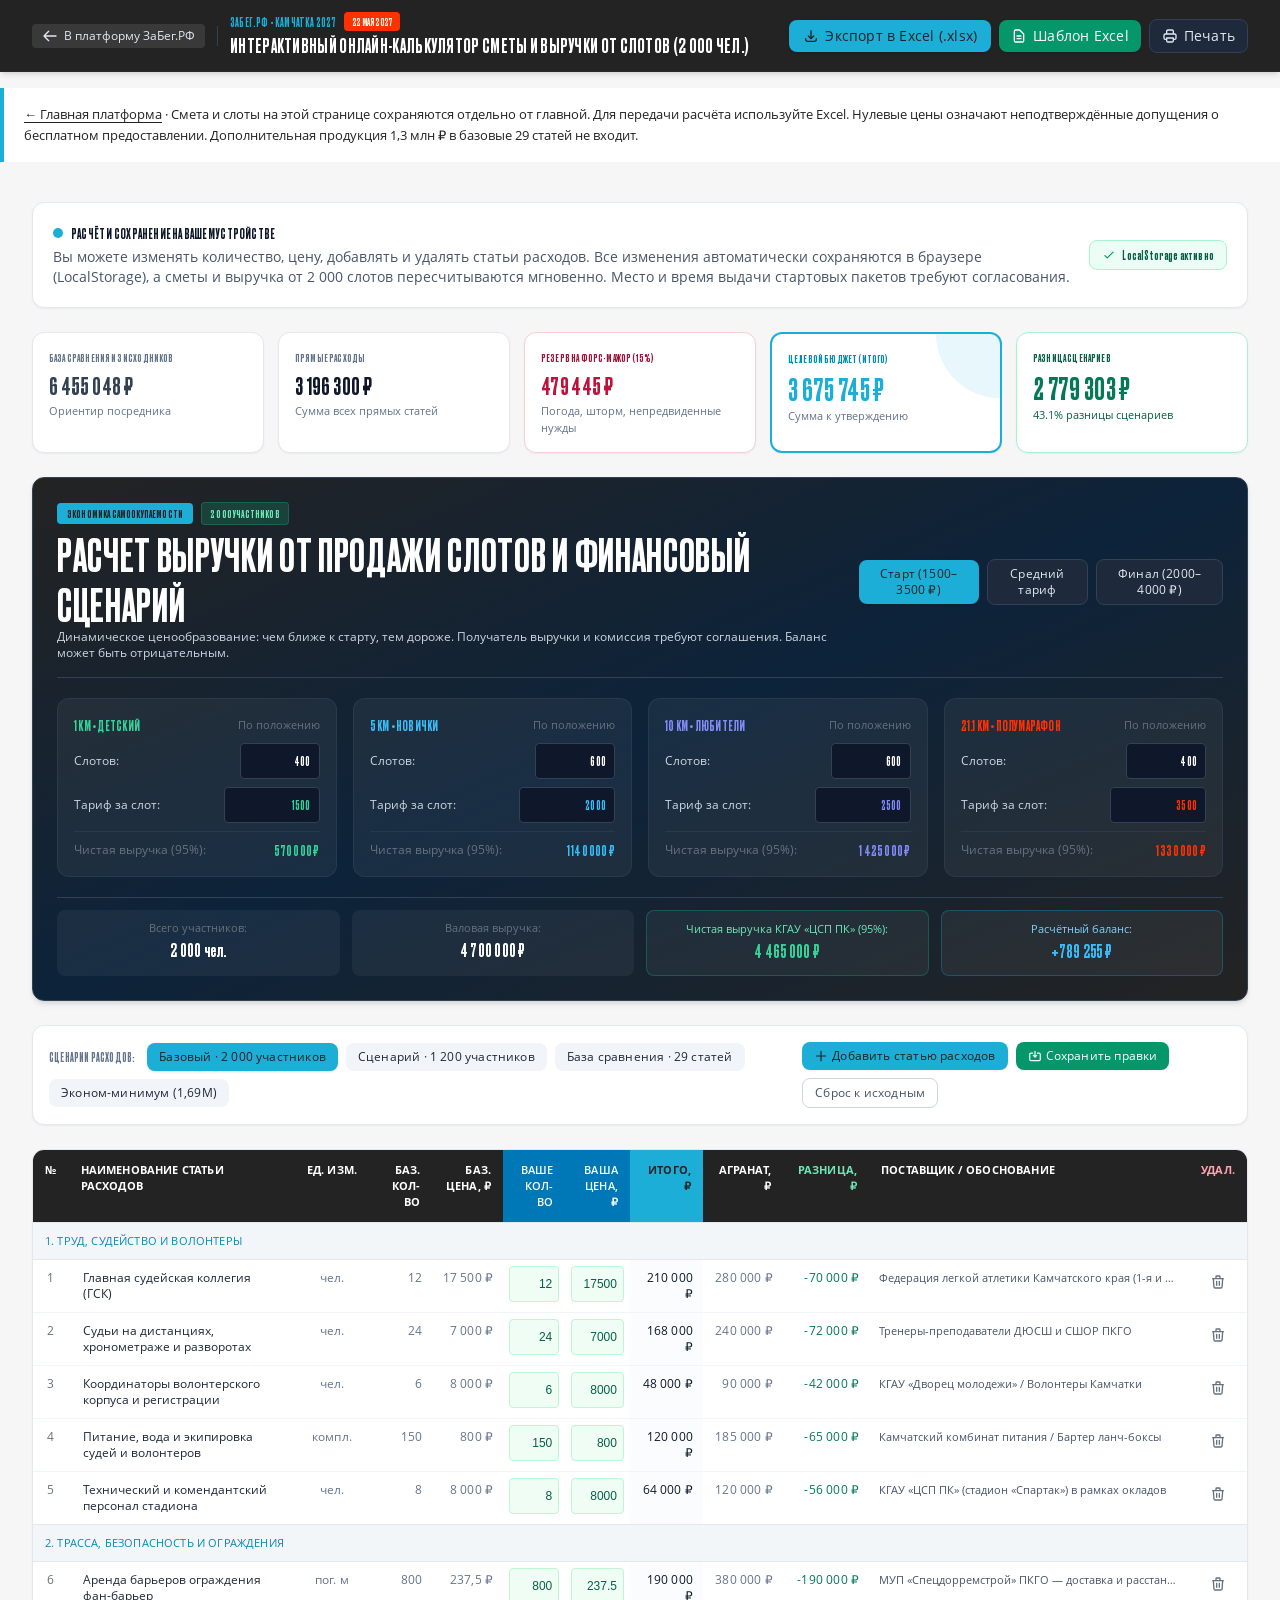
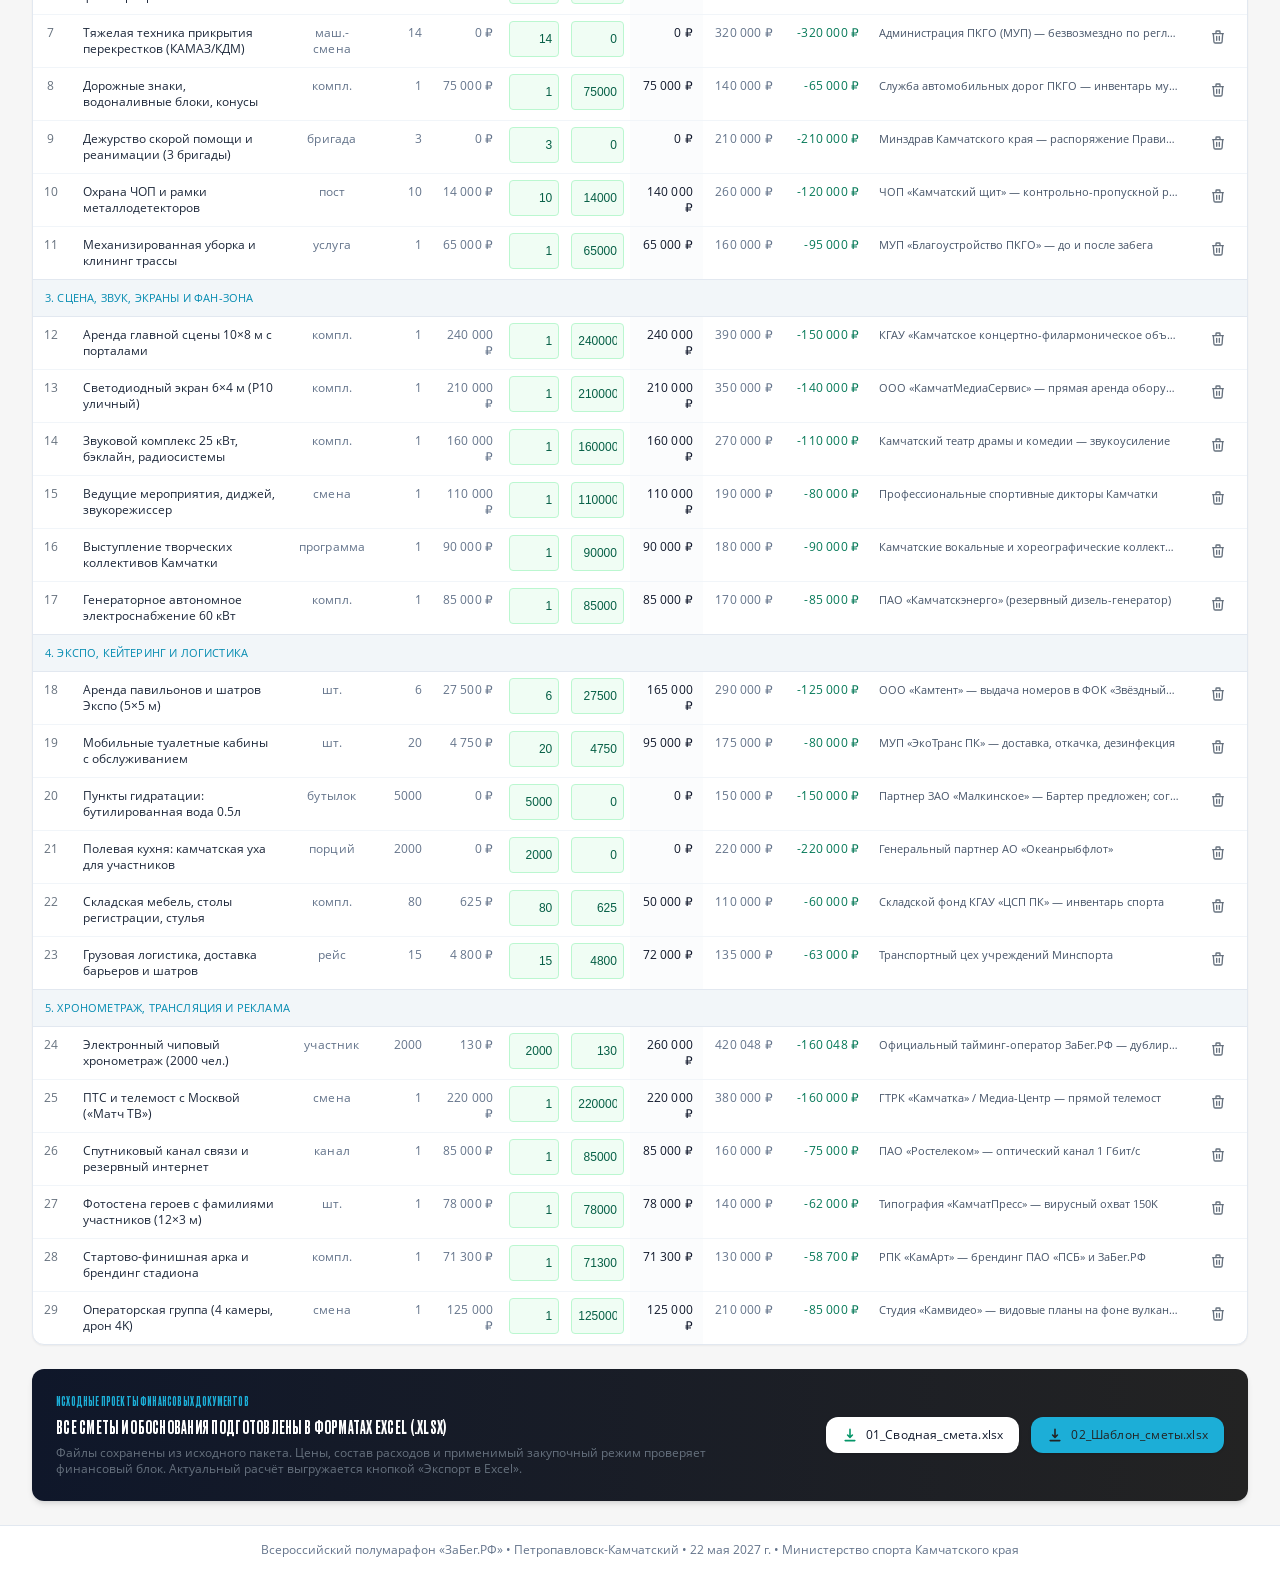
<file: estimator.html>
<!DOCTYPE html><html lang="ru"><head>
  <meta charset="UTF-8">
  <meta name="viewport" content="width=device-width, initial-scale=1.0">
  <title>Онлайн-калькулятор сметы и выручки от слотов | ЗаБег.РФ Камчатка 2027</title>

  <link rel="stylesheet" href="assets/utilities.css">
  <link rel="stylesheet" href="assets/estimator.css">
<link rel="stylesheet" href="assets/brand.css">
</head>
<body class="min-h-screen flex flex-col">

  <!-- ШАПКА КАЛЬКУЛЯТОРА -->
  <header class="bg-[#232323] text-white border-b border-slate-800 sticky top-0 z-30 shadow-md">
    <div class="max-w-7xl mx-auto px-4 sm:px-6 lg:px-8 py-3 flex flex-wrap items-center justify-between gap-4">
      <div class="flex items-center gap-3">
        <a href="index.html" class="inline-flex items-center gap-1.5 px-2.5 py-1 rounded bg-white/10 hover:bg-white/20 text-xs font-medium text-slate-200 transition">
          <svg class="w-4 h-4" fill="none" stroke="currentColor" viewBox="0 0 24 24"><path stroke-linecap="round" stroke-linejoin="round" stroke-width="2" d="M10 19l-7-7m0 0l7-7m-7 7h18"></path></svg>
          <span>В платформу ЗаБег.РФ</span>
        </a>
        <div class="h-5 w-px bg-slate-700 hidden sm:block"></div>
        <div>
          <div class="flex items-center gap-2">
            <span class="text-xs uppercase tracking-widest font-condensed font-medium text-[#1caed7]">ЗАБЕГ.РФ • КАМЧАТКА 2027</span>
            <span class="px-2 py-0.5 rounded text-[10px] font-condensed font-medium bg-[#ff3100] text-white">22 МАЯ 2027</span>
          </div>
          <h1 class="text-lg sm:text-xl font-medium font-condensed uppercase tracking-tight text-white leading-tight">
            Интерактивный онлайн-калькулятор сметы и выручки от слотов (2 000 чел.)
          </h1>
        </div>
      </div>

      <!-- КНОПКИ ДЕЙСТВИЙ В ШАПКЕ -->
      <div class="flex flex-wrap items-center gap-2">
        <button onclick="downloadExcelFile()" class="px-3.5 py-1.5 rounded-lg bg-[#1caed7] hover:bg-[#048bb1] text-white font-condensed font-medium text-xs sm:text-sm flex items-center gap-1.5 shadow transition">
          <svg class="w-4 h-4" fill="none" stroke="currentColor" viewBox="0 0 24 24"><path stroke-linecap="round" stroke-linejoin="round" stroke-width="2" d="M4 16v1a3 3 0 003 3h10a3 3 0 003-3v-1m-4-4l-4 4m0 0l-4-4m4 4V4"></path></svg>
          <span>Экспорт в Excel (.xlsx)</span>
        </button>
        <a href="02_Шаблон_сметы_для_расчета_и_изменения_цен.xlsx" download="" class="px-3 py-1.5 rounded-lg bg-emerald-600 hover:bg-emerald-700 text-white font-condensed font-medium text-xs sm:text-sm flex items-center gap-1.5 shadow transition" title="Исходный проект документа; условия требуют проверки и согласования">
          <svg class="w-4 h-4" fill="none" stroke="currentColor" viewBox="0 0 24 24"><path stroke-linecap="round" stroke-linejoin="round" stroke-width="2" d="M9 12h6m-6 4h6m2 5H7a2 2 0 01-2-2V5a2 2 0 012-2h5.586a1 1 0 01.707.293l5.414 5.414a1 1 0 01.293.707V19a2 2 0 01-2 2z"></path></svg>
          <span>Шаблон Excel</span>
        </a>
        <button onclick="window.print()" class="px-3 py-1.5 rounded-lg bg-slate-800 hover:bg-slate-700 border border-slate-700 text-slate-200 font-condensed font-medium text-xs sm:text-sm flex items-center gap-1.5 transition">
          <svg class="w-4 h-4" fill="none" stroke="currentColor" viewBox="0 0 24 24"><path stroke-linecap="round" stroke-linejoin="round" stroke-width="2" d="M17 17h2a2 2 0 002-2v-4a2 2 0 00-2-2H5a2 2 0 00-2 2v4a2 2 0 002 2h2m2 4h6a2 2 0 002-2v-4H7v4a2 2 0 002 2zm8-12V5a2 2 0 00-2-2H9a2 2 0 00-2 2v4h10z"></path></svg>
          <span>Печать</span>
        </button>
      </div>
    </div>
  </header>

  <!-- ГЛАВНЫЙ КОНТЕНТ -->
  <p class="brand-note no-print" style="margin:16px auto;max-width:1280px"><a href="index.html">← Главная платформа</a> · Смета и слоты на этой странице сохраняются отдельно от главной. Для передачи расчёта используйте Excel. Нулевые цены означают неподтверждённые допущения о бесплатном предоставлении. Дополнительная продукция 1,3 млн ₽ в базовые 29 статей не входит.</p><main class="flex-1 max-w-7xl w-full mx-auto px-4 sm:px-6 lg:px-8 py-6 space-y-6">

    <!-- ИНФОРМАЦИОННЫЙ БАННЕР -->
    <div class="bg-white rounded-2xl p-5 border border-slate-200 shadow-sm flex flex-col md:flex-row md:items-center justify-between gap-4">
      <div class="space-y-1">
        <div class="flex items-center gap-2">
          <span class="inline-block w-2.5 h-2.5 rounded-full bg-[#1caed7]"></span>
          <span class="font-condensed font-semibold text-sm tracking-wide text-slate-900 uppercase">РАСЧЁТ И СОХРАНЕНИЕ НА ВАШЕМ УСТРОЙСТВЕ</span>
        </div>
        <p class="text-xs sm:text-sm text-slate-600 font-light">
          Вы можете изменять количество, цену, добавлять и удалять статьи расходов. Все изменения автоматически сохраняются в браузере (LocalStorage), а сметы и выручка от 2 000 слотов пересчитываются мгновенно. Место и время выдачи стартовых пакетов требуют согласования.
        </p>
      </div>
      <div class="flex flex-wrap items-center gap-2 shrink-0">
        <span id="save_badge" class="inline-flex items-center gap-1.5 px-3 py-1.5 rounded-lg bg-emerald-50 border border-emerald-200 text-emerald-800 text-xs font-condensed font-medium">
          <svg class="w-3.5 h-3.5 text-emerald-600" fill="none" stroke="currentColor" viewBox="0 0 24 24"><path stroke-linecap="round" stroke-linejoin="round" stroke-width="2" d="M5 13l4 4L19 7"></path></svg>
          LocalStorage активно
        </span>
      </div>
    </div>

    <!-- KPI ДАШБОРД СМЕТЫ -->
    <div class="grid grid-cols-2 lg:grid-cols-5 gap-3.5">
      <div class="bg-white p-4 rounded-xl border border-slate-200 shadow-sm">
        <span class="text-[11px] font-condensed font-medium text-slate-500 uppercase tracking-wider block">База сравнения из исходников</span>
        <div id="kpiAgranat" class="text-xl sm:text-2xl font-medium font-condensed text-slate-700 mt-1">6 455 048 ₽</div>
        <p class="text-[11px] text-slate-500 font-light mt-0.5">Ориентир посредника</p>
      </div>

      <div class="bg-white p-4 rounded-xl border border-slate-200 shadow-sm">
        <span class="text-[11px] font-condensed font-medium text-slate-500 uppercase tracking-wider block">Прямые расходы</span>
        <div id="kpiDirect" class="text-xl sm:text-2xl font-medium font-condensed text-slate-900 mt-1">3 196 300 ₽</div>
        <p class="text-[11px] text-slate-500 font-light mt-0.5">Сумма всех прямых статей</p>
      </div>

      <div class="bg-white p-4 rounded-xl border border-rose-200 bg-rose-50/30 shadow-sm">
        <span class="text-[11px] font-condensed font-medium text-rose-800 uppercase tracking-wider block">Резерв на форс-мажор (15%)</span>
        <div id="kpiReserve" class="text-xl sm:text-2xl font-medium font-condensed text-rose-700 mt-1">479 445 ₽</div>
        <p class="text-[11px] text-slate-500 font-light mt-0.5">Погода, шторм, непредвиденные нужды</p>
      </div>

      <div class="bg-white p-4 rounded-xl border-2 border-[#1caed7] shadow-sm relative overflow-hidden">
        <div class="absolute top-0 right-0 w-16 h-16 bg-[#1caed7]/10 rounded-bl-full pointer-events-none"></div>
        <span class="text-[11px] font-condensed font-semibold text-[#048bb1] uppercase tracking-wider block">ЦЕЛЕВОЙ БЮДЖЕТ (ИТОГО)</span>
        <div id="kpiTotalWithRes" class="text-2xl sm:text-3xl font-medium font-condensed text-[#1caed7] mt-1">3 675 745 ₽</div>
        <p class="text-[11px] text-slate-500 font-light mt-0.5">Сумма к утверждению</p>
      </div>

      <div class="bg-white p-4 rounded-xl border border-emerald-200 bg-emerald-50/40 shadow-sm col-span-2 lg:col-span-1">
        <span class="text-[11px] font-condensed font-semibold text-emerald-800 uppercase tracking-wider block">РАЗНИЦА СЦЕНАРИЕВ</span>
        <div id="kpiSavings" class="text-2xl sm:text-3xl font-medium font-condensed text-emerald-700 mt-1">2 779 303 ₽</div>
        <p id="kpiSavingsPct" class="text-[11px] text-emerald-800 font-medium mt-0.5">Разница исходных сценариев</p>
      </div>
    </div>

    <!-- МОДЕЛЬ ВЫГОДЫ И ВЫРУЧКИ ОТ 2 000 СЛОТОВ -->
    <div class="bg-gradient-to-br from-[#232323] via-[#0d233a] to-[#232323] rounded-2xl p-6 text-white shadow-md border border-slate-700 space-y-5">
      <div class="flex flex-col md:flex-row md:items-center justify-between gap-3 pb-4 border-b border-slate-700">
        <div>
          <div class="flex items-center gap-2">
            <span class="px-2.5 py-0.5 rounded text-[11px] font-condensed font-semibold bg-[#1caed7] text-white uppercase tracking-wider">
              ЭКОНОМИКА САМООКУПАЕМОСТИ
            </span>
            <span class="px-2 py-0.5 rounded text-[11px] font-condensed bg-emerald-500/20 text-emerald-300 border border-emerald-500/30">
              2 000 УЧАСТНИКОВ
            </span>
          </div>
          <h2 class="text-xl sm:text-2xl font-medium font-condensed uppercase tracking-tight text-white mt-1">
            РАСЧЕТ ВЫРУЧКИ ОТ ПРОДАЖИ СЛОТОВ И ФИНАНСОВЫЙ СЦЕНАРИЙ
          </h2>
          <p class="text-xs text-slate-300 font-light">
            Динамическое ценообразование: чем ближе к старту, тем дороже. Получатель выручки и комиссия требуют соглашения. Баланс может быть отрицательным.
          </p>
        </div>

        <!-- ТАРИФНЫЕ ПРЕСЕТЫ -->
        <div class="flex items-center gap-2">
          <button onclick="setSlotTariffPreset('start')" id="btn_slot_start" class="px-3 py-1.5 rounded-lg text-xs font-condensed font-medium bg-[#1caed7] text-white shadow transition">
            Старт (1500–3500 ₽)
          </button>
          <button onclick="setSlotTariffPreset('mid')" id="btn_slot_mid" class="px-3 py-1.5 rounded-lg text-xs font-condensed font-medium bg-slate-800 hover:bg-slate-700 text-slate-200 border border-slate-700 transition">
            Средний тариф
          </button>
          <button onclick="setSlotTariffPreset('final')" id="btn_slot_final" class="px-3 py-1.5 rounded-lg text-xs font-condensed font-medium bg-slate-800 hover:bg-slate-700 text-slate-200 border border-slate-700 transition">
            Финал (2000–4000 ₽)
          </button>
        </div>
      </div>

      <!-- ТАБЛИЦА РАСЧЕТА СЛОТОВ -->
      <div class="grid grid-cols-1 sm:grid-cols-2 lg:grid-cols-4 gap-4 text-xs">
        <!-- 1 км -->
        <div class="bg-white/5 rounded-xl p-4 border border-slate-700/60 space-y-2">
          <div class="flex items-center justify-between">
            <span class="font-condensed font-semibold text-emerald-400 text-sm">1 КМ • ДЕТСКИЙ</span>
            <span class="text-[11px] text-slate-400">По положению</span>
          </div>
          <div class="flex items-center justify-between gap-2">
            <span class="text-slate-300">Слотов:</span>
            <input type="number" id="slot_q1" value="400" oninput="updateSlotModel(true)" class="w-20 text-right bg-slate-900 border border-slate-700 rounded px-2 py-1 text-white font-condensed font-medium focus:border-[#1caed7] focus:outline-none">
          </div>
          <div class="flex items-center justify-between gap-2">
            <span class="text-slate-300">Тариф за слот:</span>
            <input type="number" id="slot_p1" value="1500" oninput="updateSlotModel(true)" class="w-24 text-right bg-slate-900 border border-slate-700 rounded px-2 py-1 text-emerald-400 font-condensed font-medium focus:border-[#1caed7] focus:outline-none">
          </div>
          <div class="pt-2 border-t border-slate-700/60 flex items-center justify-between">
            <span class="text-slate-400">Чистая выручка (95%):</span>
            <span id="slot_net1" class="font-condensed font-medium text-emerald-400 text-sm">570 000 ₽</span>
          </div>
        </div>

        <!-- 5 км -->
        <div class="bg-white/5 rounded-xl p-4 border border-slate-700/60 space-y-2">
          <div class="flex items-center justify-between">
            <span class="font-condensed font-semibold text-sky-400 text-sm">5 КМ • НОВИЧКИ</span>
            <span class="text-[11px] text-slate-400">По положению</span>
          </div>
          <div class="flex items-center justify-between gap-2">
            <span class="text-slate-300">Слотов:</span>
            <input type="number" id="slot_q5" value="600" oninput="updateSlotModel(true)" class="w-20 text-right bg-slate-900 border border-slate-700 rounded px-2 py-1 text-white font-condensed font-medium focus:border-[#1caed7] focus:outline-none">
          </div>
          <div class="flex items-center justify-between gap-2">
            <span class="text-slate-300">Тариф за слот:</span>
            <input type="number" id="slot_p5" value="2000" oninput="updateSlotModel(true)" class="w-24 text-right bg-slate-900 border border-slate-700 rounded px-2 py-1 text-sky-400 font-condensed font-medium focus:border-[#1caed7] focus:outline-none">
          </div>
          <div class="pt-2 border-t border-slate-700/60 flex items-center justify-between">
            <span class="text-slate-400">Чистая выручка (95%):</span>
            <span id="slot_net5" class="font-condensed font-medium text-sky-400 text-sm">1 140 000 ₽</span>
          </div>
        </div>

        <!-- 10 км -->
        <div class="bg-white/5 rounded-xl p-4 border border-slate-700/60 space-y-2">
          <div class="flex items-center justify-between">
            <span class="font-condensed font-semibold text-indigo-400 text-sm">10 КМ • ЛЮБИТЕЛИ</span>
            <span class="text-[11px] text-slate-400">По положению</span>
          </div>
          <div class="flex items-center justify-between gap-2">
            <span class="text-slate-300">Слотов:</span>
            <input type="number" id="slot_q10" value="600" oninput="updateSlotModel(true)" class="w-20 text-right bg-slate-900 border border-slate-700 rounded px-2 py-1 text-white font-condensed font-medium focus:border-[#1caed7] focus:outline-none">
          </div>
          <div class="flex items-center justify-between gap-2">
            <span class="text-slate-300">Тариф за слот:</span>
            <input type="number" id="slot_p10" value="2500" oninput="updateSlotModel(true)" class="w-24 text-right bg-slate-900 border border-slate-700 rounded px-2 py-1 text-indigo-400 font-condensed font-medium focus:border-[#1caed7] focus:outline-none">
          </div>
          <div class="pt-2 border-t border-slate-700/60 flex items-center justify-between">
            <span class="text-slate-400">Чистая выручка (95%):</span>
            <span id="slot_net10" class="font-condensed font-medium text-indigo-400 text-sm">1 425 000 ₽</span>
          </div>
        </div>

        <!-- 21.1 км -->
        <div class="bg-white/5 rounded-xl p-4 border border-slate-700/60 space-y-2">
          <div class="flex items-center justify-between">
            <span class="font-condensed font-semibold text-[#ff3100] text-sm">21.1 КМ • ПОЛУМАРАФОН</span>
            <span class="text-[11px] text-slate-400">По положению</span>
          </div>
          <div class="flex items-center justify-between gap-2">
            <span class="text-slate-300">Слотов:</span>
            <input type="number" id="slot_q21" value="400" oninput="updateSlotModel(true)" class="w-20 text-right bg-slate-900 border border-slate-700 rounded px-2 py-1 text-white font-condensed font-medium focus:border-[#1caed7] focus:outline-none">
          </div>
          <div class="flex items-center justify-between gap-2">
            <span class="text-slate-300">Тариф за слот:</span>
            <input type="number" id="slot_p21" value="3500" oninput="updateSlotModel(true)" class="w-24 text-right bg-slate-900 border border-slate-700 rounded px-2 py-1 text-[#ff3100] font-condensed font-medium focus:border-[#1caed7] focus:outline-none">
          </div>
          <div class="pt-2 border-t border-slate-700/60 flex items-center justify-between">
            <span class="text-slate-400">Чистая выручка (95%):</span>
            <span id="slot_net21" class="font-condensed font-medium text-[#ff3100] text-sm">1 330 000 ₽</span>
          </div>
        </div>
      </div>

      <!-- ИТОГИ САМООКУПАЕМОСТИ -->
      <div class="grid grid-cols-2 md:grid-cols-4 gap-3 pt-3 border-t border-slate-700 text-center">
        <div class="p-2.5 bg-white/5 rounded-lg">
          <span class="text-[11px] text-slate-400 block">Всего участников:</span>
          <span id="slots_total_runners" class="text-lg font-medium font-condensed text-white">2 000 чел.</span>
        </div>
        <div class="p-2.5 bg-white/5 rounded-lg">
          <span class="text-[11px] text-slate-400 block">Валовая выручка:</span>
          <span id="slots_total_gross" class="text-lg font-medium font-condensed text-white">4 700 000 ₽</span>
        </div>
        <div class="p-2.5 bg-white/5 rounded-lg border border-emerald-500/30">
          <span class="text-[11px] text-emerald-300 block">Чистая выручка КГАУ «ЦСП ПК» (95%):</span>
          <span id="slots_total_net" class="text-lg font-medium font-condensed text-emerald-400">4 465 000 ₽</span>
        </div>
        <div class="p-2.5 bg-white/5 rounded-lg border border-sky-500/30">
          <span class="text-[11px] text-sky-300 block">Расчётный баланс:</span>
          <span id="slots_surplus" class="text-lg font-medium font-condensed text-sky-400">+1 593 105 ₽</span>
        </div>
      </div>
    </div>

    <!-- ПАНЕЛЬ СЦЕНАРИЕВ СМЕТЫ И КНОПКИ ДЕЙСТВИЙ -->
    <div class="bg-white p-4 rounded-xl border border-slate-200 shadow-sm flex flex-col md:flex-row md:items-center justify-between gap-3 no-print">
      <div class="flex flex-wrap items-center gap-2">
        <span class="text-xs font-condensed font-semibold text-slate-500 uppercase mr-1">Сценарии расходов:</span>
        <button onclick="setScenario('minsport_2000')" id="btn_minsport_2000" class="px-3 py-1.5 rounded-lg text-xs font-condensed font-medium bg-[#1caed7] text-white shadow transition">
          Базовый · 2 000 участников
        </button>
        <button onclick="setScenario('minsport_1200')" id="btn_minsport_1200" class="px-3 py-1.5 rounded-lg text-xs font-condensed font-medium bg-slate-100 hover:bg-slate-200 text-slate-800 transition">
          Сценарий · 1 200 участников
        </button>
        <button onclick="setScenario('agranat')" id="btn_agranat" class="px-3 py-1.5 rounded-lg text-xs font-condensed font-medium bg-slate-100 hover:bg-slate-200 text-slate-800 transition">
          База сравнения · 29 статей
        </button>
        <button onclick="setScenario('econom')" id="btn_econom" class="px-3 py-1.5 rounded-lg text-xs font-condensed font-medium bg-slate-100 hover:bg-slate-200 text-slate-800 transition">
          Эконом-минимум (1,69M)
        </button>
      </div>

      <div class="flex flex-wrap items-center gap-2">
        <button onclick="addCustomRow()" class="px-3 py-1.5 rounded-lg bg-[#1caed7] hover:bg-[#048bb1] text-white text-xs font-condensed font-medium flex items-center gap-1 transition shadow-sm">
          <svg class="w-3.5 h-3.5" fill="none" stroke="currentColor" viewBox="0 0 24 24"><path stroke-linecap="round" stroke-linejoin="round" stroke-width="2" d="M12 4v16m8-8H4"></path></svg>
          <span>Добавить статью расходов</span>
        </button>
        <button onclick="saveEstimatorManual()" class="px-3 py-1.5 rounded-lg bg-emerald-600 hover:bg-emerald-700 text-white text-xs font-condensed font-medium flex items-center gap-1 transition shadow-sm">
          <svg class="w-3.5 h-3.5" fill="none" stroke="currentColor" viewBox="0 0 24 24"><path stroke-linecap="round" stroke-linejoin="round" stroke-width="2" d="M8 7H5a2 2 0 00-2 2v9a2 2 0 002 2h14a2 2 0 002-2V9a2 2 0 00-2-2h-3m-1 4l-3 3m0 0l-3-3m3 3V4"></path></svg>
          <span>Сохранить правки</span>
        </button>
        <button onclick="resetDefaults()" class="px-3 py-1.5 rounded-lg border border-slate-300 hover:bg-slate-50 text-slate-600 text-xs font-condensed font-medium transition">
          Сброс к исходным
        </button>
      </div>
    </div>

    <!-- ТАБЛИЦА СМЕТЫ -->
    <div class="bg-white rounded-2xl border border-slate-200 shadow-sm overflow-hidden print-shadow-none">
      <div class="overflow-x-auto">
        <table class="w-full text-left border-collapse text-xs">
          <thead>
            <tr class="bg-[#232323] text-white font-condensed font-medium text-[11px] uppercase tracking-wider">
              <th class="p-3 w-10 text-center">№</th>
              <th class="p-3 min-w-[220px]">Наименование статьи расходов</th>
              <th class="p-3 text-center w-16">Ед. изм.</th>
              <th class="p-3 text-right w-24">Баз. кол-во</th>
              <th class="p-3 text-right w-28">Баз. цена, ₽</th>
              <th class="p-3 text-right w-28 bg-[#0077b6] text-white font-semibold">Ваше кол-во</th>
              <th class="p-3 text-right w-32 bg-[#0077b6] text-white font-semibold">Ваша цена, ₽</th>
              <th class="p-3 text-right w-32 bg-[#1caed7] text-white font-bold">Итого, ₽</th>
              <th class="p-3 text-right w-28">Агранат, ₽</th>
              <th class="p-3 text-right w-28 text-emerald-300">Разница, ₽</th>
              <th class="p-3 min-w-[180px]">Поставщик / Обоснование</th>
              <th class="p-3 w-12 text-center no-print text-rose-300">Удал.</th>
            </tr>
          </thead>
          <tbody id="budgetTableBody" class="divide-y divide-slate-100 text-slate-800">
            <!-- Строки генерируются JS -->
          </tbody>
        </table>
      </div>
    </div>

    <!-- БЛОК СКАЧИВАНИЯ ДОКУМЕНТОВ -->
    <div class="bg-gradient-to-r from-slate-900 to-[#232323] rounded-2xl p-6 text-white shadow-md flex flex-col md:flex-row items-center justify-between gap-6 no-print">
      <div class="space-y-1">
        <span class="text-xs font-condensed font-medium text-[#1caed7] tracking-widest uppercase block">ИСХОДНЫЕ ПРОЕКТЫ ФИНАНСОВЫХ ДОКУМЕНТОВ</span>
        <h3 class="text-lg font-medium font-condensed uppercase tracking-tight text-white">Все сметы и обоснования подготовлены в форматах Excel (.xlsx)</h3>
        <p class="text-xs text-slate-400 font-light max-w-2xl">
          Файлы сохранены из исходного пакета. Цены, состав расходов и применимый закупочный режим проверяет финансовый блок. Актуальный расчёт выгружается кнопкой «Экспорт в Excel».
        </p>
      </div>
      <div class="flex flex-wrap items-center gap-3">
        <a href="01_Сводная_смета_ЗаБегРФ_2027_Сравнение_и_Альтернатива.xlsx" download="" class="px-4 py-2.5 rounded-xl bg-white hover:bg-slate-100 text-slate-900 font-condensed font-semibold text-xs flex items-center gap-2 shadow transition" title="Исходный проект документа; условия требуют проверки и согласования">
          <svg class="w-4 h-4 text-emerald-600" fill="currentColor" viewBox="0 0 20 20"><path fill-rule="evenodd" d="M3 17a1 1 0 011-1h12a1 1 0 110 2H4a1 1 0 01-1-1zm3.293-7.707a1 1 0 011.414 0L9 10.586V3a1 1 0 112 0v7.586l1.293-1.293a1 1 0 111.414 1.414l-3 3a1 1 0 01-1.414 0l-3-3a1 1 0 010-1.414z" clip-rule="evenodd"></path></svg>
          <span>01_Сводная_смета.xlsx</span>
        </a>
        <a href="02_Шаблон_сметы_для_расчета_и_изменения_цен.xlsx" download="" class="px-4 py-2.5 rounded-xl bg-[#1caed7] hover:bg-[#048bb1] text-white font-condensed font-semibold text-xs flex items-center gap-2 shadow transition" title="Исходный проект документа; условия требуют проверки и согласования">
          <svg class="w-4 h-4" fill="currentColor" viewBox="0 0 20 20"><path fill-rule="evenodd" d="M3 17a1 1 0 011-1h12a1 1 0 110 2H4a1 1 0 01-1-1zm3.293-7.707a1 1 0 011.414 0L9 10.586V3a1 1 0 112 0v7.586l1.293-1.293a1 1 0 111.414 1.414l-3 3a1 1 0 01-1.414 0l-3-3a1 1 0 010-1.414z" clip-rule="evenodd"></path></svg>
          <span>02_Шаблон_сметы.xlsx</span>
        </a>
      </div>
    </div>

  </main>

  <!-- ФУТЕР -->
  <footer class="bg-white border-t border-slate-200 py-4 text-center text-xs text-slate-500 font-light no-print">
    Всероссийский полумарафон «ЗаБег.РФ» • Петропавловск-Камчатский • 22 мая 2027 г. • Министерство спорта Камчатского края
  </footer>

  <!-- СЦЕНАРИИ И ЛОГИКА КАЛЬКУЛЯТОРА JS -->






<script src="xlsx.full.min.js"></script>
<script src="assets/model-core.js"></script>
<script src="assets/estimator.js"></script>
<script src="assets/interface.js"></script>
</body></html>
</file>
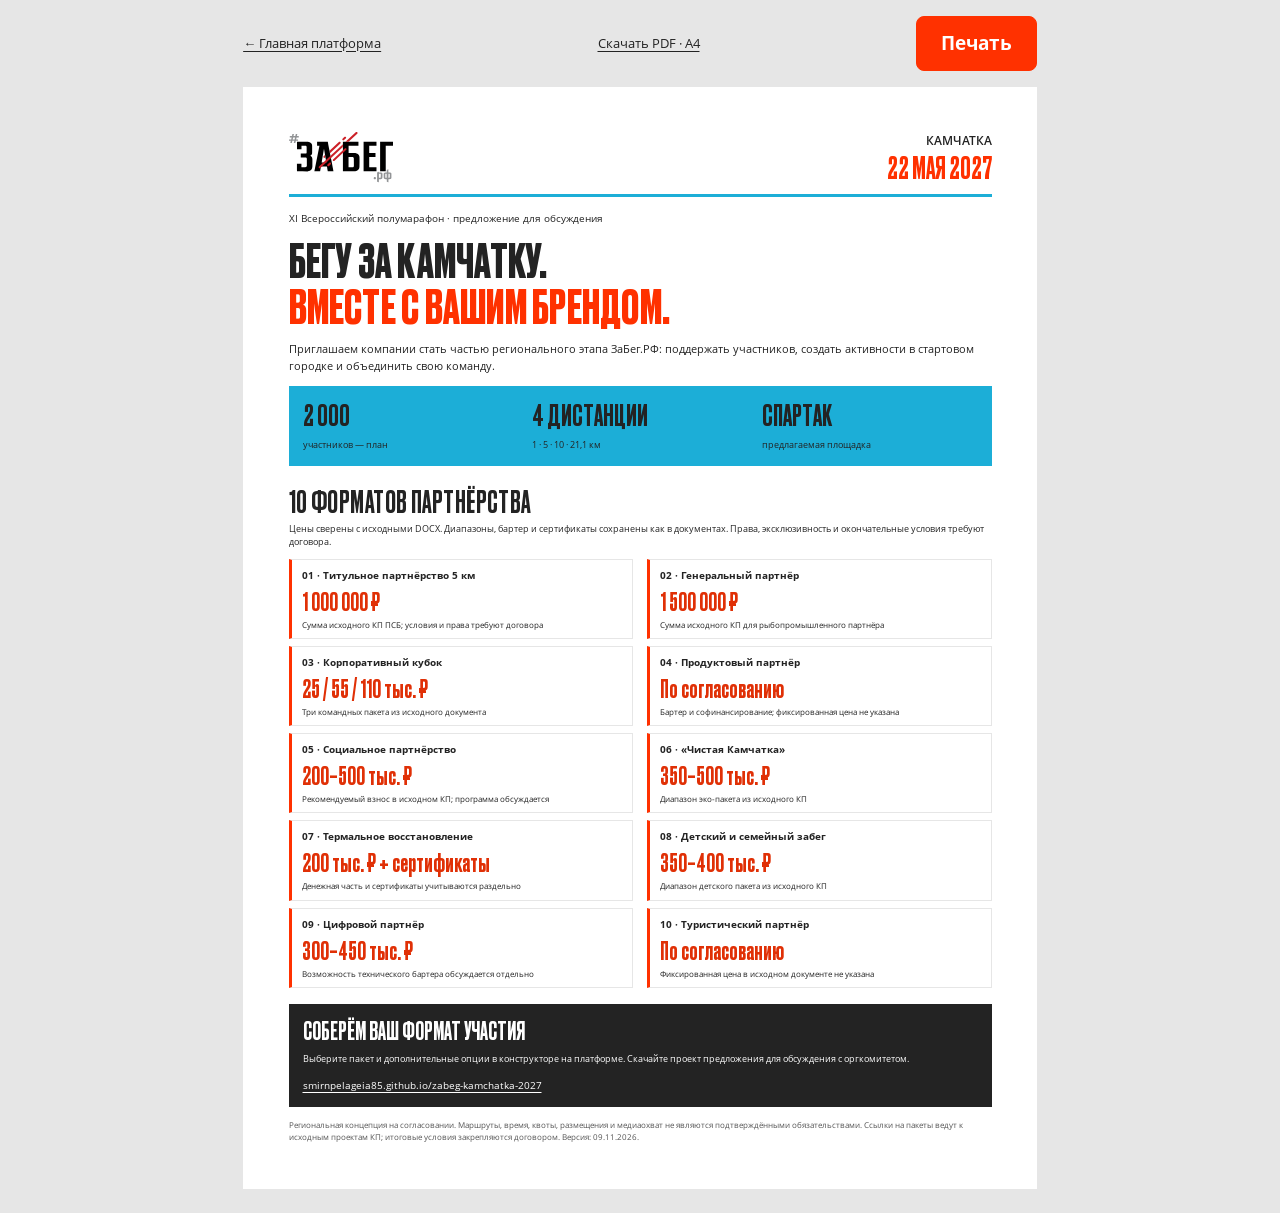
<file: onepager.html>
<!DOCTYPE html><html lang="ru"><head><meta charset="utf-8"><meta name="viewport" content="width=device-width,initial-scale=1"><title>ЗаБег.РФ · Камчатка 2027 — партнёрские предложения</title><link rel="stylesheet" href="assets/brand.css"><link rel="stylesheet" href="assets/onepager.css"></head>
<body class="onepager"><nav class="print-toolbar no-print" aria-label="Действия"><a href="index.html">← Главная платформа</a><a href="onepager.pdf" download>Скачать PDF · A4</a><button class="brand-button primary" onclick="window.print()">Печать</button></nav>
<main class="onepager-sheet"><header class="op-header"><img src="assets/logo-zabeg.svg" alt="ЗаБег.РФ" width="139" height="68"><div>КАМЧАТКА<br><strong>22 МАЯ 2027</strong></div></header>
<div class="op-kicker">XI Всероссийский полумарафон · предложение для обсуждения</div>
<h1>БЕГУ ЗА КАМЧАТКУ.<br><span>ВМЕСТЕ С ВАШИМ БРЕНДОМ.</span></h1>
<p class="op-intro">Приглашаем компании стать частью регионального этапа ЗаБег.РФ: поддержать участников, создать активности в стартовом городке и объединить свою команду.</p>
<div class="op-stats"><div><strong>2 000</strong><span>участников — план</span></div><div><strong>4 ДИСТАНЦИИ</strong><span>1 · 5 · 10 · 21,1 км</span></div><div><strong>СПАРТАК</strong><span>предлагаемая площадка</span></div></div>
<h2>10 ФОРМАТОВ ПАРТНЁРСТВА</h2><p class="op-small">Цены сверены с исходными DOCX. Диапазоны, бартер и сертификаты сохранены как в документах. Права, эксклюзивность и окончательные условия требуют договора.</p>
<div class="op-packages"><a href="kp1_psb.docx" download=""><span>01 · Титульное партнёрство 5 км</span><strong>1 000 000 ₽</strong><small>Сумма исходного КП ПСБ; условия и права требуют договора</small></a><a href="kp2_flot.docx" download=""><span>02 · Генеральный партнёр</span><strong>1 500 000 ₽</strong><small>Сумма исходного КП для рыбопромышленного партнёра</small></a><a href="kp3_corp.docx" download=""><span>03 · Корпоративный кубок</span><strong>25 / 55 / 110 тыс. ₽</strong><small>Три командных пакета из исходного документа</small></a><a href="kp4_prod.docx" download=""><span>04 · Продуктовый партнёр</span><strong>По согласованию</strong><small>Бартер и софинансирование; фиксированная цена не указана</small></a><a href="kp5_svo.docx" download=""><span>05 · Социальное партнёрство</span><strong>200–500 тыс. ₽</strong><small>Рекомендуемый взнос в исходном КП; программа обсуждается</small></a><a href="kp6_eco.docx" download=""><span>06 · «Чистая Камчатка»</span><strong>350–500 тыс. ₽</strong><small>Диапазон эко-пакета из исходного КП</small></a><a href="kp7_term.docx" download=""><span>07 · Термальное восстановление</span><strong>200 тыс. ₽ + сертификаты</strong><small>Денежная часть и сертификаты учитываются раздельно</small></a><a href="kp8_kids.docx" download=""><span>08 · Детский и семейный забег</span><strong>350–400 тыс. ₽</strong><small>Диапазон детского пакета из исходного КП</small></a><a href="kp9_digi.docx" download=""><span>09 · Цифровой партнёр</span><strong>300–450 тыс. ₽</strong><small>Возможность технического бартера обсуждается отдельно</small></a><a href="kp10_tour.docx" download=""><span>10 · Туристический партнёр</span><strong>По согласованию</strong><small>Фиксированная цена в исходном документе не указана</small></a></div>
<div class="op-next"><strong>СОБЕРЁМ ВАШ ФОРМАТ УЧАСТИЯ</strong><p>Выберите пакет и дополнительные опции в конструкторе на платформе. Скачайте проект предложения для обсуждения с оргкомитетом.</p><a href="https://smirnpelageia85.github.io/zabeg-kamchatka-2027/#sponsor-calculator">smirnpelageia85.github.io/zabeg-kamchatka-2027</a></div>
<footer class="op-foot">Региональная концепция на согласовании. Маршруты, время, квоты, размещения и медиаохват не являются подтверждёнными обязательствами. Ссылки на пакеты ведут к исходным проектам КП; итоговые условия закрепляются договором. Версия: 09.11.2026.</footer>
</main>

</body></html>
</file>
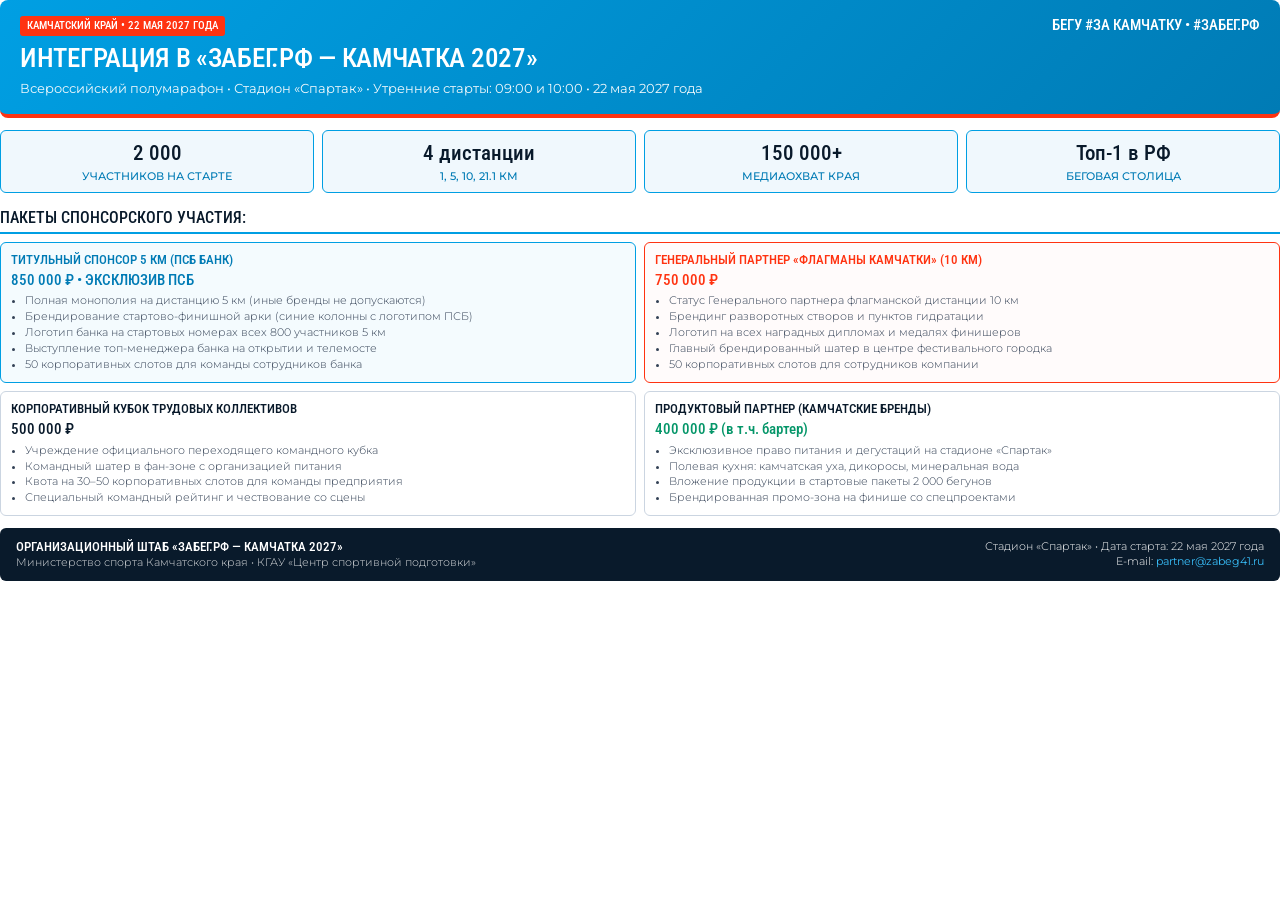
<file: ПАКЕТ_ДЛЯ_РАССЫЛКИ_СПОНСОРАМ/Спонсорский_буклет_OnePager_ЗаБег2027.html>
<!DOCTYPE html>
<html lang="ru">
<head>
  <meta charset="UTF-8">
  <title>Спонсорский буклет «ЗаБег.РФ — Камчатка 2027»</title>
  <link rel="preconnect" href="https://fonts.googleapis.com">
  <link rel="preconnect" href="https://fonts.gstatic.com" crossorigin>
  <link href="https://fonts.googleapis.com/css2?family=Montserrat:wght@300;400;500;600&family=Roboto+Condensed:wght@400;500&display=swap" rel="stylesheet">
  <style>
    @page { size: A4 portrait; margin: 10mm; }
    body { 
      font-family: 'Montserrat', -apple-system, BlinkMacSystemFont, 'Segoe UI', Roboto, Helvetica, Arial, sans-serif; 
      color: #091a2b; 
      margin: 0; 
      padding: 0; 
      background: #ffffff; 
      font-size: 9.5pt; 
      line-height: 1.35; 
      font-weight: 300;
    }
    .font-condensed { font-family: 'Roboto Condensed', sans-serif; font-weight: 500; text-transform: uppercase; }
    .header { 
      background: linear-gradient(135deg, #009fe3 0%, #007bb5 100%); 
      color: #ffffff; 
      padding: 16px 20px; 
      border-radius: 8px; 
      border-bottom: 4px solid #ff3311; 
    }
    .header h1 { margin: 0; font-size: 20pt; font-weight: 500; text-transform: uppercase; letter-spacing: -0.3px; font-family: 'Roboto Condensed', sans-serif; }
    .header .sub { font-size: 10pt; font-weight: 400; margin-top: 4px; opacity: 0.95; }
    .tag { display: inline-block; background: #ff3311; color: #ffffff; font-weight: 500; padding: 2px 7px; font-size: 8.5pt; border-radius: 3px; text-transform: uppercase; font-family: 'Roboto Condensed', sans-serif; }
    .kpi-row { display: flex; gap: 8px; margin: 12px 0; }
    .kpi-box { flex: 1; border: 1px solid #009fe3; border-radius: 6px; padding: 8px; text-align: center; background: #f0f8fd; }
    .kpi-val { font-size: 16pt; font-weight: 500; color: #091a2b; font-family: 'Roboto Condensed', sans-serif; }
    .kpi-lbl { font-size: 8pt; font-weight: 500; color: #007bb5; text-transform: uppercase; margin-top: 2px; }
    .section-title { font-size: 12pt; font-weight: 500; text-transform: uppercase; color: #091a2b; border-bottom: 2px solid #009fe3; padding-bottom: 3px; margin-top: 14px; margin-bottom: 8px; font-family: 'Roboto Condensed', sans-serif; }
    .pkgs-grid { display: grid; grid-template-columns: 1fr 1fr; gap: 8px; }
    .pkg-card { border: 1px solid #cbd5e1; border-radius: 6px; padding: 8px 10px; background: #ffffff; }
    .pkg-card.hot { border: 1.5px solid #ff3311; background: #fffbfb; }
    .pkg-card.psb { border: 1.5px solid #009fe3; background: #f4fbfe; }
    .pkg-head { font-weight: 500; font-size: 10pt; margin-bottom: 2px; font-family: 'Roboto Condensed', sans-serif; }
    .pkg-price { font-weight: 500; font-size: 11pt; color: #ff3311; margin-bottom: 4px; font-family: 'Roboto Condensed', sans-serif; }
    .pkg-psb-price { color: #007bb5; }
    .pkg-ul { margin: 0; padding-left: 14px; font-size: 8pt; color: #334155; }
    .pkg-ul li { margin-bottom: 1.5px; }
    .contact-box { background: #091a2b; color: #ffffff; padding: 10px 16px; border-radius: 6px; margin-top: 12px; display: flex; justify-content: space-between; align-items: center; }
    .contact-box a { color: #38bdf8; text-decoration: none; font-weight: 400; }
    @media print {
      .no-print { display: none; }
      body { -webkit-print-color-adjust: exact; print-color-adjust: exact; }
    }
  </style>
</head>
<body>

  <div class="header">
    <div style="display: flex; justify-content: space-between; align-items: center; margin-bottom: 4px;">
      <span class="tag">Камчатский край • 22 мая 2027 года</span>
      <span style="font-weight: 500; font-size: 11pt; color: #ffffff; font-family: 'Roboto Condensed', sans-serif;">БЕГУ #ЗА КАМЧАТКУ • #ЗАБЕГ.РФ</span>
    </div>
    <h1>Интеграция в «ЗаБег.РФ — Камчатка 2027»</h1>
    <div class="sub">Всероссийский полумарафон • Стадион «Спартак» • Утренние старты: 09:00 и 10:00 • 22 мая 2027 года</div>
  </div>

  <div class="kpi-row">
    <div class="kpi-box">
      <div class="kpi-val">2 000</div>
      <div class="kpi-lbl">Участников на старте</div>
    </div>
    <div class="kpi-box">
      <div class="kpi-val">4 дистанции</div>
      <div class="kpi-lbl">1, 5, 10, 21.1 км</div>
    </div>
    <div class="kpi-box">
      <div class="kpi-val">150 000+</div>
      <div class="kpi-lbl">Медиаохват края</div>
    </div>
    <div class="kpi-box">
      <div class="kpi-val">Топ-1 в РФ</div>
      <div class="kpi-lbl">Беговая столица</div>
    </div>
  </div>

  <div class="section-title">Пакеты спонсорского участия:</div>

  <div class="pkgs-grid">
    <div class="pkg-card psb">
      <div class="pkg-head" style="color: #007bb5;">ТИТУЛЬНЫЙ СПОНСОР 5 КМ (ПСБ БАНК)</div>
      <div class="pkg-price pkg-psb-price">850 000 ₽ • ЭКСКЛЮЗИВ ПСБ</div>
      <ul class="pkg-ul">
        <li>Полная монополия на дистанцию 5 км (иные бренды не допускаются)</li>
        <li>Брендирование стартово-финишной арки (синие колонны с логотипом ПСБ)</li>
        <li>Логотип банка на стартовых номерах всех 800 участников 5 км</li>
        <li>Выступление топ-менеджера банка на открытии и телемосте</li>
        <li>50 корпоративных слотов для команды сотрудников банка</li>
      </ul>
    </div>

    <div class="pkg-card hot">
      <div class="pkg-head" style="color: #ff3311;">ГЕНЕРАЛЬНЫЙ ПАРТНЕР «ФЛАГМАНЫ КАМЧАТКИ» (10 КМ)</div>
      <div class="pkg-price">750 000 ₽</div>
      <ul class="pkg-ul">
        <li>Статус Генерального партнера флагманской дистанции 10 км</li>
        <li>Брендинг разворотных створов и пунктов гидратации</li>
        <li>Логотип на всех наградных дипломах и медалях финишеров</li>
        <li>Главный брендированный шатер в центре фестивального городка</li>
        <li>50 корпоративных слотов для сотрудников компании</li>
      </ul>
    </div>

    <div class="pkg-card">
      <div class="pkg-head">КОРПОРАТИВНЫЙ КУБОК ТРУДОВЫХ КОЛЛЕКТИВОВ</div>
      <div class="pkg-price" style="color: #091a2b;">500 000 ₽</div>
      <ul class="pkg-ul">
        <li>Учреждение официального переходящего командного кубка</li>
        <li>Командный шатер в фан-зоне с организацией питания</li>
        <li>Квота на 30–50 корпоративных слотов для команды предприятия</li>
        <li>Специальный командный рейтинг и чествование со сцены</li>
      </ul>
    </div>

    <div class="pkg-card">
      <div class="pkg-head">ПРОДУКТОВЫЙ ПАРТНЕР (КАМЧАТСКИЕ БРЕНДЫ)</div>
      <div class="pkg-price" style="color: #059669;">400 000 ₽ (в т.ч. бартер)</div>
      <ul class="pkg-ul">
        <li>Эксклюзивное право питания и дегустаций на стадионе «Спартак»</li>
        <li>Полевая кухня: камчатская уха, дикоросы, минеральная вода</li>
        <li>Вложение продукции в стартовые пакеты 2 000 бегунов</li>
        <li>Брендированная промо-зона на финише со спецпроектами</li>
      </ul>
    </div>
  </div>

  <div class="contact-box">
    <div>
      <div style="font-weight: 500; font-size: 10pt; font-family: 'Roboto Condensed', sans-serif;">ОРГАНИЗАЦИОННЫЙ ШТАБ «ЗАБЕГ.РФ — КАМЧАТКА 2027»</div>
      <div style="font-size: 8pt; opacity: 0.85;">Министерство спорта Камчатского края • КГАУ «Центр спортивной подготовки»</div>
    </div>
    <div style="text-align: right; font-size: 8.5pt;">
      <div>Стадион «Спартак» • Дата старта: 22 мая 2027 года</div>
      <div>E-mail: <a href="mailto:partner@zabeg41.ru">partner@zabeg41.ru</a></div>
    </div>
  </div>

</body>
</html>
</file>
<file: assets/utilities.css>
*,:after,:before{--tw-border-spacing-x:0;--tw-border-spacing-y:0;--tw-translate-x:0;--tw-translate-y:0;--tw-rotate:0;--tw-skew-x:0;--tw-skew-y:0;--tw-scale-x:1;--tw-scale-y:1;--tw-pan-x: ;--tw-pan-y: ;--tw-pinch-zoom: ;--tw-scroll-snap-strictness:proximity;--tw-gradient-from-position: ;--tw-gradient-via-position: ;--tw-gradient-to-position: ;--tw-ordinal: ;--tw-slashed-zero: ;--tw-numeric-figure: ;--tw-numeric-spacing: ;--tw-numeric-fraction: ;--tw-ring-inset: ;--tw-ring-offset-width:0px;--tw-ring-offset-color:#fff;--tw-ring-color:rgba(59,130,246,.5);--tw-ring-offset-shadow:0 0 #0000;--tw-ring-shadow:0 0 #0000;--tw-shadow:0 0 #0000;--tw-shadow-colored:0 0 #0000;--tw-blur: ;--tw-brightness: ;--tw-contrast: ;--tw-grayscale: ;--tw-hue-rotate: ;--tw-invert: ;--tw-saturate: ;--tw-sepia: ;--tw-drop-shadow: ;--tw-backdrop-blur: ;--tw-backdrop-brightness: ;--tw-backdrop-contrast: ;--tw-backdrop-grayscale: ;--tw-backdrop-hue-rotate: ;--tw-backdrop-invert: ;--tw-backdrop-opacity: ;--tw-backdrop-saturate: ;--tw-backdrop-sepia: ;--tw-contain-size: ;--tw-contain-layout: ;--tw-contain-paint: ;--tw-contain-style: }::backdrop{--tw-border-spacing-x:0;--tw-border-spacing-y:0;--tw-translate-x:0;--tw-translate-y:0;--tw-rotate:0;--tw-skew-x:0;--tw-skew-y:0;--tw-scale-x:1;--tw-scale-y:1;--tw-pan-x: ;--tw-pan-y: ;--tw-pinch-zoom: ;--tw-scroll-snap-strictness:proximity;--tw-gradient-from-position: ;--tw-gradient-via-position: ;--tw-gradient-to-position: ;--tw-ordinal: ;--tw-slashed-zero: ;--tw-numeric-figure: ;--tw-numeric-spacing: ;--tw-numeric-fraction: ;--tw-ring-inset: ;--tw-ring-offset-width:0px;--tw-ring-offset-color:#fff;--tw-ring-color:rgba(59,130,246,.5);--tw-ring-offset-shadow:0 0 #0000;--tw-ring-shadow:0 0 #0000;--tw-shadow:0 0 #0000;--tw-shadow-colored:0 0 #0000;--tw-blur: ;--tw-brightness: ;--tw-contrast: ;--tw-grayscale: ;--tw-hue-rotate: ;--tw-invert: ;--tw-saturate: ;--tw-sepia: ;--tw-drop-shadow: ;--tw-backdrop-blur: ;--tw-backdrop-brightness: ;--tw-backdrop-contrast: ;--tw-backdrop-grayscale: ;--tw-backdrop-hue-rotate: ;--tw-backdrop-invert: ;--tw-backdrop-opacity: ;--tw-backdrop-saturate: ;--tw-backdrop-sepia: ;--tw-contain-size: ;--tw-contain-layout: ;--tw-contain-paint: ;--tw-contain-style: }/*! tailwindcss v3.4.17 | MIT License | https://tailwindcss.com*/*,:after,:before{box-sizing:border-box;border:0 solid #e5e7eb}:after,:before{--tw-content:""}:host,html{line-height:1.5;-webkit-text-size-adjust:100%;-moz-tab-size:4;-o-tab-size:4;tab-size:4;font-family:ui-sans-serif,system-ui,sans-serif,Apple Color Emoji,Segoe UI Emoji,Segoe UI Symbol,Noto Color Emoji;font-feature-settings:normal;font-variation-settings:normal;-webkit-tap-highlight-color:transparent}body{margin:0;line-height:inherit}hr{height:0;color:inherit;border-top-width:1px}abbr:where([title]){-webkit-text-decoration:underline dotted;text-decoration:underline dotted}h1,h2,h3,h4,h5,h6{font-size:inherit;font-weight:inherit}a{color:inherit;text-decoration:inherit}b,strong{font-weight:bolder}code,kbd,pre,samp{font-family:ui-monospace,SFMono-Regular,Menlo,Monaco,Consolas,Liberation Mono,Courier New,monospace;font-feature-settings:normal;font-variation-settings:normal;font-size:1em}small{font-size:80%}sub,sup{font-size:75%;line-height:0;position:relative;vertical-align:baseline}sub{bottom:-.25em}sup{top:-.5em}table{text-indent:0;border-color:inherit;border-collapse:collapse}button,input,optgroup,select,textarea{font-family:inherit;font-feature-settings:inherit;font-variation-settings:inherit;font-size:100%;font-weight:inherit;line-height:inherit;letter-spacing:inherit;color:inherit;margin:0;padding:0}button,select{text-transform:none}button,input:where([type=button]),input:where([type=reset]),input:where([type=submit]){-webkit-appearance:button;background-color:transparent;background-image:none}:-moz-focusring{outline:auto}:-moz-ui-invalid{box-shadow:none}progress{vertical-align:baseline}::-webkit-inner-spin-button,::-webkit-outer-spin-button{height:auto}[type=search]{-webkit-appearance:textfield;outline-offset:-2px}::-webkit-search-decoration{-webkit-appearance:none}::-webkit-file-upload-button{-webkit-appearance:button;font:inherit}summary{display:list-item}blockquote,dd,dl,figure,h1,h2,h3,h4,h5,h6,hr,p,pre{margin:0}fieldset{margin:0}fieldset,legend{padding:0}menu,ol,ul{list-style:none;margin:0;padding:0}dialog{padding:0}textarea{resize:vertical}input::-moz-placeholder,textarea::-moz-placeholder{opacity:1;color:#9ca3af}input::placeholder,textarea::placeholder{opacity:1;color:#9ca3af}[role=button],button{cursor:pointer}:disabled{cursor:default}audio,canvas,embed,iframe,img,object,svg,video{display:block;vertical-align:middle}img,video{max-width:100%;height:auto}[hidden]:where(:not([hidden=until-found])){display:none}.container{width:100%}@media (min-width:640px){.container{max-width:640px}}@media (min-width:768px){.container{max-width:768px}}@media (min-width:1024px){.container{max-width:1024px}}@media (min-width:1280px){.container{max-width:1280px}}@media (min-width:1536px){.container{max-width:1536px}}.sr-only{position:absolute;width:1px;height:1px;padding:0;margin:-1px;overflow:hidden;clip:rect(0,0,0,0);white-space:nowrap;border-width:0}.pointer-events-none{pointer-events:none}.visible{visibility:visible}.fixed{position:fixed}.absolute{position:absolute}.relative{position:relative}.sticky{position:sticky}.bottom-6{bottom:1.5rem}.left-2{left:.5rem}.right-0{right:0}.right-6{right:1.5rem}.top-0{top:0}.top-2{top:.5rem}.z-30{z-index:30}.z-40{z-index:40}.z-50{z-index:50}.col-span-2{grid-column:span 2/span 2}.mx-auto{margin-left:auto;margin-right:auto}.my-4{margin-top:1rem;margin-bottom:1rem}.mb-1{margin-bottom:.25rem}.mb-1\.5{margin-bottom:.375rem}.mb-2{margin-bottom:.5rem}.mb-3{margin-bottom:.75rem}.mb-6{margin-bottom:1.5rem}.mr-1{margin-right:.25rem}.mt-0\.5{margin-top:.125rem}.mt-1{margin-top:.25rem}.mt-2{margin-top:.5rem}.mt-3{margin-top:.75rem}.mt-4{margin-top:1rem}.block{display:block}.inline-block{display:inline-block}.flex{display:flex}.inline-flex{display:inline-flex}.table{display:table}.grid{display:grid}.hidden{display:none}.h-16{height:4rem}.h-2{height:.5rem}.h-2\.5{height:.625rem}.h-3{height:.75rem}.h-3\.5{height:.875rem}.h-4{height:1rem}.h-48{height:12rem}.h-5{height:1.25rem}.h-auto{height:auto}.h-full{height:100%}.max-h-\[340px\]{max-height:340px}.max-h-\[380px\]{max-height:380px}.max-h-\[420px\]{max-height:420px}.min-h-screen{min-height:100vh}.w-10{width:2.5rem}.w-12{width:3rem}.w-14{width:3.5rem}.w-16{width:4rem}.w-2{width:.5rem}.w-2\.5{width:.625rem}.w-20{width:5rem}.w-24{width:6rem}.w-28{width:7rem}.w-3{width:.75rem}.w-3\.5{width:.875rem}.w-32{width:8rem}.w-36{width:9rem}.w-4{width:1rem}.w-48{width:12rem}.w-5{width:1.25rem}.w-full{width:100%}.w-px{width:1px}.min-w-\[180px\]{min-width:180px}.min-w-\[220px\]{min-width:220px}.min-w-\[240px\]{min-width:240px}.max-w-2xl{max-width:42rem}.max-w-3xl{max-width:48rem}.max-w-4xl{max-width:56rem}.max-w-7xl{max-width:80rem}.max-w-xs{max-width:20rem}.flex-1{flex:1 1 0%}.shrink-0{flex-shrink:0}.flex-grow{flex-grow:1}.border-collapse{border-collapse:collapse}@keyframes ping{75%,to{transform:scale(2);opacity:0}}.animate-ping{animation:ping 1s cubic-bezier(0,0,.2,1) infinite}@keyframes pulse{50%{opacity:.5}}.animate-pulse{animation:pulse 2s cubic-bezier(.4,0,.6,1) infinite}.cursor-pointer{cursor:pointer}.cursor-text{cursor:text}.resize{resize:both}.list-inside{list-style-position:inside}.list-disc{list-style-type:disc}.grid-cols-1{grid-template-columns:repeat(1,minmax(0,1fr))}.grid-cols-2{grid-template-columns:repeat(2,minmax(0,1fr))}.flex-col{flex-direction:column}.flex-wrap{flex-wrap:wrap}.items-start{align-items:flex-start}.items-center{align-items:center}.justify-end{justify-content:flex-end}.justify-between{justify-content:space-between}.gap-1{gap:.25rem}.gap-1\.5{gap:.375rem}.gap-2{gap:.5rem}.gap-2\.5{gap:.625rem}.gap-3{gap:.75rem}.gap-3\.5{gap:.875rem}.gap-4{gap:1rem}.gap-6{gap:1.5rem}.space-y-0\.5>:not([hidden])~:not([hidden]){--tw-space-y-reverse:0;margin-top:calc(.125rem*(1 - var(--tw-space-y-reverse)));margin-bottom:calc(.125rem*var(--tw-space-y-reverse))}.space-y-1>:not([hidden])~:not([hidden]){--tw-space-y-reverse:0;margin-top:calc(.25rem*(1 - var(--tw-space-y-reverse)));margin-bottom:calc(.25rem*var(--tw-space-y-reverse))}.space-y-1\.5>:not([hidden])~:not([hidden]){--tw-space-y-reverse:0;margin-top:calc(.375rem*(1 - var(--tw-space-y-reverse)));margin-bottom:calc(.375rem*var(--tw-space-y-reverse))}.space-y-2>:not([hidden])~:not([hidden]){--tw-space-y-reverse:0;margin-top:calc(.5rem*(1 - var(--tw-space-y-reverse)));margin-bottom:calc(.5rem*var(--tw-space-y-reverse))}.space-y-3>:not([hidden])~:not([hidden]){--tw-space-y-reverse:0;margin-top:calc(.75rem*(1 - var(--tw-space-y-reverse)));margin-bottom:calc(.75rem*var(--tw-space-y-reverse))}.space-y-4>:not([hidden])~:not([hidden]){--tw-space-y-reverse:0;margin-top:calc(1rem*(1 - var(--tw-space-y-reverse)));margin-bottom:calc(1rem*var(--tw-space-y-reverse))}.space-y-5>:not([hidden])~:not([hidden]){--tw-space-y-reverse:0;margin-top:calc(1.25rem*(1 - var(--tw-space-y-reverse)));margin-bottom:calc(1.25rem*var(--tw-space-y-reverse))}.space-y-6>:not([hidden])~:not([hidden]){--tw-space-y-reverse:0;margin-top:calc(1.5rem*(1 - var(--tw-space-y-reverse)));margin-bottom:calc(1.5rem*var(--tw-space-y-reverse))}.divide-y>:not([hidden])~:not([hidden]){--tw-divide-y-reverse:0;border-top-width:calc(1px*(1 - var(--tw-divide-y-reverse)));border-bottom-width:calc(1px*var(--tw-divide-y-reverse))}.divide-slate-100>:not([hidden])~:not([hidden]){--tw-divide-opacity:1;border-color:rgb(241 245 249/var(--tw-divide-opacity,1))}.divide-slate-200>:not([hidden])~:not([hidden]){--tw-divide-opacity:1;border-color:rgb(226 232 240/var(--tw-divide-opacity,1))}.overflow-hidden{overflow:hidden}.overflow-x-auto{overflow-x:auto}.overflow-y-auto{overflow-y:auto}.truncate{overflow:hidden;text-overflow:ellipsis}.truncate,.whitespace-nowrap{white-space:nowrap}.rounded{border-radius:.25rem}.rounded-2xl{border-radius:1rem}.rounded-full{border-radius:9999px}.rounded-lg{border-radius:.5rem}.rounded-xl{border-radius:.75rem}.rounded-bl-full{border-bottom-left-radius:9999px}.border{border-width:1px}.border-2{border-width:2px}.border-y{border-top-width:1px}.border-b,.border-y{border-bottom-width:1px}.border-t{border-top-width:1px}.border-\[\#009fe3\]{--tw-border-opacity:1;border-color:rgb(0 159 227/var(--tw-border-opacity,1))}.border-\[\#1caed7\]{--tw-border-opacity:1;border-color:rgb(28 174 215/var(--tw-border-opacity,1))}.border-\[\#ff3100\]{--tw-border-opacity:1;border-color:rgb(255 49 0/var(--tw-border-opacity,1))}.border-amber-500\/40{border-color:rgba(245,158,11,.4)}.border-blue-200{--tw-border-opacity:1;border-color:rgb(191 219 254/var(--tw-border-opacity,1))}.border-cyan-500\/30{border-color:rgba(6,182,212,.3)}.border-emerald-200{--tw-border-opacity:1;border-color:rgb(167 243 208/var(--tw-border-opacity,1))}.border-emerald-300{--tw-border-opacity:1;border-color:rgb(110 231 183/var(--tw-border-opacity,1))}.border-emerald-400\/50{border-color:rgba(52,211,153,.5)}.border-emerald-500\/30{border-color:rgba(16,185,129,.3)}.border-emerald-500\/40{border-color:rgba(16,185,129,.4)}.border-emerald-700{--tw-border-opacity:1;border-color:rgb(4 120 87/var(--tw-border-opacity,1))}.border-red-200{--tw-border-opacity:1;border-color:rgb(254 202 202/var(--tw-border-opacity,1))}.border-rose-200{--tw-border-opacity:1;border-color:rgb(254 205 211/var(--tw-border-opacity,1))}.border-sky-500\/30{border-color:rgba(14,165,233,.3)}.border-slate-100{--tw-border-opacity:1;border-color:rgb(241 245 249/var(--tw-border-opacity,1))}.border-slate-200{--tw-border-opacity:1;border-color:rgb(226 232 240/var(--tw-border-opacity,1))}.border-slate-300{--tw-border-opacity:1;border-color:rgb(203 213 225/var(--tw-border-opacity,1))}.border-slate-600{--tw-border-opacity:1;border-color:rgb(71 85 105/var(--tw-border-opacity,1))}.border-slate-700{--tw-border-opacity:1;border-color:rgb(51 65 85/var(--tw-border-opacity,1))}.border-slate-700\/60{border-color:rgba(51,65,85,.6)}.border-slate-800{--tw-border-opacity:1;border-color:rgb(30 41 59/var(--tw-border-opacity,1))}.border-white\/10{border-color:hsla(0,0%,100%,.1)}.border-white\/20{border-color:hsla(0,0%,100%,.2)}.border-white\/30{border-color:hsla(0,0%,100%,.3)}.\!bg-\[\#ff3100\]{--tw-bg-opacity:1!important;background-color:rgb(255 49 0/var(--tw-bg-opacity,1))!important}.bg-\[\#0077b6\]{--tw-bg-opacity:1;background-color:rgb(0 119 182/var(--tw-bg-opacity,1))}.bg-\[\#009fe3\]{--tw-bg-opacity:1;background-color:rgb(0 159 227/var(--tw-bg-opacity,1))}.bg-\[\#009fe3\]\/10{background-color:rgba(0,159,227,.1)}.bg-\[\#091a2b\]{--tw-bg-opacity:1;background-color:rgb(9 26 43/var(--tw-bg-opacity,1))}.bg-\[\#1caed7\]{--tw-bg-opacity:1;background-color:rgb(28 174 215/var(--tw-bg-opacity,1))}.bg-\[\#1caed7\]\/10{background-color:rgba(28,174,215,.1)}.bg-\[\#1caed7\]\/20{background-color:rgba(28,174,215,.2)}.bg-\[\#1caed7\]\/90{background-color:rgba(28,174,215,.9)}.bg-\[\#232323\]{--tw-bg-opacity:1;background-color:rgb(35 35 35/var(--tw-bg-opacity,1))}.bg-\[\#ff3100\]{--tw-bg-opacity:1;background-color:rgb(255 49 0/var(--tw-bg-opacity,1))}.bg-\[\#ff3100\]\/10{background-color:rgba(255,49,0,.1)}.bg-\[\#ff3100\]\/20{background-color:rgba(255,49,0,.2)}.bg-\[\#ff3100\]\/90{background-color:rgba(255,49,0,.9)}.bg-\[\#ff3311\]{--tw-bg-opacity:1;background-color:rgb(255 51 17/var(--tw-bg-opacity,1))}.bg-amber-400{--tw-bg-opacity:1;background-color:rgb(251 191 36/var(--tw-bg-opacity,1))}.bg-amber-50\/20{background-color:rgba(255,251,235,.2)}.bg-black\/40{background-color:rgba(0,0,0,.4)}.bg-black\/60{background-color:rgba(0,0,0,.6)}.bg-blue-50{--tw-bg-opacity:1;background-color:rgb(239 246 255/var(--tw-bg-opacity,1))}.bg-cyan-400{--tw-bg-opacity:1;background-color:rgb(34 211 238/var(--tw-bg-opacity,1))}.bg-emerald-100{--tw-bg-opacity:1;background-color:rgb(209 250 229/var(--tw-bg-opacity,1))}.bg-emerald-400{--tw-bg-opacity:1;background-color:rgb(52 211 153/var(--tw-bg-opacity,1))}.bg-emerald-50{--tw-bg-opacity:1;background-color:rgb(236 253 245/var(--tw-bg-opacity,1))}.bg-emerald-50\/40{background-color:rgba(236,253,245,.4)}.bg-emerald-500\/10{background-color:rgba(16,185,129,.1)}.bg-emerald-500\/20{background-color:rgba(16,185,129,.2)}.bg-emerald-600{--tw-bg-opacity:1;background-color:rgb(5 150 105/var(--tw-bg-opacity,1))}.bg-emerald-950\/70{background-color:rgba(2,44,34,.7)}.bg-red-100{--tw-bg-opacity:1;background-color:rgb(254 226 226/var(--tw-bg-opacity,1))}.bg-red-50{--tw-bg-opacity:1;background-color:rgb(254 242 242/var(--tw-bg-opacity,1))}.bg-red-50\/40{background-color:hsla(0,86%,97%,.4)}.bg-rose-400{--tw-bg-opacity:1;background-color:rgb(251 113 133/var(--tw-bg-opacity,1))}.bg-rose-50\/30{background-color:rgba(255,241,242,.3)}.bg-rose-50\/40{background-color:rgba(255,241,242,.4)}.bg-rose-500\/20{background-color:rgba(244,63,94,.2)}.bg-sky-100{--tw-bg-opacity:1;background-color:rgb(224 242 254/var(--tw-bg-opacity,1))}.bg-slate-100{--tw-bg-opacity:1;background-color:rgb(241 245 249/var(--tw-bg-opacity,1))}.bg-slate-100\/90{background-color:rgba(241,245,249,.9)}.bg-slate-50{--tw-bg-opacity:1;background-color:rgb(248 250 252/var(--tw-bg-opacity,1))}.bg-slate-50\/50{background-color:rgba(248,250,252,.5)}.bg-slate-700{--tw-bg-opacity:1;background-color:rgb(51 65 85/var(--tw-bg-opacity,1))}.bg-slate-800{--tw-bg-opacity:1;background-color:rgb(30 41 59/var(--tw-bg-opacity,1))}.bg-slate-800\/70{background-color:rgba(30,41,59,.7)}.bg-slate-800\/80{background-color:rgba(30,41,59,.8)}.bg-slate-800\/90{background-color:rgba(30,41,59,.9)}.bg-slate-900{--tw-bg-opacity:1;background-color:rgb(15 23 42/var(--tw-bg-opacity,1))}.bg-slate-950{--tw-bg-opacity:1;background-color:rgb(2 6 23/var(--tw-bg-opacity,1))}.bg-white{--tw-bg-opacity:1;background-color:rgb(255 255 255/var(--tw-bg-opacity,1))}.bg-white\/10{background-color:hsla(0,0%,100%,.1)}.bg-white\/15{background-color:hsla(0,0%,100%,.15)}.bg-white\/5{background-color:hsla(0,0%,100%,.05)}.bg-gradient-to-br{background-image:linear-gradient(to bottom right,var(--tw-gradient-stops))}.bg-gradient-to-r{background-image:linear-gradient(to right,var(--tw-gradient-stops))}.from-\[\#091a2b\]{--tw-gradient-from:#091a2b var(--tw-gradient-from-position);--tw-gradient-to:rgba(9,26,43,0) var(--tw-gradient-to-position);--tw-gradient-stops:var(--tw-gradient-from),var(--tw-gradient-to)}.from-\[\#232323\]{--tw-gradient-from:#232323 var(--tw-gradient-from-position);--tw-gradient-to:rgba(35,35,35,0) var(--tw-gradient-to-position);--tw-gradient-stops:var(--tw-gradient-from),var(--tw-gradient-to)}.from-slate-900{--tw-gradient-from:#0f172a var(--tw-gradient-from-position);--tw-gradient-to:rgba(15,23,42,0) var(--tw-gradient-to-position);--tw-gradient-stops:var(--tw-gradient-from),var(--tw-gradient-to)}.via-\[\#0d233a\]{--tw-gradient-to:rgba(13,35,58,0) var(--tw-gradient-to-position);--tw-gradient-stops:var(--tw-gradient-from),#0d233a var(--tw-gradient-via-position),var(--tw-gradient-to)}.via-\[\#232323\]{--tw-gradient-to:rgba(35,35,35,0) var(--tw-gradient-to-position);--tw-gradient-stops:var(--tw-gradient-from),#232323 var(--tw-gradient-via-position),var(--tw-gradient-to)}.to-\[\#091a2b\]{--tw-gradient-to:#091a2b var(--tw-gradient-to-position)}.to-\[\#13283e\]{--tw-gradient-to:#13283e var(--tw-gradient-to-position)}.to-\[\#232323\]{--tw-gradient-to:#232323 var(--tw-gradient-to-position)}.object-cover{-o-object-fit:cover;object-fit:cover}.p-1{padding:.25rem}.p-1\.5{padding:.375rem}.p-2{padding:.5rem}.p-2\.5{padding:.625rem}.p-3{padding:.75rem}.p-3\.5{padding:.875rem}.p-4{padding:1rem}.p-5{padding:1.25rem}.p-6{padding:1.5rem}.px-1{padding-left:.25rem;padding-right:.25rem}.px-1\.5{padding-left:.375rem;padding-right:.375rem}.px-2{padding-left:.5rem;padding-right:.5rem}.px-2\.5{padding-left:.625rem;padding-right:.625rem}.px-3{padding-left:.75rem;padding-right:.75rem}.px-3\.5{padding-left:.875rem;padding-right:.875rem}.px-4{padding-left:1rem;padding-right:1rem}.px-5{padding-left:1.25rem;padding-right:1.25rem}.py-0\.5{padding-top:.125rem;padding-bottom:.125rem}.py-1{padding-top:.25rem;padding-bottom:.25rem}.py-1\.5{padding-top:.375rem;padding-bottom:.375rem}.py-2{padding-top:.5rem;padding-bottom:.5rem}.py-2\.5{padding-top:.625rem;padding-bottom:.625rem}.py-3{padding-top:.75rem;padding-bottom:.75rem}.py-4{padding-top:1rem;padding-bottom:1rem}.py-5{padding-top:1.25rem;padding-bottom:1.25rem}.py-6{padding-top:1.5rem;padding-bottom:1.5rem}.py-8{padding-top:2rem;padding-bottom:2rem}.pb-2{padding-bottom:.5rem}.pb-3{padding-bottom:.75rem}.pb-4{padding-bottom:1rem}.pb-5{padding-bottom:1.25rem}.pl-1{padding-left:.25rem}.pl-3{padding-left:.75rem}.pr-1{padding-right:.25rem}.pt-1{padding-top:.25rem}.pt-2{padding-top:.5rem}.pt-3{padding-top:.75rem}.pt-4{padding-top:1rem}.text-left{text-align:left}.text-center{text-align:center}.text-right{text-align:right}.font-mono{font-family:ui-monospace,SFMono-Regular,Menlo,Monaco,Consolas,Liberation Mono,Courier New,monospace}.font-sans{font-family:ui-sans-serif,system-ui,sans-serif,Apple Color Emoji,Segoe UI Emoji,Segoe UI Symbol,Noto Color Emoji}.text-2xl{font-size:1.5rem;line-height:2rem}.text-\[10px\]{font-size:10px}.text-\[11px\]{font-size:11px}.text-base{font-size:1rem;line-height:1.5rem}.text-lg{font-size:1.125rem;line-height:1.75rem}.text-sm{font-size:.875rem;line-height:1.25rem}.text-xl{font-size:1.25rem;line-height:1.75rem}.text-xs{font-size:.75rem;line-height:1rem}.font-bold{font-weight:700}.font-light{font-weight:300}.font-medium{font-weight:500}.font-normal{font-weight:400}.font-semibold{font-weight:600}.uppercase{text-transform:uppercase}.leading-relaxed{line-height:1.625}.leading-snug{line-height:1.375}.leading-tight{line-height:1.25}.tracking-tight{letter-spacing:-.025em}.tracking-wide{letter-spacing:.025em}.tracking-wider{letter-spacing:.05em}.tracking-widest{letter-spacing:.1em}.text-\[\#007bb5\]{--tw-text-opacity:1;color:rgb(0 123 181/var(--tw-text-opacity,1))}.text-\[\#009fe3\]{--tw-text-opacity:1;color:rgb(0 159 227/var(--tw-text-opacity,1))}.text-\[\#048bb1\]{--tw-text-opacity:1;color:rgb(4 139 177/var(--tw-text-opacity,1))}.text-\[\#1caed7\]{--tw-text-opacity:1;color:rgb(28 174 215/var(--tw-text-opacity,1))}.text-\[\#ff3100\]{--tw-text-opacity:1;color:rgb(255 49 0/var(--tw-text-opacity,1))}.text-\[\#ff3311\]{--tw-text-opacity:1;color:rgb(255 51 17/var(--tw-text-opacity,1))}.text-amber-300{--tw-text-opacity:1;color:rgb(252 211 77/var(--tw-text-opacity,1))}.text-amber-400{--tw-text-opacity:1;color:rgb(251 191 36/var(--tw-text-opacity,1))}.text-blue-700{--tw-text-opacity:1;color:rgb(29 78 216/var(--tw-text-opacity,1))}.text-cyan-200{--tw-text-opacity:1;color:rgb(165 243 252/var(--tw-text-opacity,1))}.text-cyan-300{--tw-text-opacity:1;color:rgb(103 232 249/var(--tw-text-opacity,1))}.text-cyan-400{--tw-text-opacity:1;color:rgb(34 211 238/var(--tw-text-opacity,1))}.text-emerald-200{--tw-text-opacity:1;color:rgb(167 243 208/var(--tw-text-opacity,1))}.text-emerald-300{--tw-text-opacity:1;color:rgb(110 231 183/var(--tw-text-opacity,1))}.text-emerald-400{--tw-text-opacity:1;color:rgb(52 211 153/var(--tw-text-opacity,1))}.text-emerald-600{--tw-text-opacity:1;color:rgb(5 150 105/var(--tw-text-opacity,1))}.text-emerald-700{--tw-text-opacity:1;color:rgb(4 120 87/var(--tw-text-opacity,1))}.text-emerald-800{--tw-text-opacity:1;color:rgb(6 95 70/var(--tw-text-opacity,1))}.text-emerald-900{--tw-text-opacity:1;color:rgb(6 78 59/var(--tw-text-opacity,1))}.text-indigo-400{--tw-text-opacity:1;color:rgb(129 140 248/var(--tw-text-opacity,1))}.text-red-700{--tw-text-opacity:1;color:rgb(185 28 28/var(--tw-text-opacity,1))}.text-rose-300{--tw-text-opacity:1;color:rgb(253 164 175/var(--tw-text-opacity,1))}.text-rose-400{--tw-text-opacity:1;color:rgb(251 113 133/var(--tw-text-opacity,1))}.text-rose-600{--tw-text-opacity:1;color:rgb(225 29 72/var(--tw-text-opacity,1))}.text-rose-700{--tw-text-opacity:1;color:rgb(190 18 60/var(--tw-text-opacity,1))}.text-rose-800{--tw-text-opacity:1;color:rgb(159 18 57/var(--tw-text-opacity,1))}.text-sky-300{--tw-text-opacity:1;color:rgb(125 211 252/var(--tw-text-opacity,1))}.text-sky-400{--tw-text-opacity:1;color:rgb(56 189 248/var(--tw-text-opacity,1))}.text-sky-800{--tw-text-opacity:1;color:rgb(7 89 133/var(--tw-text-opacity,1))}.text-slate-200{--tw-text-opacity:1;color:rgb(226 232 240/var(--tw-text-opacity,1))}.text-slate-300{--tw-text-opacity:1;color:rgb(203 213 225/var(--tw-text-opacity,1))}.text-slate-400{--tw-text-opacity:1;color:rgb(148 163 184/var(--tw-text-opacity,1))}.text-slate-500{--tw-text-opacity:1;color:rgb(100 116 139/var(--tw-text-opacity,1))}.text-slate-600{--tw-text-opacity:1;color:rgb(71 85 105/var(--tw-text-opacity,1))}.text-slate-700{--tw-text-opacity:1;color:rgb(51 65 85/var(--tw-text-opacity,1))}.text-slate-800{--tw-text-opacity:1;color:rgb(30 41 59/var(--tw-text-opacity,1))}.text-slate-900{--tw-text-opacity:1;color:rgb(15 23 42/var(--tw-text-opacity,1))}.text-white{--tw-text-opacity:1;color:rgb(255 255 255/var(--tw-text-opacity,1))}.text-white\/80{color:hsla(0,0%,100%,.8)}.text-white\/90{color:hsla(0,0%,100%,.9)}.underline{text-decoration-line:underline}.antialiased{-webkit-font-smoothing:antialiased;-moz-osx-font-smoothing:grayscale}.opacity-0{opacity:0}.opacity-100{opacity:1}.shadow{--tw-shadow:0 1px 3px 0 rgba(0,0,0,.1),0 1px 2px -1px rgba(0,0,0,.1);--tw-shadow-colored:0 1px 3px 0 var(--tw-shadow-color),0 1px 2px -1px var(--tw-shadow-color)}.shadow,.shadow-2xl{box-shadow:var(--tw-ring-offset-shadow,0 0 #0000),var(--tw-ring-shadow,0 0 #0000),var(--tw-shadow)}.shadow-2xl{--tw-shadow:0 25px 50px -12px rgba(0,0,0,.25);--tw-shadow-colored:0 25px 50px -12px var(--tw-shadow-color)}.shadow-lg{--tw-shadow:0 10px 15px -3px rgba(0,0,0,.1),0 4px 6px -4px rgba(0,0,0,.1);--tw-shadow-colored:0 10px 15px -3px var(--tw-shadow-color),0 4px 6px -4px var(--tw-shadow-color)}.shadow-lg,.shadow-md{box-shadow:var(--tw-ring-offset-shadow,0 0 #0000),var(--tw-ring-shadow,0 0 #0000),var(--tw-shadow)}.shadow-md{--tw-shadow:0 4px 6px -1px rgba(0,0,0,.1),0 2px 4px -2px rgba(0,0,0,.1);--tw-shadow-colored:0 4px 6px -1px var(--tw-shadow-color),0 2px 4px -2px var(--tw-shadow-color)}.shadow-sm{--tw-shadow:0 1px 2px 0 rgba(0,0,0,.05);--tw-shadow-colored:0 1px 2px 0 var(--tw-shadow-color)}.shadow-sm,.shadow-xl{box-shadow:var(--tw-ring-offset-shadow,0 0 #0000),var(--tw-ring-shadow,0 0 #0000),var(--tw-shadow)}.shadow-xl{--tw-shadow:0 20px 25px -5px rgba(0,0,0,.1),0 8px 10px -6px rgba(0,0,0,.1);--tw-shadow-colored:0 20px 25px -5px var(--tw-shadow-color),0 8px 10px -6px var(--tw-shadow-color)}.outline-none{outline:2px solid transparent;outline-offset:2px}.outline{outline-style:solid}.ring-2{--tw-ring-offset-shadow:var(--tw-ring-inset) 0 0 0 var(--tw-ring-offset-width) var(--tw-ring-offset-color);--tw-ring-shadow:var(--tw-ring-inset) 0 0 0 calc(2px + var(--tw-ring-offset-width)) var(--tw-ring-color);box-shadow:var(--tw-ring-offset-shadow),var(--tw-ring-shadow),var(--tw-shadow,0 0 #0000)}.ring-\[\#1caed7\]{--tw-ring-opacity:1;--tw-ring-color:rgb(28 174 215/var(--tw-ring-opacity,1))}.drop-shadow{--tw-drop-shadow:drop-shadow(0 1px 2px rgba(0,0,0,.1)) drop-shadow(0 1px 1px rgba(0,0,0,.06))}.drop-shadow,.filter{filter:var(--tw-blur) var(--tw-brightness) var(--tw-contrast) var(--tw-grayscale) var(--tw-hue-rotate) var(--tw-invert) var(--tw-saturate) var(--tw-sepia) var(--tw-drop-shadow)}.backdrop-blur-sm{--tw-backdrop-blur:blur(4px);-webkit-backdrop-filter:var(--tw-backdrop-blur) var(--tw-backdrop-brightness) var(--tw-backdrop-contrast) var(--tw-backdrop-grayscale) var(--tw-backdrop-hue-rotate) var(--tw-backdrop-invert) var(--tw-backdrop-opacity) var(--tw-backdrop-saturate) var(--tw-backdrop-sepia);backdrop-filter:var(--tw-backdrop-blur) var(--tw-backdrop-brightness) var(--tw-backdrop-contrast) var(--tw-backdrop-grayscale) var(--tw-backdrop-hue-rotate) var(--tw-backdrop-invert) var(--tw-backdrop-opacity) var(--tw-backdrop-saturate) var(--tw-backdrop-sepia)}.transition{transition-property:color,background-color,border-color,text-decoration-color,fill,stroke,opacity,box-shadow,transform,filter,-webkit-backdrop-filter;transition-property:color,background-color,border-color,text-decoration-color,fill,stroke,opacity,box-shadow,transform,filter,backdrop-filter;transition-property:color,background-color,border-color,text-decoration-color,fill,stroke,opacity,box-shadow,transform,filter,backdrop-filter,-webkit-backdrop-filter;transition-timing-function:cubic-bezier(.4,0,.2,1);transition-duration:.15s}.transition-all{transition-property:all;transition-timing-function:cubic-bezier(.4,0,.2,1);transition-duration:.15s}.transition-colors{transition-property:color,background-color,border-color,text-decoration-color,fill,stroke;transition-timing-function:cubic-bezier(.4,0,.2,1);transition-duration:.15s}.transition-opacity{transition-property:opacity;transition-timing-function:cubic-bezier(.4,0,.2,1);transition-duration:.15s}.duration-300{transition-duration:.3s}.selection\:bg-\[\#ff3100\] ::-moz-selection{--tw-bg-opacity:1;background-color:rgb(255 49 0/var(--tw-bg-opacity,1))}.selection\:bg-\[\#ff3100\] ::selection{--tw-bg-opacity:1;background-color:rgb(255 49 0/var(--tw-bg-opacity,1))}.selection\:text-white ::-moz-selection{--tw-text-opacity:1;color:rgb(255 255 255/var(--tw-text-opacity,1))}.selection\:text-white ::selection{--tw-text-opacity:1;color:rgb(255 255 255/var(--tw-text-opacity,1))}.selection\:bg-\[\#ff3100\]::-moz-selection{--tw-bg-opacity:1;background-color:rgb(255 49 0/var(--tw-bg-opacity,1))}.selection\:bg-\[\#ff3100\]::selection{--tw-bg-opacity:1;background-color:rgb(255 49 0/var(--tw-bg-opacity,1))}.selection\:text-white::-moz-selection{--tw-text-opacity:1;color:rgb(255 255 255/var(--tw-text-opacity,1))}.selection\:text-white::selection{--tw-text-opacity:1;color:rgb(255 255 255/var(--tw-text-opacity,1))}.hover\:scale-105:hover{--tw-scale-x:1.05;--tw-scale-y:1.05}.hover\:scale-105:hover,.hover\:scale-110:hover{transform:translate(var(--tw-translate-x),var(--tw-translate-y)) rotate(var(--tw-rotate)) skewX(var(--tw-skew-x)) skewY(var(--tw-skew-y)) scaleX(var(--tw-scale-x)) scaleY(var(--tw-scale-y))}.hover\:scale-110:hover{--tw-scale-x:1.1;--tw-scale-y:1.1}.hover\:border-\[\#1caed7\]:hover{--tw-border-opacity:1;border-color:rgb(28 174 215/var(--tw-border-opacity,1))}.hover\:border-\[\#ff3100\]:hover{--tw-border-opacity:1;border-color:rgb(255 49 0/var(--tw-border-opacity,1))}.hover\:border-amber-600:hover{--tw-border-opacity:1;border-color:rgb(217 119 6/var(--tw-border-opacity,1))}.hover\:border-cyan-600:hover{--tw-border-opacity:1;border-color:rgb(8 145 178/var(--tw-border-opacity,1))}.hover\:border-emerald-600:hover{--tw-border-opacity:1;border-color:rgb(5 150 105/var(--tw-border-opacity,1))}.hover\:border-purple-600:hover{--tw-border-opacity:1;border-color:rgb(147 51 234/var(--tw-border-opacity,1))}.hover\:border-slate-500:hover{--tw-border-opacity:1;border-color:rgb(100 116 139/var(--tw-border-opacity,1))}.hover\:bg-\[\#007bb5\]:hover{--tw-bg-opacity:1;background-color:rgb(0 123 181/var(--tw-bg-opacity,1))}.hover\:bg-\[\#008ac7\]:hover{--tw-bg-opacity:1;background-color:rgb(0 138 199/var(--tw-bg-opacity,1))}.hover\:bg-\[\#009dc9\]:hover{--tw-bg-opacity:1;background-color:rgb(0 157 201/var(--tw-bg-opacity,1))}.hover\:bg-\[\#048bb1\]:hover{--tw-bg-opacity:1;background-color:rgb(4 139 177/var(--tw-bg-opacity,1))}.hover\:bg-\[\#e03006\]:hover{--tw-bg-opacity:1;background-color:rgb(224 48 6/var(--tw-bg-opacity,1))}.hover\:bg-blue-50:hover{--tw-bg-opacity:1;background-color:rgb(239 246 255/var(--tw-bg-opacity,1))}.hover\:bg-emerald-50:hover{--tw-bg-opacity:1;background-color:rgb(236 253 245/var(--tw-bg-opacity,1))}.hover\:bg-emerald-700:hover{--tw-bg-opacity:1;background-color:rgb(4 120 87/var(--tw-bg-opacity,1))}.hover\:bg-red-50:hover{--tw-bg-opacity:1;background-color:rgb(254 242 242/var(--tw-bg-opacity,1))}.hover\:bg-slate-100:hover{--tw-bg-opacity:1;background-color:rgb(241 245 249/var(--tw-bg-opacity,1))}.hover\:bg-slate-200:hover{--tw-bg-opacity:1;background-color:rgb(226 232 240/var(--tw-bg-opacity,1))}.hover\:bg-slate-50:hover{--tw-bg-opacity:1;background-color:rgb(248 250 252/var(--tw-bg-opacity,1))}.hover\:bg-slate-50\/80:hover{background-color:rgba(248,250,252,.8)}.hover\:bg-slate-600:hover{--tw-bg-opacity:1;background-color:rgb(71 85 105/var(--tw-bg-opacity,1))}.hover\:bg-slate-700:hover{--tw-bg-opacity:1;background-color:rgb(51 65 85/var(--tw-bg-opacity,1))}.hover\:bg-slate-800:hover{--tw-bg-opacity:1;background-color:rgb(30 41 59/var(--tw-bg-opacity,1))}.hover\:bg-white\/20:hover{background-color:hsla(0,0%,100%,.2)}.hover\:bg-white\/25:hover{background-color:hsla(0,0%,100%,.25)}.hover\:text-\[\#1caed7\]:hover{--tw-text-opacity:1;color:rgb(28 174 215/var(--tw-text-opacity,1))}.hover\:text-\[\#ff3100\]:hover{--tw-text-opacity:1;color:rgb(255 49 0/var(--tw-text-opacity,1))}.hover\:text-amber-600:hover{--tw-text-opacity:1;color:rgb(217 119 6/var(--tw-text-opacity,1))}.hover\:text-cyan-600:hover{--tw-text-opacity:1;color:rgb(8 145 178/var(--tw-text-opacity,1))}.hover\:text-emerald-600:hover{--tw-text-opacity:1;color:rgb(5 150 105/var(--tw-text-opacity,1))}.hover\:text-purple-600:hover{--tw-text-opacity:1;color:rgb(147 51 234/var(--tw-text-opacity,1))}.hover\:text-rose-600:hover{--tw-text-opacity:1;color:rgb(225 29 72/var(--tw-text-opacity,1))}.hover\:text-slate-800:hover{--tw-text-opacity:1;color:rgb(30 41 59/var(--tw-text-opacity,1))}.hover\:text-slate-900:hover{--tw-text-opacity:1;color:rgb(15 23 42/var(--tw-text-opacity,1))}.hover\:text-white:hover{--tw-text-opacity:1;color:rgb(255 255 255/var(--tw-text-opacity,1))}.hover\:underline:hover{text-decoration-line:underline}.focus\:border-\[\#009fe3\]:focus{--tw-border-opacity:1;border-color:rgb(0 159 227/var(--tw-border-opacity,1))}.focus\:border-\[\#1caed7\]:focus{--tw-border-opacity:1;border-color:rgb(28 174 215/var(--tw-border-opacity,1))}.focus\:bg-white:focus{--tw-bg-opacity:1;background-color:rgb(255 255 255/var(--tw-bg-opacity,1))}.focus\:outline-none:focus{outline:2px solid transparent;outline-offset:2px}@media (min-width:640px){.sm\:block{display:block}.sm\:hidden{display:none}.sm\:grid-cols-2{grid-template-columns:repeat(2,minmax(0,1fr))}.sm\:grid-cols-4{grid-template-columns:repeat(4,minmax(0,1fr))}.sm\:flex-row{flex-direction:row}.sm\:items-center{align-items:center}.sm\:p-4{padding:1rem}.sm\:p-5{padding:1.25rem}.sm\:p-6{padding:1.5rem}.sm\:p-8{padding:2rem}.sm\:px-6{padding-left:1.5rem;padding-right:1.5rem}.sm\:text-2xl{font-size:1.5rem;line-height:2rem}.sm\:text-3xl{font-size:1.875rem;line-height:2.25rem}.sm\:text-4xl{font-size:2.25rem;line-height:2.5rem}.sm\:text-base{font-size:1rem;line-height:1.5rem}.sm\:text-sm{font-size:.875rem;line-height:1.25rem}.sm\:text-xl{font-size:1.25rem;line-height:1.75rem}}@media (min-width:768px){.md\:grid-cols-2{grid-template-columns:repeat(2,minmax(0,1fr))}.md\:grid-cols-3{grid-template-columns:repeat(3,minmax(0,1fr))}.md\:grid-cols-4{grid-template-columns:repeat(4,minmax(0,1fr))}.md\:flex-row{flex-direction:row}.md\:items-end{align-items:flex-end}.md\:items-center{align-items:center}}@media (min-width:1024px){.lg\:col-span-1{grid-column:span 1/span 1}.lg\:col-span-4{grid-column:span 4/span 4}.lg\:col-span-6{grid-column:span 6/span 6}.lg\:col-span-8{grid-column:span 8/span 8}.lg\:grid-cols-12{grid-template-columns:repeat(12,minmax(0,1fr))}.lg\:grid-cols-3{grid-template-columns:repeat(3,minmax(0,1fr))}.lg\:grid-cols-4{grid-template-columns:repeat(4,minmax(0,1fr))}.lg\:grid-cols-5{grid-template-columns:repeat(5,minmax(0,1fr))}.lg\:grid-cols-6{grid-template-columns:repeat(6,minmax(0,1fr))}.lg\:grid-cols-7{grid-template-columns:repeat(7,minmax(0,1fr))}.lg\:flex-row{flex-direction:row}.lg\:items-center{align-items:center}.lg\:px-8{padding-left:2rem;padding-right:2rem}}
</file>
<file: assets/platform.css>
/* ФИРМЕННЫЙ СТИЛЬ ЗАБЕГ.РФ: ЦИАН, ОГНЕННО-КРАСНЫЙ, ТЕМНО-СИНИЙ, БЕЛЫЙ */
    /* ЖЕЛТЫЙ НА ГОЛУБОМ СТРОГО ИСКЛЮЧЕН */
    /* ТИПОГРАФИКА: ТОНКИЙ, ИЗЯЩНЫЙ И СОВРЕМЕННЫЙ ШРИФТ */
    :root {
      --zabeg-cyan: #1caed7;
      --zabeg-cyan-dark: #048bb1;
      --zabeg-cyan-deep: #232323;
      --zabeg-red: #ff3100;
      --zabeg-red-dark: #e03006;
      --zabeg-navy: #232323;
      --zabeg-navy-light: #232323;
      --zabeg-white: #ffffff;
    }
    body {
      font-family: 'Montserrat', -apple-system, BlinkMacSystemFont, 'Segoe UI', Roboto, Helvetica, Arial, sans-serif;
      font-weight: 300;
      letter-spacing: -0.01em;
    }
    .font-condensed {
      font-family: 'Roboto Condensed', 'Oswald', 'Arial Narrow', sans-serif;
      font-weight: 500;
      text-transform: uppercase;
      letter-spacing: 0.02em;
    }
    .hero-banner {
      background: linear-gradient(135deg, #1caed7 0%, #009dc9 50%, #048bb1 100%);
      position: relative;
      overflow: hidden;
    }
    .ribbon-banner {
      background: rgba(255, 255, 255, 0.15);
      transform: rotate(-1.5deg) scale(1.04);
      border-top: 1px dashed rgba(255, 255, 255, 0.4);
      border-bottom: 1px dashed rgba(255, 255, 255, 0.4);
    }
    .stage-card-header {
      background-color: #ff3100;
      color: #ffffff;
      font-weight: 500;
      font-family: 'Roboto Condensed', 'Oswald', sans-serif;
      font-size: 2.1rem;
      line-height: 1;
      padding: 0.4rem 0.6rem;
      text-align: center;
      letter-spacing: 0.01em;
    }
    .badge-stage {
      background-color: #ff3100;
      color: #ffffff;
      font-weight: 500;
      font-family: 'Roboto Condensed', 'Oswald', sans-serif;
      font-size: 1.05rem;
      padding: 0.15rem 0.45rem;
      border-radius: 3px;
      display: inline-flex;
      align-items: center;
      justify-content: center;
      letter-spacing: 0.02em;
    }
    .photo-card {
      transition: transform 0.25s ease, box-shadow 0.25s ease;
      cursor: pointer;
    }
    .photo-card:hover {
      transform: translateY(-4px);
      box-shadow: 0 12px 24px -6px rgba(0, 0, 0, 0.15);
    }
    .photo-overlay {
      background: linear-gradient(to top, rgba(9, 26, 43, 0.9) 0%, rgba(9, 26, 43, 0.3) 60%, transparent 100%);
    }
    /* Lightbox Modal */
    .lightbox-modal {
      display: none;
      position: fixed;
      z-index: 9999;
      inset: 0;
      background-color: rgba(9, 26, 43, 0.92);
      backdrop-filter: blur(8px);
      align-items: center;
      justify-content: center;
      padding: 1.5rem;
    }
    .lightbox-modal.active {
      display: flex;
    }
    input[type=number]::-webkit-inner-spin-button,
    input[type=number]::-webkit-outer-spin-button {
      -webkit-appearance: none;
      margin: 0;
    }
    @media print {
      body { background: white !important; color: black !important; font-size: 10pt; }
      .no-print { display: none !important; }
      .hero-banner { background: #1caed7 !important; -webkit-print-color-adjust: exact; print-color-adjust: exact; }
      .card-box { break-inside: avoid; page-break-inside: avoid; border: 1px solid #cbd5e1 !important; }
    }
</file>
<file: assets/brand.css>
@font-face{font-family:'Druk Cyr';src:url('fonts/DrukCyr-Medium-ChY6_5l9.woff2') format('woff2');font-weight:500;font-display:swap}
@font-face{font-family:'Druk Cyr';src:url('fonts/DrukCyr-Bold-B-d6e_re.woff2') format('woff2');font-weight:700;font-display:swap}
@font-face{font-family:'Open Sans';src:url('fonts/OpenSans-Regular-N6ipOEWl.woff2') format('woff2');font-weight:400;font-display:swap}
@font-face{font-family:'Open Sans';src:url('fonts/OpenSans-SemiBold-Dwk-yFVb.woff2') format('woff2');font-weight:600;font-display:swap}
@font-face{font-family:'Open Sans';src:url('fonts/OpenSans-Bold-BcFC6EUS.woff2') format('woff2');font-weight:700;font-display:swap}
:root{--brand-blue:#1caed7;--brand-red:#ff3100;--brand-ink:#232323;--brand-white:#fff;--brand-paper:#f6f6f6;--brand-line:#e6e6e6;--brand-blue-hover:#009dc9;--brand-red-hover:#e03006;--zabeg-cyan:var(--brand-blue);--zabeg-red:var(--brand-red);--zabeg-navy:var(--brand-ink)}
*{box-sizing:border-box}html{scroll-behavior:smooth;scroll-padding-top:100px}body{margin:0;background:var(--brand-paper);color:var(--brand-ink);font-family:'Open Sans',Arial,sans-serif;font-weight:400;letter-spacing:0;line-height:1.5}button,input,select,textarea{font:inherit}button,a,input,select,[tabindex]{touch-action:manipulation}button:focus-visible,a:focus-visible,input:focus-visible,select:focus-visible,[tabindex]:focus-visible,[contenteditable]:focus-visible{outline:3px solid var(--brand-red);outline-offset:3px}button{cursor:pointer}img,svg{max-width:100%}a{text-underline-offset:3px}.font-condensed,h1,h2,h3{font-family:'Druk Cyr','Arial Narrow',Arial,sans-serif;font-weight:500;letter-spacing:.015em}h2.font-condensed{font-size:clamp(30px,3.5vw,46px);line-height:1.12}table .font-condensed,table,button.font-condensed,a.font-condensed,input,.font-mono{font-family:'Open Sans',Arial,sans-serif;font-variant-numeric:tabular-nums}table{font-size:12px}td,th{vertical-align:top}th{font-weight:700}input[type=number],input[type=date],select{min-height:36px}input[type=file]{max-width:100%}.card-box{box-shadow:none}.rounded-2xl{border-radius:12px}.shadow-xl,.shadow-lg{box-shadow:0 2px 10px #2323230b}.font-light{font-weight:400}.stage-card-header,.badge-stage{font-family:'Druk Cyr','Arial Narrow',sans-serif;background:var(--brand-red)}
.brand-header{position:sticky;top:0;z-index:50;display:flex;align-items:center;justify-content:space-between;gap:24px;background:white;border-bottom:1px solid var(--brand-line);padding:12px max(24px,calc((100vw - 1280px)/2));min-height:90px;color:var(--brand-ink)}.brand-logo{display:flex;align-items:center;gap:24px;text-decoration:none;color:inherit;flex-shrink:0}.brand-logo img{width:120px;height:59px;object-fit:contain}.brand-location{border-left:1px solid var(--brand-line);padding-left:24px;font-size:13px}.brand-location strong{display:block;font-family:'Druk Cyr',sans-serif;font-size:26px;letter-spacing:.03em;line-height:1.2}.brand-nav{display:flex;gap:24px;align-items:center;font-size:13px;font-weight:600}.brand-nav a{color:var(--brand-ink);text-decoration:none}.brand-nav a:hover{color:var(--brand-red)}.brand-menu{display:none;background:var(--brand-paper);border:1px solid var(--brand-line);border-radius:50%;width:46px;height:46px}.brand-mobile{position:absolute;top:100%;left:0;right:0;background:white;border-bottom:1px solid var(--brand-line);padding:20px 24px}.brand-mobile a{display:block;padding:10px 0;color:var(--brand-ink)}
.brand-hero{background:white;padding:44px max(24px,calc((100vw - 1280px)/2)) 0;overflow:hidden}.hero-meta{display:flex;justify-content:space-between;gap:24px;align-items:center;font-size:13px;font-weight:600;text-transform:uppercase}.hero-date{font-family:'Druk Cyr',sans-serif;font-size:36px;line-height:1.1;color:var(--brand-red)}.brand-hero h1{font-family:'Druk Cyr',sans-serif;font-size:clamp(68px,12.3vw,174px);font-weight:700;line-height:.95;margin:38px 0 24px;letter-spacing:.005em;text-transform:uppercase}.brand-hero h1 span{color:var(--brand-red)}.hero-description{font-size:17px;max-width:780px;margin-bottom:28px}.hero-actions{display:flex;gap:12px;flex-wrap:wrap;padding-bottom:36px}.brand-button{display:inline-flex;align-items:center;justify-content:center;min-height:50px;border:1px solid var(--brand-ink);border-radius:8px;padding:12px 24px;background:white;color:var(--brand-ink);font-size:15px;font-weight:700;text-decoration:none;text-align:center}.brand-button.primary{background:var(--brand-red);border-color:var(--brand-red);color:white;font-size:19px}.brand-button.primary:hover{background:var(--brand-red-hover)}.hero-strip{display:grid;grid-template-columns:repeat(4,1fr);gap:1px;background:var(--brand-blue);padding:20px 0;margin:0 calc(-1 * max(24px,(100vw - 1280px)/2));padding-left:max(24px,calc((100vw - 1280px)/2));padding-right:max(24px,calc((100vw - 1280px)/2))}.hero-strip div{padding:8px 20px;border-right:1px solid #23232330}.hero-strip div:first-child{padding-left:0}.hero-strip strong{display:block;font-family:'Druk Cyr',sans-serif;font-weight:500;font-size:40px;line-height:1.15}.hero-strip small{display:block;font-size:12px;margin-top:4px}.section-intro,.brand-note{font-size:13px;line-height:1.6;max-width:100%;padding:16px 20px;border-left:4px solid var(--brand-blue);background:white;color:var(--brand-ink)}.section-intro{margin:16px 0}.brand-note a{text-decoration:underline}.model-notice{position:sticky;top:0;z-index:70;background:#fff4ed;border:2px solid var(--brand-red);color:var(--brand-ink);font-size:14px;padding:12px 20px}.audience-panel{background:white;padding:28px;border-radius:12px;border:1px solid var(--brand-line)}.audience-panel h2{margin:0 0 12px}.audience-grid{display:grid;grid-template-columns:repeat(3,1fr);gap:24px}.audience-grid p{font-size:13px;color:#4b4b4b}.audience-grid h3{font-size:28px;margin:12px 0 8px}.brand-footer{background:var(--brand-ink);color:white;padding:28px max(24px,calc((100vw - 1280px)/2));font-size:12px}.brand-footer a{color:white;text-decoration:underline}.brand-footer p{max-width:950px}.brand-footer strong{font-family:'Druk Cyr',sans-serif;font-size:26px;font-weight:500}.lightbox-modal{display:none;position:fixed;inset:0;z-index:1000;background:#232323ed;padding:24px;align-items:center;justify-content:center}.lightbox-modal.active{display:flex}.lightbox-content{background:white;color:var(--brand-ink);border-radius:12px;max-width:1100px;width:100%;max-height:92vh;overflow:auto;padding:20px}.lightbox-content img{display:block;max-height:67vh;margin:auto;object-fit:contain}.lightbox-content h2{font-size:28px;margin:12px 0}.lightbox-close{float:right;min-width:44px;min-height:44px;background:var(--brand-ink);color:white;border:0;border-radius:50%;font-size:24px}.lightbox-content p{font-size:13px}.skip-link{position:fixed;top:-100px;left:20px;z-index:2000;background:white;color:#232323;padding:12px}.skip-link:focus{top:8px}.source-note{font-size:12px;line-height:1.5;margin-top:10px}.brand-page-link{display:inline-block;margin-right:16px}.map-warning{padding:20px;background:#f6f6f6;border:1px solid #e6e6e6;color:#232323}.map-warning h3{font-size:30px;margin:0 0 12px}.map-warning p{font-size:13px;margin:10px 0}.map-warning a{text-decoration:underline}.map-warning strong{font-weight:700}
.brand-hero{color:var(--brand-ink)}.audience-panel h2{font-size:clamp(32px,3.6vw,46px);line-height:1.1}section a{overflow-wrap:anywhere}@media(max-width:767px){#roadmap-editor .flex,#calculator .flex{flex-wrap:wrap}#calculator .flex>*{min-width:0;max-width:100%}}
.package-card{background:white;border:1px solid var(--brand-line);border-radius:12px;padding:24px;display:flex;flex-direction:column}.package-number{color:#666;font-size:12px}.package-card h3{font-size:30px;line-height:1.1;margin:12px 0}.package-price{font-family:'Druk Cyr',sans-serif;font-size:32px;line-height:1.1;color:var(--brand-red);margin:8px 0 16px}.package-card p{font-size:13px;line-height:1.6;margin-bottom:20px}.package-actions{display:flex;flex-direction:column;gap:12px;margin-top:auto;border-top:1px solid var(--brand-line);padding-top:16px;font-size:12px}.package-actions button{background:var(--brand-ink);color:white;border:0;border-radius:6px;padding:12px;min-height:44px}.package-actions a{color:var(--brand-ink);text-decoration:underline}.package-amount{display:block;margin-top:16px;font-size:13px}.package-amount input{display:block;width:100%;margin:8px 0;padding:12px;color:#232323;background:white;border:1px solid #e6e6e6;border-radius:6px}.package-amount small{display:block;font-size:11px;line-height:1.6;color:#ddd}
.map-viewport{overflow:auto;max-width:100%;overscroll-behavior:contain}.map-controls{display:flex;flex-wrap:wrap;align-items:center;gap:8px;margin-bottom:12px;color:#232323}.map-controls button{background:white;color:#232323;border:1px solid #bbb;min-width:44px;min-height:44px;border-radius:6px;padding:8px 14px;font-size:14px}.map-controls span{color:#aaa;font-size:12px}[class*="bg-[#232323]"] .text-slate-400{color:#c8c8c8}@media print{.map-viewport{overflow:visible!important}.map-viewport svg{width:100%!important}}
.map-controls select{min-height:44px;max-width:100%;border:1px solid #bbb;border-radius:6px;background:white;color:#232323;padding:8px;font-size:13px}
/* These semantic states supplement, rather than redefine, the event palette. */
[class*="bg-[#1caed7]"]:not([class*="/20"]):not([class*="/10"]){color:#232323}button[class*="bg-[#ff3100]"],a[class*="bg-[#ff3100]"]{font-size:19px;font-weight:700}body>.bg-gradient-to-br{background:#232323}.text-cyan-200,.text-cyan-300{color:#b9edfa}.text-slate-400{color:#66717e}.bg-slate-900 .text-slate-400,.bg-slate-800 .text-slate-400,footer .text-slate-400{color:#d0d0d0}
@media(max-width:1100px){.brand-nav{gap:16px}.brand-location{display:none}.brand-header{gap:12px}.brand-nav a{font-size:12px}}
@media(max-width:767px){html{scroll-padding-top:86px}.brand-header{padding:10px 20px;min-height:78px}.brand-logo img{width:104px;height:51px}.brand-location{display:block;border:0;padding-left:0;font-size:10px}.brand-location strong{font-size:22px}.brand-logo{gap:16px}.brand-nav{display:none}.brand-menu{display:block}.brand-hero{padding-top:28px}.hero-meta{font-size:10px;align-items:flex-start}.hero-date{font-size:30px;white-space:nowrap}.brand-hero h1{font-size:clamp(64px,15vw,112px);margin:28px 0 20px}.hero-description{font-size:14px}.hero-actions .brand-button{flex:1 1 160px}.hero-strip{grid-template-columns:repeat(2,1fr);gap:16px}.hero-strip div{padding:0;border:0}.hero-strip strong{font-size:34px}.hero-strip small{font-size:11px}.audience-grid{grid-template-columns:1fr;gap:12px}.audience-panel{padding:20px}.brand-note{font-size:12px;padding:12px}.lightbox-modal{padding:10px}.lightbox-content{padding:14px}.lightbox-content img{max-height:60vh}}
@media(prefers-reduced-motion:reduce){html{scroll-behavior:auto}*{transition:none!important;animation:none!important}}
@media print{.brand-header,.no-print,.hero-actions,.skip-link,.brand-mobile,.lightbox-modal{display:none!important}body{background:white;color:#232323;print-color-adjust:exact;-webkit-print-color-adjust:exact}section{scroll-margin:0}.brand-hero{padding:0 0 20px}.brand-hero h1{font-size:60px;margin:18px 0}.hero-strip{margin:0;padding:12px;gap:10px}.hero-strip strong{font-size:26px}.brand-footer{color:#232323;background:white;padding:16px 0}.brand-footer a{color:#232323}.overflow-x-auto{overflow:visible!important}body[data-print-scope=proposal]>*{display:none!important}body[data-print-scope=proposal] #sponsor-calculator{display:block!important}body[data-print-scope=proposal] #sponsor-calculator>div{display:block!important;background:white!important;color:#232323!important}body[data-print-scope=proposal] #sponsor-calculator input,body[data-print-scope=proposal] #sponsor-calculator select,body[data-print-scope=proposal] #sponsor-calculator button{display:none!important}body[data-print-scope=proposal] #boxKPOutput{max-height:none!important;overflow:visible!important}body[data-print-scope=proposal] #boxKPOutput *{color:#232323!important}}
</file>
<file: assets/estimator.css>
body {
      font-family: 'Montserrat', system-ui, -apple-system, sans-serif;
      font-weight: 300;
      color: #1e293b;
      background-color: #f8fafc;
    }
    .font-condensed {
      font-family: 'Roboto Condensed', sans-serif;
    }
    input[type=number]::-webkit-inner-spin-button,
    input[type=number]::-webkit-outer-spin-button {
      -webkit-appearance: none;
      margin: 0;
    }
    input[type=number] {
      -moz-appearance: textfield;
    }
    .table-input {
      background-color: #f0fdf4;
      border: 1px solid #bbf7d0;
      color: #065f46;
      font-family: 'Roboto Condensed', sans-serif;
      font-weight: 500;
      text-align: right;
      padding: 4px 6px;
      border-radius: 4px;
      transition: all 0.15s ease;
      width: 100%;
    }
    .table-input:focus {
      outline: none;
      border-color: #1caed7;
      background-color: #ffffff;
      box-shadow: 0 0 0 2px rgba(0, 159, 227, 0.2);
    }
    @media print {
      .no-print { display: none !important; }
      body { background: white; font-size: 10pt; }
      .print-shadow-none { box-shadow: none !important; border: 1px solid #ccc !important; }
    }
</file>
<file: assets/onepager.css>
@page{size:A4 portrait;margin:10mm}.onepager{background:#e6e6e6}.print-toolbar{max-width:210mm;margin:16px auto;display:flex;justify-content:space-between;gap:16px;align-items:center;font-size:13px}.print-toolbar>a{color:#232323}.onepager-sheet{width:210mm;max-width:100%;margin:0 auto 24px;padding:12mm;background:#fff}.op-header{display:flex;justify-content:space-between;align-items:center;border-bottom:3px solid #1caed7;padding-bottom:10px}.op-header img{width:104px;height:51px}.op-header>div{text-align:right;font-size:12px;font-weight:600}.op-header strong{font:500 30px/1.1 'Druk Cyr',sans-serif;color:#ff3100}.op-kicker{font-size:10px;margin:14px 0 9px}.onepager h1{font:700 48px/.97 'Druk Cyr',sans-serif;margin:0 0 12px;letter-spacing:.005em}.onepager h1 span{color:#ff3100}.op-intro{font-size:11px;line-height:1.55;margin:0 0 12px}.op-stats{display:grid;grid-template-columns:repeat(3,1fr);background:#1caed7;color:#232323;padding:12px 14px;gap:14px}.op-stats strong{display:block;font:500 29px/1.1 'Druk Cyr',sans-serif}.op-stats span{font-size:9px}.onepager h2{font:500 30px/1.1 'Druk Cyr',sans-serif;margin:18px 0 5px}.op-small{font-size:9px;margin:0 0 10px;line-height:1.5}.op-packages{display:grid;grid-template-columns:1fr 1fr;gap:7px 14px}.op-packages>a{display:block;text-decoration:none;color:#232323;border:1px solid #e6e6e6;border-left:3px solid #ff3100;padding:8px 10px;break-inside:avoid}.op-packages span{display:block;font-size:10px;font-weight:700}.op-packages strong{font:500 25px/1.2 'Druk Cyr',sans-serif;color:#e03006;display:block;margin:3px 0}.op-packages small{font-size:8px;line-height:1.4;display:block}.op-next{margin-top:16px;padding:12px 14px;background:#232323;color:white;break-inside:avoid}.op-next strong{font:500 25px/1.1 'Druk Cyr',sans-serif}.op-next p{font-size:9px;margin:6px 0}.op-next a{color:white;font-size:10px;overflow-wrap:anywhere}.op-foot{font-size:8px;line-height:1.5;color:#555;margin-top:12px}@media(max-width:620px){.print-toolbar{padding:0 16px;flex-wrap:wrap}.onepager-sheet{padding:24px 18px}.onepager h1{font-size:40px}.op-packages{grid-template-columns:1fr}.op-packages span{font-size:13px}.op-packages small{font-size:11px}.op-intro{font-size:13px}.op-stats strong{font-size:25px}.op-stats span{font-size:10px}.op-small,.op-next p{font-size:12px}.op-foot{font-size:10px}}@media print{.onepager{background:white}.onepager-sheet{width:auto;padding:0;margin:0}.print-toolbar{display:none!important}.onepager h1{font-size:44px}.op-header{break-after:avoid}.op-packages{grid-template-columns:1fr 1fr}.op-packages>a{padding:7px 10px}.op-packages span{font-size:10px}.op-packages small{font-size:8px}.op-intro{font-size:11px}.op-small,.op-next p{font-size:9px}.op-foot{font-size:8px}}
</file>
